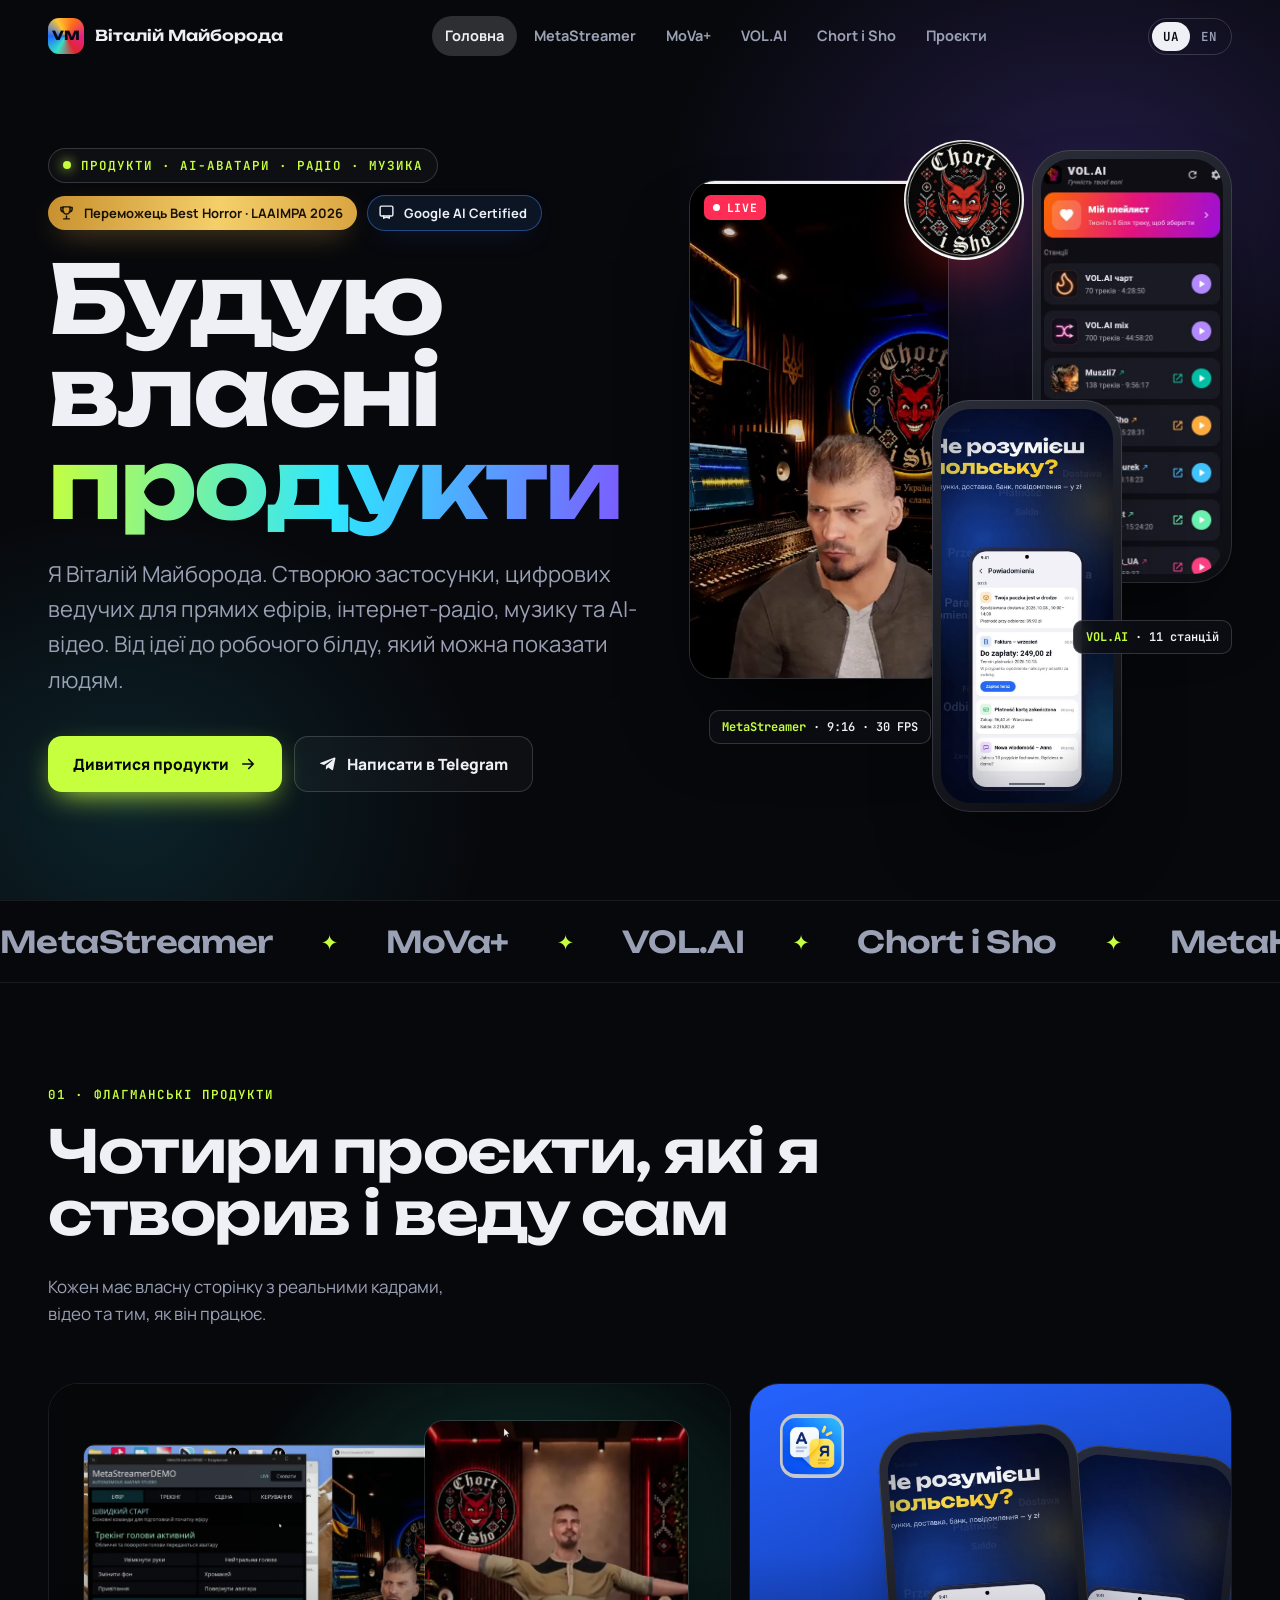
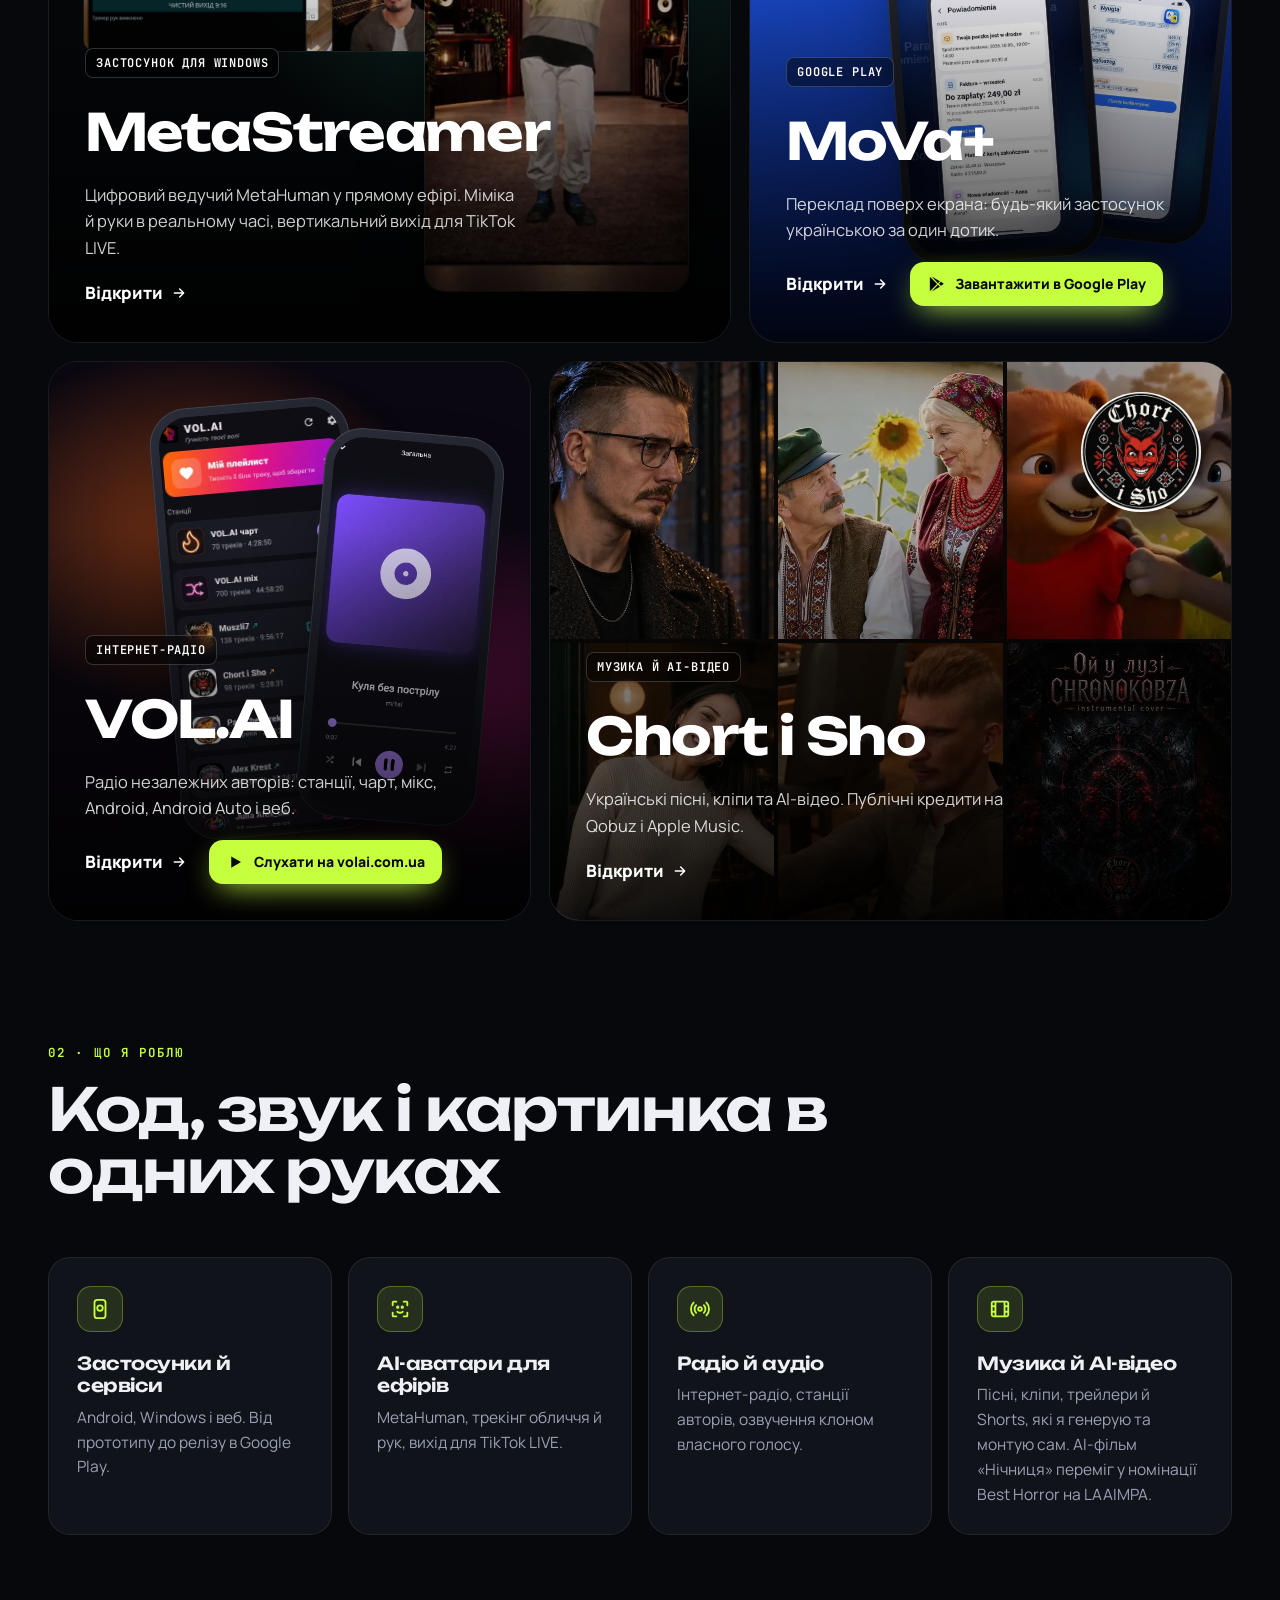
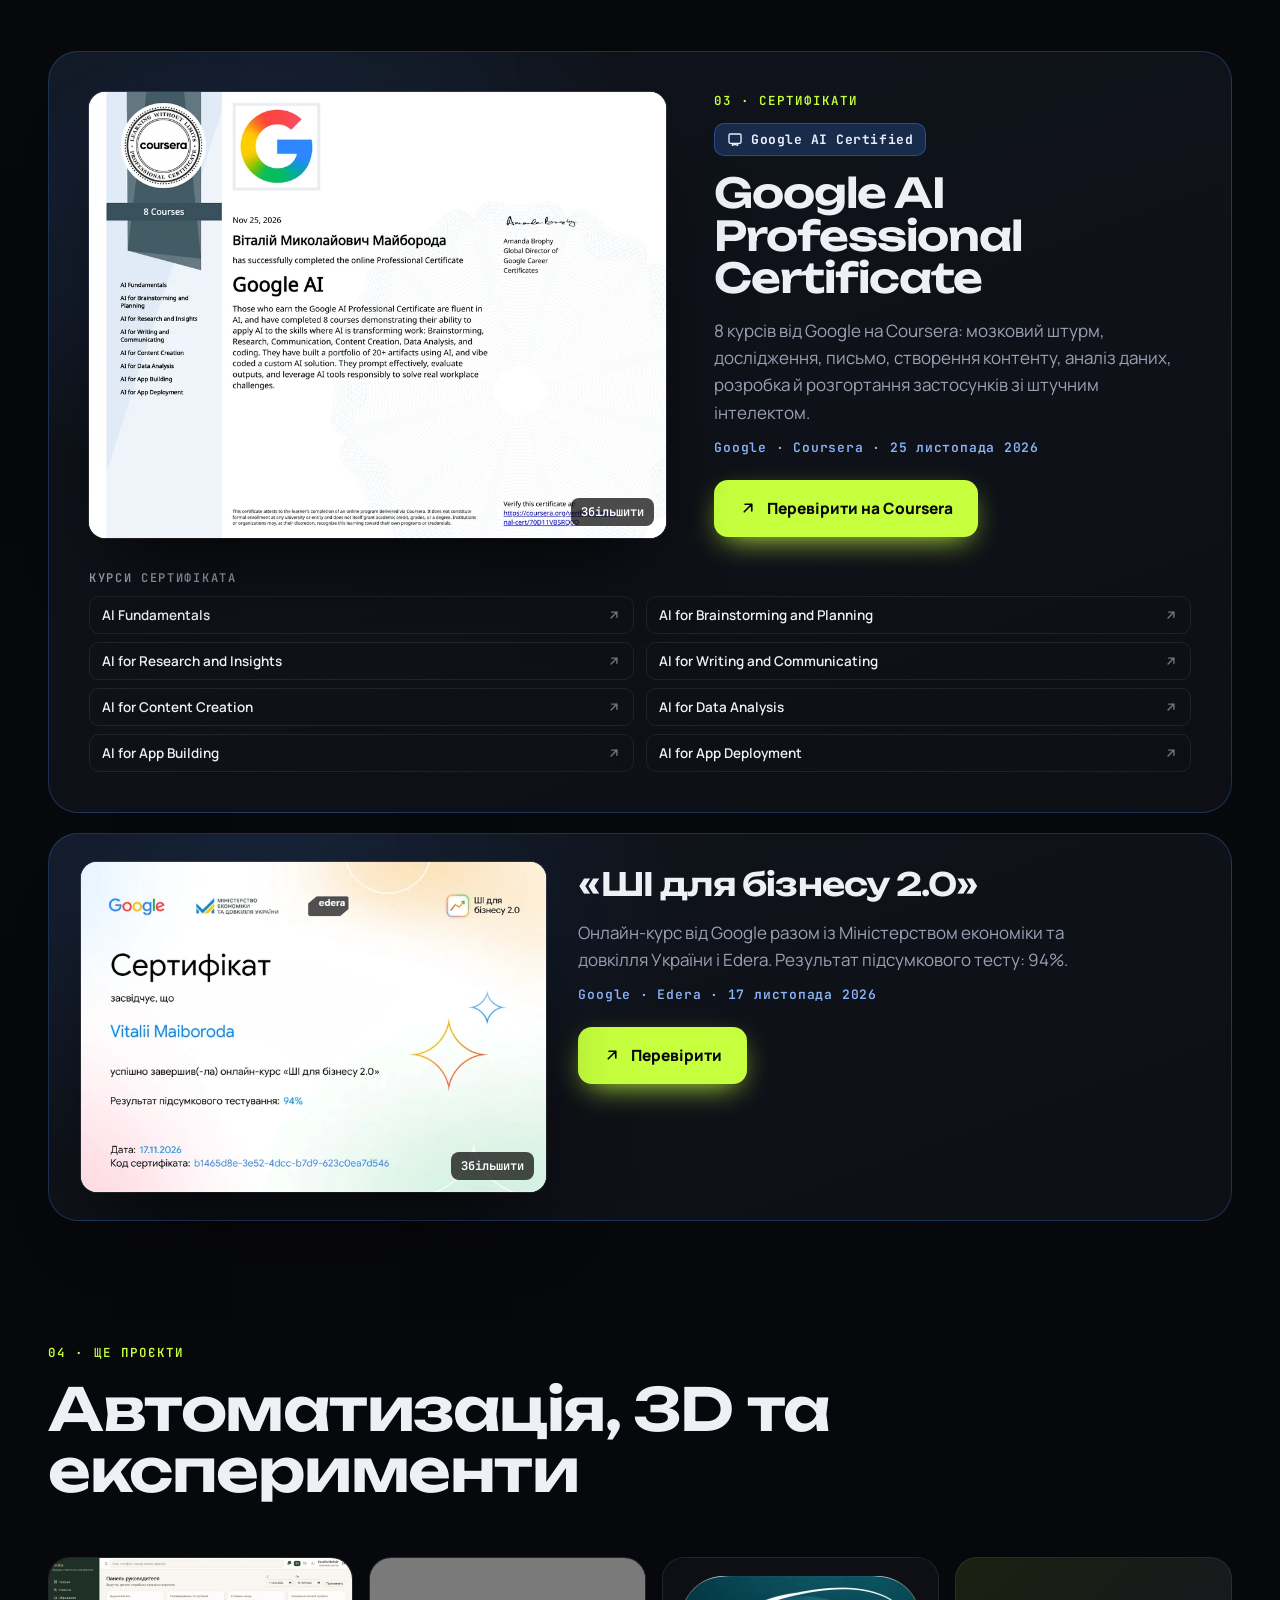
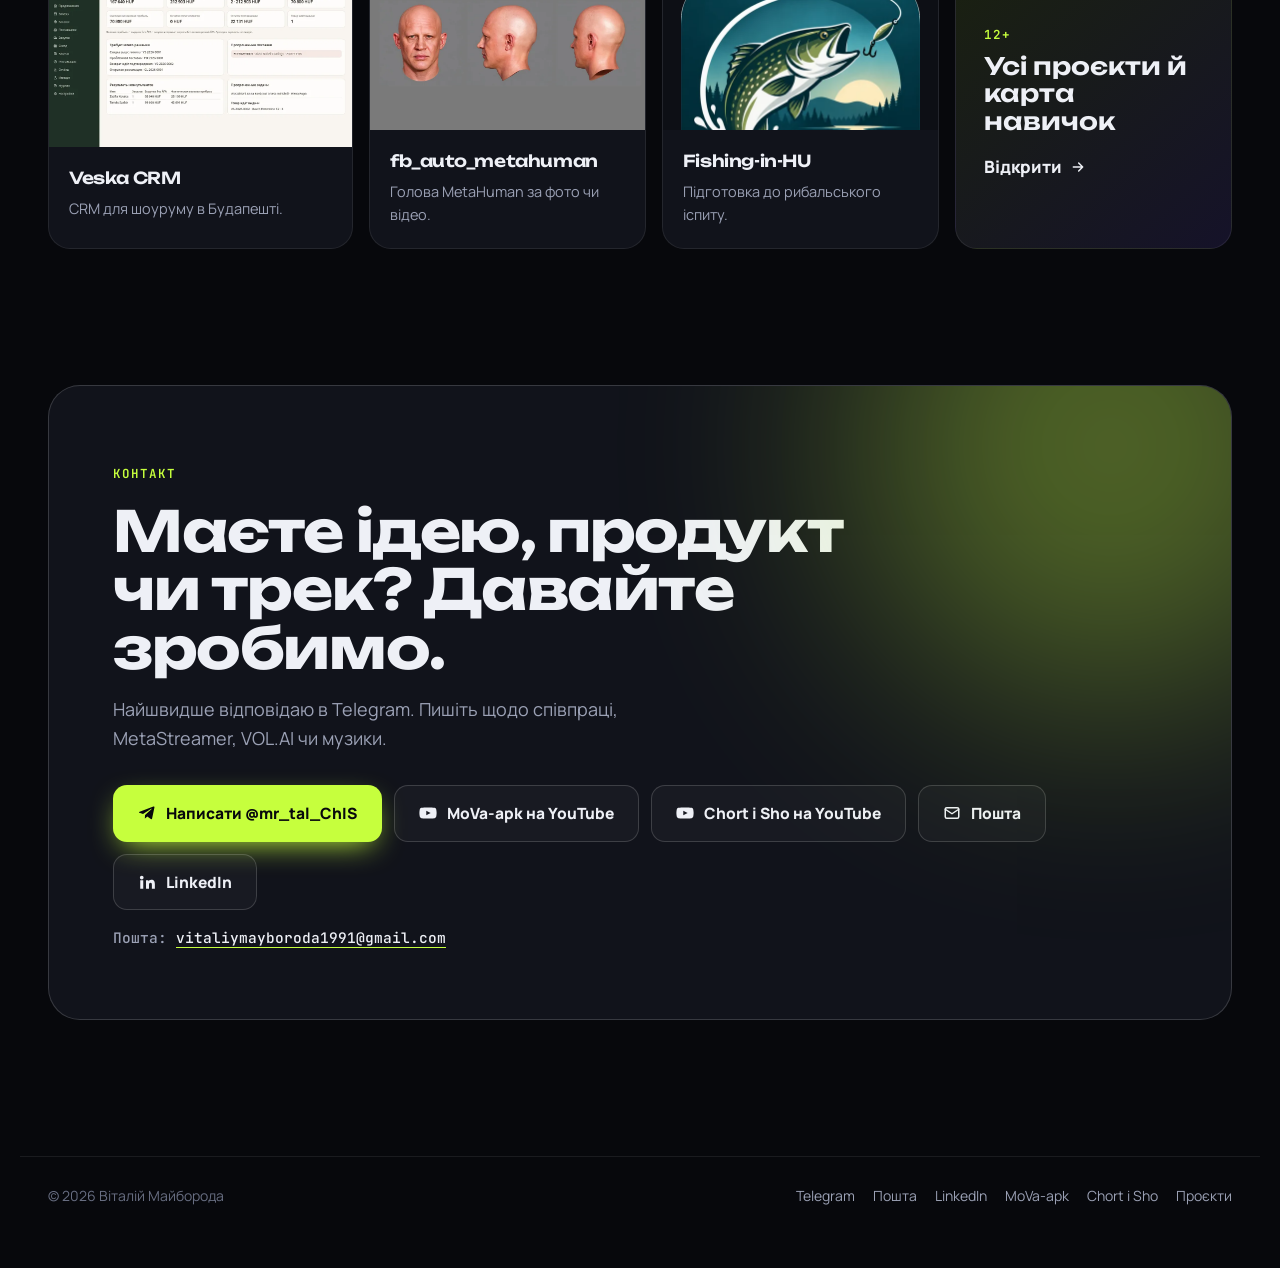
<file: index.html>
<!doctype html>
<html lang="uk" data-lang="uk" class="no-js">
<head>
<meta charset="utf-8">
<meta name="viewport" content="width=device-width,initial-scale=1">
<title>Віталій Майборода · власні продукти, AI-аватари, радіо й музика</title>
<meta name="description" content="Віталій Майборода створює власні продукти: MetaStreamer, MoVa+, VOL.AI і музичний проєкт Chort i Sho.">
<meta property="og:title" content="Віталій Майборода · власні продукти, AI-аватари, радіо й музика">
<meta property="og:type" content="website">
<link rel="icon" href="assets/img/favicon.svg" type="image/svg+xml">
<link rel="preconnect" href="https://fonts.googleapis.com"><link rel="preconnect" href="https://fonts.gstatic.com" crossorigin>
<link href="https://fonts.googleapis.com/css2?family=JetBrains+Mono:wght@500;600&family=Manrope:wght@400;500;600;700;800&family=Unbounded:wght@500;600;700&display=swap" rel="stylesheet">
<link rel="stylesheet" href="assets/css/site.css?v=20261125-3">
</head>
<body class="t-home" data-title-uk="Віталій Майборода · власні продукти, AI-аватари, радіо й музика" data-title-en="Vitalii Maiboroda · own products, AI avatars, radio and music" data-desc-uk="Віталій Майборода створює власні продукти: MetaStreamer, MoVa+, VOL.AI і музичний проєкт Chort i Sho." data-desc-en="Vitalii Maiboroda builds his own products: MetaStreamer, MoVa+, VOL.AI and the Chort i Sho music project.">
<a class="skip" href="#main"><span data-l="uk">Перейти до змісту</span><span data-l="en">Skip to content</span></a>
<header class="nav"><div class="wrap nav-in">
 <a class="brand" href="index.html"><span class="brand-m" aria-hidden="true">VM</span><span class="brand-t"><span data-l="uk">Віталій Майборода</span><span data-l="en">Vitalii Maiboroda</span></span></a>
 <nav data-aria-uk="Головне меню" data-aria-en="Main menu" aria-label="Головне меню"><ul class="menu" id="menu"><li><a href="index.html" aria-current="page"><span data-l="uk">Головна</span><span data-l="en">Home</span></a></li><li><a href="metastreamer.html"><span data-l="uk">MetaStreamer</span><span data-l="en">MetaStreamer</span></a></li><li><a href="movaplus.html"><span data-l="uk">MoVa+</span><span data-l="en">MoVa+</span></a></li><li><a href="volai.html"><span data-l="uk">VOL.AI</span><span data-l="en">VOL.AI</span></a></li><li><a href="chortisho.html"><span data-l="uk">Chort i Sho</span><span data-l="en">Chort i Sho</span></a></li><li><a href="projects.html"><span data-l="uk">Проєкти</span><span data-l="en">Projects</span></a></li></ul></nav>
 <div class="nav-r">
  <div class="lang" role="group" aria-label="Мова / Language"><button type="button" data-set="uk" aria-pressed="true" lang="uk">UA</button><button type="button" data-set="en" aria-pressed="false" lang="en">EN</button></div>
  <button class="burger" type="button" aria-controls="menu" aria-expanded="false" data-aria-uk="Меню" data-aria-en="Menu" aria-label="Меню"><span></span><span></span><span></span></button>
 </div>
</div></header>
<main id="main">

<section class="hero"><div class="wrap hero-g">
 <div>
  <span class="eyebrow pill rv"><i class="dot" aria-hidden="true"></i><span data-l="uk">Продукти · AI-аватари · Радіо · Музика</span><span data-l="en">Products · AI avatars · Radio · Music</span></span>
  <div class="hero-pills rv">
  <a class="award-pill" href="chortisho.html#award"><svg viewBox="0 0 24 24" fill="none" stroke="currentColor" stroke-width="2" stroke-linecap="round" stroke-linejoin="round"><path d="M8 21h8M12 17v4M7 4h10v5a5 5 0 0 1-10 0V4Z"/><path d="M17 5h3v2a4 4 0 0 1-4 4M7 5H4v2a4 4 0 0 0 4 4"/></svg><span><span data-l="uk">Переможець Best Horror · LAAIMPA 2026</span><span data-l="en">Winner Best Horror · LAAIMPA 2026</span></span></a>
  <a class="cert-pill" href="#certificates"><svg width="17" height="17" viewBox="0 0 24 24" fill="none" stroke="currentColor" stroke-width="2" stroke-linecap="round" stroke-linejoin="round" aria-hidden="true"><rect x="3" y="3" width="18" height="14" rx="2"/><path d="M8 17v3l4-1.5L16 20v-3"/></svg><span>Google AI Certified</span></a>
 </div>
  <h1 class="h-hero rv d1"><span data-l="uk">Будую власні <span class="grad">продукти</span></span><span data-l="en">I build my own <span class="grad">products</span></span></h1>
  <p class="lead rv d2"><span data-l="uk">Я Віталій Майборода. Створюю застосунки, цифрових ведучих для прямих ефірів, інтернет-радіо, музику та AI-відео. Від ідеї до робочого білду, який можна показати людям.</span><span data-l="en">I am Vitalii Maiboroda. I create apps, digital hosts for live streams, an internet radio, music and AI video. From an idea to a working build you can put in front of people.</span></p>
  <div class="btns rv d3"><a class="btn btn-p" href="#work"><span data-l="uk">Дивитися продукти</span><span data-l="en">See the products</span><svg viewBox="0 0 24 24" fill="none" stroke="currentColor" stroke-width="2.2" stroke-linecap="round" stroke-linejoin="round"><path d="M5 12h14M13 6l6 6-6 6"/></svg></a><a class="btn btn-g" href="https://t.me/mr_tal_ChIS" target="_blank" rel="noopener"><svg viewBox="0 0 24 24" fill="currentColor"><path d="M21.9 4.6 18.8 19.3c-.2 1-.9 1.3-1.7.8l-4.7-3.5-2.3 2.2c-.3.3-.5.5-1 .5l.3-4.8 8.8-7.9c.4-.3-.1-.5-.6-.2L6.7 13.2 2 11.8c-1-.3-1-1 .2-1.5l18.3-7c.9-.3 1.6.2 1.4 1.3Z"/></svg><span data-l="uk">Написати в Telegram</span><span data-l="en">Message on Telegram</span></a></div>
 </div>
 <div class="collage" aria-hidden="true">
  <div class="cl-ms"><video src="assets/img/ms-loop.mp4" poster="assets/img/ms-loop-poster.webp" autoplay muted loop playsinline></video><span class="live"><i class="dot"></i>LIVE</span></div>
  <img class="cl-chort" src="assets/img/chort-logo.webp" alt="">
  <div class="phone cl-vol nonotch"><img src="assets/img/vol-phone-stations.webp" alt=""></div>
  <div class="phone cl-mova nonotch"><img src="assets/img/mova-ad-pl.webp" alt=""></div>
  <div class="cl-tag cl-t1"><b>MetaStreamer</b> · 9:16 · 30 FPS</div>
  <div class="cl-tag cl-t2"><b>VOL.AI</b> · 11 <span data-l="uk">станцій</span><span data-l="en">stations</span></div>
 </div>
</div></section>

<div class="marquee" aria-hidden="true"><div class="marquee-in"><span>MetaStreamer</span><span>MoVa+</span><span>VOL.AI</span><span>Chort i Sho</span><span>MetaHuman</span><span>Android</span><span>Android Auto</span><span>Unreal Engine</span><span>AI video</span><span>Telegram bots</span><span>TikTok LIVE</span><span>MetaStreamer</span><span>MoVa+</span><span>VOL.AI</span><span>Chort i Sho</span><span>MetaHuman</span><span>Android</span><span>Android Auto</span><span>Unreal Engine</span><span>AI video</span><span>Telegram bots</span><span>TikTok LIVE</span></div></div>

<section class="sec" id="work"><div class="wrap">
 <div class="sec-hd rv"><div><span class="eyebrow">01 · <span data-l="uk">Флагманські продукти</span><span data-l="en">Flagship products</span></span><h2 class="h-sec"><span data-l="uk">Чотири проєкти, які я створив і веду сам</span><span data-l="en">Four projects I created and run myself</span></h2></div><p><span data-l="uk">Кожен має власну сторінку з реальними кадрами, відео та тим, як він працює.</span><span data-l="en">Each one has its own page with real footage, video and how it works.</span></p></div>
 <div class="tiles">
  <a class="tile tile-1 rv" href="metastreamer.html"><div class="tile-v tv-ms"><img class="b" src="assets/img/ms-ui.webp" alt="" loading="lazy"><img class="a" src="assets/img/ms-room.webp" alt="" loading="lazy"></div>
   <div class="tile-c"><span class="tag"><span data-l="uk">Застосунок для Windows</span><span data-l="en">Windows app</span></span><h3>MetaStreamer</h3><p><span data-l="uk">Цифровий ведучий MetaHuman у прямому ефірі. Міміка й руки в реальному часі, вертикальний вихід для TikTok LIVE.</span><span data-l="en">A MetaHuman digital host, live. Face and hands in real time, vertical output for TikTok LIVE.</span></p><span class="lnk"><span data-l="uk">Відкрити</span><span data-l="en">Open</span><svg viewBox="0 0 24 24" fill="none" stroke="currentColor" stroke-width="2.2" stroke-linecap="round" stroke-linejoin="round"><path d="M5 12h14M13 6l6 6-6 6"/></svg></span></div></a>
  <div class="tile tile-2 rv d1"><div class="tile-v tv-mova"><img class="logo" src="assets/img/mova-icon.webp" alt=""><div class="phone b nonotch"><img src="assets/img/mova-ad-hu.webp" alt="" loading="lazy"></div><div class="phone a nonotch"><img src="assets/img/mova-ad-pl.webp" alt="" loading="lazy"></div></div>
   <div class="tile-c"><span class="tag">Google Play</span><h3>MoVa+</h3><p><span data-l="uk">Переклад поверх екрана: будь-який застосунок українською за один дотик.</span><span data-l="en">On-screen translation: any app in Ukrainian with one tap.</span></p><div class="tile-act"><a class="lnk stretch" href="movaplus.html"><span data-l="uk">Відкрити</span><span data-l="en">Open</span><svg viewBox="0 0 24 24" fill="none" stroke="currentColor" stroke-width="2.2" stroke-linecap="round" stroke-linejoin="round"><path d="M5 12h14M13 6l6 6-6 6"/></svg></a><a class="btn btn-p btn-sm" href="https://play.google.com/store/apps/details?id=hu.ua.overlaytranslator.demo.play&amp;hl=uk" target="_blank" rel="noopener"><svg viewBox="0 0 24 24" fill="currentColor"><path d="M4.2 2.6c-.3.3-.4.7-.4 1.2v16.4c0 .5.1.9.4 1.2l9.3-9.4-9.3-9.4Zm10.4 10.5 2.6 2.6-11 6.3 8.4-8.9Zm0-2.2L6.2 2l11 6.3-2.6 2.6Zm3.9-1.8 2.8 1.6c.9.5.9 1.4 0 1.9l-2.8 1.6-2.8-2.6 2.8-2.5Z"/></svg><span data-l="uk">Завантажити в Google Play</span><span data-l="en">Get it on Google Play</span></a></div></div></div>
  <div class="tile tile-3 rv"><div class="tile-v tv-vol"><div class="phone a nonotch"><img src="assets/img/vol-phone-stations.webp" alt="" loading="lazy"></div><div class="phone b nonotch"><img src="assets/img/vol-phone-player.webp" alt="" loading="lazy"></div></div>
   <div class="tile-c"><span class="tag"><span data-l="uk">Інтернет-радіо</span><span data-l="en">Internet radio</span></span><h3>VOL.AI</h3><p><span data-l="uk">Радіо незалежних авторів: станції, чарт, мікс, Android, Android Auto і веб.</span><span data-l="en">An independent artists radio: stations, chart, mix, Android, Android Auto and web.</span></p><div class="tile-act"><a class="lnk stretch" href="volai.html"><span data-l="uk">Відкрити</span><span data-l="en">Open</span><svg viewBox="0 0 24 24" fill="none" stroke="currentColor" stroke-width="2.2" stroke-linecap="round" stroke-linejoin="round"><path d="M5 12h14M13 6l6 6-6 6"/></svg></a><a class="btn btn-p btn-sm" href="https://volai.com.ua/" target="_blank" rel="noopener"><svg viewBox="0 0 24 24" fill="currentColor"><path d="M7 4.5v15l13-7.5z"/></svg><span data-l="uk">Слухати на volai.com.ua</span><span data-l="en">Listen on volai.com.ua</span></a></div></div></div>
  <a class="tile tile-4 rv d1" href="chortisho.html"><div class="tile-v tv-chort"><div class="grid4"><img src="assets/img/yt/_XzLv8A5Qqc.webp" alt="" loading="lazy"><img src="assets/img/yt/0uQm21LS4cQ.webp" alt="" loading="lazy"><img src="assets/img/yt/1H8OzVrDCLM.webp" alt="" loading="lazy"><img src="assets/img/yt/Lbv3SUK76Xs.webp" alt="" loading="lazy"><img src="assets/img/yt/iTNrVqF2meU.webp" alt="" loading="lazy"><img src="assets/img/yt/BfnPFK28f38.webp" alt="" loading="lazy"></div><img class="logo" src="assets/img/chort-logo.webp" alt=""></div>
   <div class="tile-c"><span class="tag"><span data-l="uk">Музика й AI-відео</span><span data-l="en">Music & AI video</span></span><h3>Chort i Sho</h3><p><span data-l="uk">Українські пісні, кліпи та AI-відео. Публічні кредити на Qobuz і Apple Music.</span><span data-l="en">Ukrainian songs, music videos and AI video. Public credits on Qobuz and Apple Music.</span></p><span class="lnk"><span data-l="uk">Відкрити</span><span data-l="en">Open</span><svg viewBox="0 0 24 24" fill="none" stroke="currentColor" stroke-width="2.2" stroke-linecap="round" stroke-linejoin="round"><path d="M5 12h14M13 6l6 6-6 6"/></svg></span></div></a>
 </div>
</div></section>

<section class="sec" style="padding-top:20px"><div class="wrap">
 <div class="sec-hd rv"><div><span class="eyebrow">02 · <span data-l="uk">Що я роблю</span><span data-l="en">What I do</span></span><h2 class="h-sec"><span data-l="uk">Код, звук і картинка в одних руках</span><span data-l="en">Code, sound and picture in one pair of hands</span></h2></div></div>
 <div class="what">
  <div class="feat rv "><div class="ic" aria-hidden="true"><svg viewBox="0 0 24 24" fill="none" stroke="currentColor" stroke-width="2"><rect x="6" y="2" width="12" height="20" rx="3"/><circle cx="12" cy="11" r="3"/></svg></div><h3><span data-l="uk">Застосунки й сервіси</span><span data-l="en">Apps and services</span></h3><p><span data-l="uk">Android, Windows і веб. Від прототипу до релізу в Google Play.</span><span data-l="en">Android, Windows and web. From prototype to a release on Google Play.</span></p></div>
  <div class="feat rv d1"><div class="ic" aria-hidden="true"><svg viewBox="0 0 24 24" fill="none" stroke="currentColor" stroke-width="2" stroke-linecap="round"><path d="M4 8V5a1 1 0 0 1 1-1h3M16 4h3a1 1 0 0 1 1 1v3M20 16v3a1 1 0 0 1-1 1h-3M8 20H5a1 1 0 0 1-1-1v-3"/><circle cx="9.5" cy="10" r=".8" fill="currentColor"/><circle cx="14.5" cy="10" r=".8" fill="currentColor"/><path d="M9 15c1.7 1.3 4.3 1.3 6 0"/></svg></div><h3><span data-l="uk">AI-аватари для ефірів</span><span data-l="en">AI avatars for streams</span></h3><p><span data-l="uk">MetaHuman, трекінг обличчя й рук, вихід для TikTok LIVE.</span><span data-l="en">MetaHuman, face and hand tracking, output for TikTok LIVE.</span></p></div>
  <div class="feat rv d2"><div class="ic" aria-hidden="true"><svg viewBox="0 0 24 24" fill="none" stroke="currentColor" stroke-width="2" stroke-linecap="round"><circle cx="12" cy="12" r="2"/><path d="M16.2 7.8a6 6 0 0 1 0 8.4M7.8 16.2a6 6 0 0 1 0-8.4M19 5a10 10 0 0 1 0 14M5 19A10 10 0 0 1 5 5"/></svg></div><h3><span data-l="uk">Радіо й аудіо</span><span data-l="en">Radio and audio</span></h3><p><span data-l="uk">Інтернет-радіо, станції авторів, озвучення клоном власного голосу.</span><span data-l="en">Internet radio, artist stations, voice-over with a clone of my own voice.</span></p></div>
  <div class="feat rv d3"><div class="ic" aria-hidden="true"><svg viewBox="0 0 24 24" fill="none" stroke="currentColor" stroke-width="2"><rect x="3" y="4" width="18" height="16" rx="2"/><path d="M7 4v16M17 4v16M3 9h4M3 15h4M17 9h4M17 15h4"/></svg></div><h3><span data-l="uk">Музика й AI-відео</span><span data-l="en">Music and AI video</span></h3><p><span data-l="uk">Пісні, кліпи, трейлери й Shorts, які я генерую та монтую сам. AI-фільм «Нічниця» переміг у номінації Best Horror на LAAIMPA.</span><span data-l="en">Songs, music videos, trailers and Shorts I generate and edit myself. My AI film Nichnytsia won Best Horror at LAAIMPA.</span></p></div>
 </div>
</div></section>


<section class="sec" id="certificates" style="padding-top:20px"><div class="wrap"><div class="cert rv">
 <button type="button" class="cert-img" data-lightbox="assets/img/google-ai-cert.webp" data-lightbox-alt-uk="Сертифікат Google AI Professional Certificate, виданий Віталію Майбороді 25 листопада 2026" data-lightbox-alt-en="Google AI Professional Certificate issued to Vitalii Maiboroda on 25 November 2026" data-aria-uk="Відкрити сертифікат у повному розмірі" data-aria-en="Open the certificate full size" aria-label="Відкрити сертифікат у повному розмірі"><img src="assets/img/google-ai-cert-sm.webp" alt="Google AI Professional Certificate, Віталій Майборода, 25 листопада 2026" width="960" height="742" loading="lazy"><span class="zoom" aria-hidden="true"><span data-l="uk">Збільшити</span><span data-l="en">Enlarge</span></span></button>
 <div class="cert-tx">
  <span class="eyebrow">03 · <span data-l="uk">Сертифікати</span><span data-l="en">Certificates</span></span>
  <span class="cert-badge"><svg width="16" height="16" viewBox="0 0 24 24" fill="none" stroke="currentColor" stroke-width="2" stroke-linecap="round" stroke-linejoin="round" aria-hidden="true"><rect x="3" y="3" width="18" height="14" rx="2"/><path d="M8 17v3l4-1.5L16 20v-3"/></svg>Google AI Certified</span>
  <h2 class="h-sec">Google AI Professional Certificate</h2>
  <p><span data-l="uk">8 курсів від Google на Coursera: мозковий штурм, дослідження, письмо, створення контенту, аналіз даних, розробка й розгортання застосунків зі штучним інтелектом.</span><span data-l="en">8 courses from Google on Coursera: brainstorming, research, writing, content creation, data analysis, app building and deployment with AI.</span></p>
  <p class="cert-meta">Google · Coursera · <span data-l="uk">25 листопада 2026</span><span data-l="en">25 November 2026</span></p>
  <div class="btns"><a class="btn btn-p" href="https://coursera.org/verify/professional-cert/70D11VBSRQ0Q" target="_blank" rel="noopener"><svg width="18" height="18" viewBox="0 0 24 24" fill="none" stroke="currentColor" stroke-width="2.2" stroke-linecap="round" stroke-linejoin="round" aria-hidden="true"><path d="M7 17 17 7M8 7h9v9"/></svg><span data-l="uk">Перевірити на Coursera</span><span data-l="en">Verify on Coursera</span></a></div>
 </div>
 <div class="cert-courses">
  <p class="cert-list-t"><span data-l="uk">Курси сертифіката</span><span data-l="en">Certificate courses</span></p>
  <ul class="cert-list">
   <li><a href="https://coursera.org/verify/5CK33HIRVY8R" target="_blank" rel="noopener">AI Fundamentals<svg width="14" height="14" viewBox="0 0 24 24" fill="none" stroke="currentColor" stroke-width="2.4" stroke-linecap="round" stroke-linejoin="round" aria-hidden="true"><path d="M7 17 17 7M8 7h9v9"/></svg></a></li>
   <li><a href="https://coursera.org/verify/8SE3LF9USFU9" target="_blank" rel="noopener">AI for Brainstorming and Planning<svg width="14" height="14" viewBox="0 0 24 24" fill="none" stroke="currentColor" stroke-width="2.4" stroke-linecap="round" stroke-linejoin="round" aria-hidden="true"><path d="M7 17 17 7M8 7h9v9"/></svg></a></li>
   <li><a href="https://coursera.org/verify/0AQ5QNQ81GNY" target="_blank" rel="noopener">AI for Research and Insights<svg width="14" height="14" viewBox="0 0 24 24" fill="none" stroke="currentColor" stroke-width="2.4" stroke-linecap="round" stroke-linejoin="round" aria-hidden="true"><path d="M7 17 17 7M8 7h9v9"/></svg></a></li>
   <li><a href="https://coursera.org/verify/BB0LGGZSPRGV" target="_blank" rel="noopener">AI for Writing and Communicating<svg width="14" height="14" viewBox="0 0 24 24" fill="none" stroke="currentColor" stroke-width="2.4" stroke-linecap="round" stroke-linejoin="round" aria-hidden="true"><path d="M7 17 17 7M8 7h9v9"/></svg></a></li>
   <li><a href="https://coursera.org/verify/4OXK4JSGIQU8" target="_blank" rel="noopener">AI for Content Creation<svg width="14" height="14" viewBox="0 0 24 24" fill="none" stroke="currentColor" stroke-width="2.4" stroke-linecap="round" stroke-linejoin="round" aria-hidden="true"><path d="M7 17 17 7M8 7h9v9"/></svg></a></li>
   <li><a href="https://coursera.org/verify/Q1VDCRKYP6TZ" target="_blank" rel="noopener">AI for Data Analysis<svg width="14" height="14" viewBox="0 0 24 24" fill="none" stroke="currentColor" stroke-width="2.4" stroke-linecap="round" stroke-linejoin="round" aria-hidden="true"><path d="M7 17 17 7M8 7h9v9"/></svg></a></li>
   <li><a href="https://coursera.org/verify/2TL2ZC0VZRCF" target="_blank" rel="noopener">AI for App Building<svg width="14" height="14" viewBox="0 0 24 24" fill="none" stroke="currentColor" stroke-width="2.4" stroke-linecap="round" stroke-linejoin="round" aria-hidden="true"><path d="M7 17 17 7M8 7h9v9"/></svg></a></li>
   <li><a href="https://coursera.org/verify/EPEPDN8DVC1A" target="_blank" rel="noopener">AI for App Deployment<svg width="14" height="14" viewBox="0 0 24 24" fill="none" stroke="currentColor" stroke-width="2.4" stroke-linecap="round" stroke-linejoin="round" aria-hidden="true"><path d="M7 17 17 7M8 7h9v9"/></svg></a></li>
  </ul>
 </div>
</div>
<div class="cert cert-2 rv">
 <button type="button" class="cert-img" data-lightbox="assets/img/ai-business-cert.webp" data-lightbox-alt-uk="Сертифікат «ШІ для бізнесу 2.0», виданий Віталію Майбороді 17 листопада 2026, результат тесту 94%" data-lightbox-alt-en="AI for Business 2.0 certificate issued to Vitalii Maiboroda on 17 November 2026, test result 94%" data-aria-uk="Відкрити сертифікат у повному розмірі" data-aria-en="Open the certificate full size" aria-label="Відкрити сертифікат у повному розмірі"><img src="assets/img/ai-business-cert-sm.webp" alt="Сертифікат «ШІ для бізнесу 2.0», Vitalii Maiboroda, 17 листопада 2026, 94%" width="720" height="510" loading="lazy"><span class="zoom" aria-hidden="true"><span data-l="uk">Збільшити</span><span data-l="en">Enlarge</span></span></button>
 <div class="cert-tx">
  <h3 class="h-sec"><span data-l="uk">«ШІ для бізнесу 2.0»</span><span data-l="en">AI for Business 2.0</span></h3>
  <p><span data-l="uk">Онлайн-курс від Google разом із Міністерством економіки та довкілля України і Edera. Результат підсумкового тесту: 94%.</span><span data-l="en">An online course by Google together with the Ministry of Economy and Environment of Ukraine and Edera. Final test result: 94%.</span></p>
  <p class="cert-meta">Google · Edera · <span data-l="uk">17 листопада 2026</span><span data-l="en">17 November 2026</span></p>
  <div class="btns"><a class="btn btn-p" href="https://google.ederalms.com/uk/verifycertificate/?uuid=b1465d8e-3e52-4dcc-b7d9-623c0ea7d546" target="_blank" rel="noopener"><svg width="18" height="18" viewBox="0 0 24 24" fill="none" stroke="currentColor" stroke-width="2.2" stroke-linecap="round" stroke-linejoin="round" aria-hidden="true"><path d="M7 17 17 7M8 7h9v9"/></svg><span data-l="uk">Перевірити</span><span data-l="en">Verify</span></a></div>
 </div>
</div></div></section>

<section class="sec" style="padding-top:20px"><div class="wrap">
 <div class="sec-hd rv"><div><span class="eyebrow">04 · <span data-l="uk">Ще проєкти</span><span data-l="en">More projects</span></span><h2 class="h-sec"><span data-l="uk">Автоматизація, 3D та експерименти</span><span data-l="en">Automation, 3D and experiments</span></h2></div></div>
 <div class="more">
  <a class="mini rv" href="projects.html"><div class="im"><img src="assets/img/p-veska.webp" alt="" loading="lazy"></div><div class="tx"><h3>Veska CRM</h3><p><span data-l="uk">CRM для шоуруму в Будапешті.</span><span data-l="en">A CRM for a showroom in Budapest.</span></p></div></a>
  <a class="mini rv d1" href="projects.html"><div class="im"><img src="assets/img/p-fbhead.webp" alt="" loading="lazy" style="object-fit:contain;background:#7a7a7a"></div><div class="tx"><h3>fb_auto_metahuman</h3><p><span data-l="uk">Голова MetaHuman за фото чи відео.</span><span data-l="en">A MetaHuman head from a photo or video.</span></p></div></a>
  <a class="mini rv d2" href="projects.html"><div class="im contain"><img src="assets/img/p-fishing.webp" alt="" loading="lazy"></div><div class="tx"><h3>Fishing-in-HU</h3><p><span data-l="uk">Підготовка до рибальського іспиту.</span><span data-l="en">Fishing licence exam prep.</span></p></div></a>
  <a class="mini all rv d3" href="projects.html"><span class="eyebrow">12+</span><b><span data-l="uk">Усі проєкти й карта навичок</span><span data-l="en">All projects and the skills map</span></b><span class="lnk"><span data-l="uk">Відкрити</span><span data-l="en">Open</span><svg viewBox="0 0 24 24" fill="none" stroke="currentColor" stroke-width="2.2" stroke-linecap="round" stroke-linejoin="round"><path d="M5 12h14M13 6l6 6-6 6"/></svg></span></a>
 </div>
</div></section>
<section class="sec" id="contact"><div class="wrap"><div class="cta rv"><div class="glow" aria-hidden="true"></div>
<span class="eyebrow"><span data-l="uk">Контакт</span><span data-l="en">Contact</span></span><h2><span data-l="uk">Маєте ідею, продукт чи трек? Давайте зробимо.</span><span data-l="en">Got an idea, a product or a track? Let's build it.</span></h2><p><span data-l="uk">Найшвидше відповідаю в Telegram. Пишіть щодо співпраці, MetaStreamer, VOL.AI чи музики.</span><span data-l="en">Telegram is the fastest way to reach me. Write about collaboration, MetaStreamer, VOL.AI or music.</span></p><div class="btns"><a class="btn btn-p" href="https://t.me/mr_tal_ChIS" target="_blank" rel="noopener"><svg viewBox="0 0 24 24" fill="currentColor"><path d="M21.9 4.6 18.8 19.3c-.2 1-.9 1.3-1.7.8l-4.7-3.5-2.3 2.2c-.3.3-.5.5-1 .5l.3-4.8 8.8-7.9c.4-.3-.1-.5-.6-.2L6.7 13.2 2 11.8c-1-.3-1-1 .2-1.5l18.3-7c.9-.3 1.6.2 1.4 1.3Z"/></svg><span data-l="uk">Написати @mr_tal_ChIS</span><span data-l="en">Message @mr_tal_ChIS</span></a><a class="btn btn-g" href="https://www.youtube.com/@MoVa-apk/shorts" target="_blank" rel="noopener"><svg viewBox="0 0 24 24" fill="currentColor"><path d="M23 7.2a3 3 0 0 0-2.1-2.1C19 4.6 12 4.6 12 4.6s-7 0-8.9.5A3 3 0 0 0 1 7.2 31 31 0 0 0 .5 12a31 31 0 0 0 .5 4.8 3 3 0 0 0 2.1 2.1c1.9.5 8.9.5 8.9.5s7 0 8.9-.5a3 3 0 0 0 2.1-2.1 31 31 0 0 0 .5-4.8 31 31 0 0 0-.5-4.8ZM9.7 15.1V8.9l5.8 3.1-5.8 3.1Z"/></svg><span data-l="uk">MoVa-apk на YouTube</span><span data-l="en">MoVa-apk on YouTube</span></a><a class="btn btn-g" href="https://www.youtube.com/@Chort_i_Sho" target="_blank" rel="noopener"><svg viewBox="0 0 24 24" fill="currentColor"><path d="M23 7.2a3 3 0 0 0-2.1-2.1C19 4.6 12 4.6 12 4.6s-7 0-8.9.5A3 3 0 0 0 1 7.2 31 31 0 0 0 .5 12a31 31 0 0 0 .5 4.8 3 3 0 0 0 2.1 2.1c1.9.5 8.9.5 8.9.5s7 0 8.9-.5a3 3 0 0 0 2.1-2.1 31 31 0 0 0 .5-4.8 31 31 0 0 0-.5-4.8ZM9.7 15.1V8.9l5.8 3.1-5.8 3.1Z"/></svg><span data-l="uk">Chort i Sho на YouTube</span><span data-l="en">Chort i Sho on YouTube</span></a><a class="btn btn-g" href="mailto:vitaliymayboroda1991@gmail.com"><svg viewBox="0 0 24 24" fill="none" stroke="currentColor" stroke-width="2" stroke-linecap="round" stroke-linejoin="round"><rect x="3" y="5" width="18" height="14" rx="2"/><path d="m3 7 9 6 9-6"/></svg><span data-l="uk">Пошта</span><span data-l="en">Email</span></a><a class="btn btn-g" href="https://www.linkedin.com/in/%D0%B2%D1%96%D1%82%D0%B0%D0%BB%D1%96%D0%B9-%D0%BC%D0%B0%D0%B9%D0%B1%D0%BE%D1%80%D0%BE%D0%B4%D0%B0-47b2a643a/" target="_blank" rel="noopener"><svg viewBox="0 0 24 24" fill="currentColor"><path d="M4.98 3.5a2.5 2.5 0 1 1 0 5 2.5 2.5 0 0 1 0-5ZM3 9.5h4V21H3V9.5Zm7 0h3.8v1.6h.1c.5-1 1.8-2 3.8-2 4 0 4.8 2.6 4.8 6V21h-4v-5.2c0-1.3 0-2.9-1.8-2.9s-2 1.4-2 2.8V21h-4V9.5Z"/></svg>LinkedIn</a></div><p class="cta-mail"><span data-l="uk">Пошта</span><span data-l="en">Email</span>: <a href="mailto:vitaliymayboroda1991@gmail.com">vitaliymayboroda1991@gmail.com</a></p></div></div></section>

</main>

<footer><div class="wrap foot"><span>© 2026 <span data-l="uk">Віталій Майборода</span><span data-l="en">Vitalii Maiboroda</span></span><span><a href="https://t.me/mr_tal_ChIS" target="_blank" rel="noopener">Telegram</a><a href="mailto:vitaliymayboroda1991@gmail.com"><span data-l="uk">Пошта</span><span data-l="en">Email</span></a><a href="https://www.linkedin.com/in/%D0%B2%D1%96%D1%82%D0%B0%D0%BB%D1%96%D0%B9-%D0%BC%D0%B0%D0%B9%D0%B1%D0%BE%D1%80%D0%BE%D0%B4%D0%B0-47b2a643a/" target="_blank" rel="noopener">LinkedIn</a><a href="https://www.youtube.com/@MoVa-apk/shorts" target="_blank" rel="noopener">MoVa-apk</a><a href="https://www.youtube.com/@Chort_i_Sho" target="_blank" rel="noopener">Chort i Sho</a><a href="projects.html"><span data-l="uk">Проєкти</span><span data-l="en">Projects</span></a></span></div></footer>
<script src="assets/js/main.js?v=20261125-3"></script>
</body>
</html>
</file>
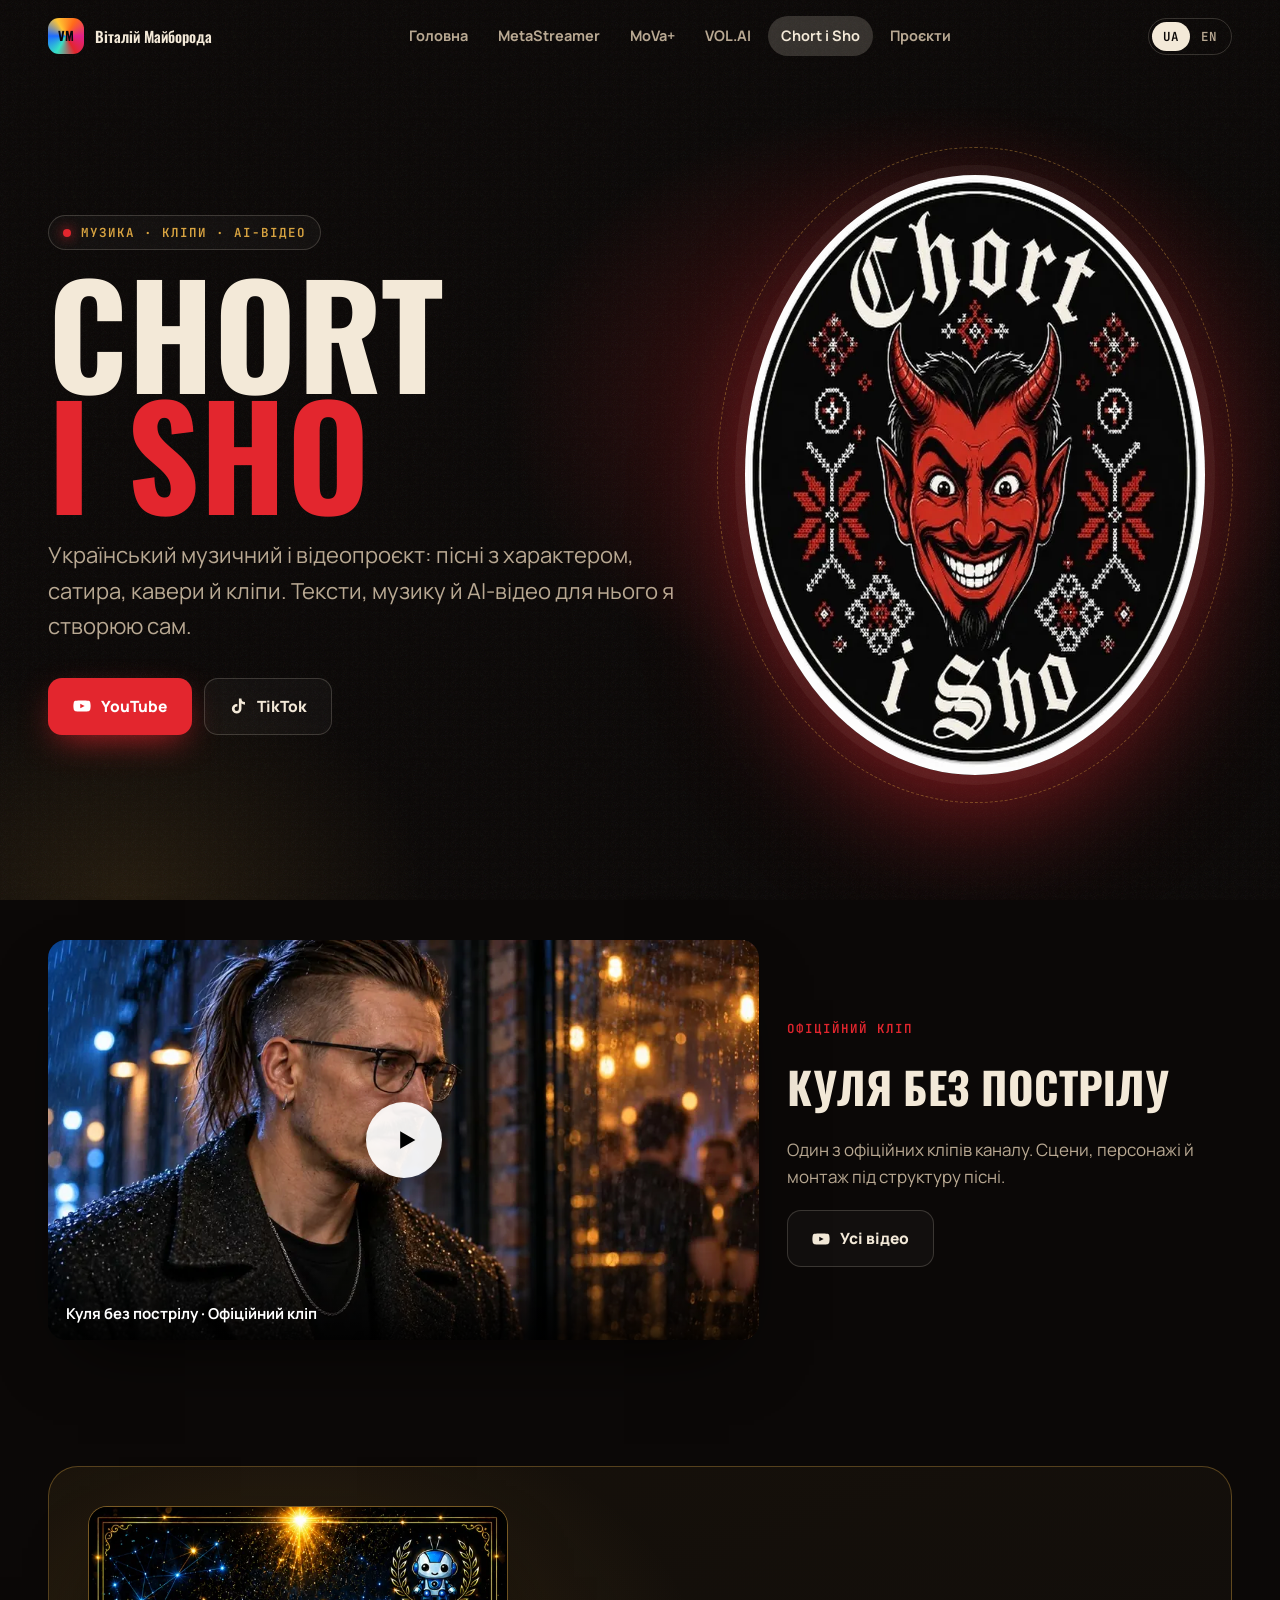
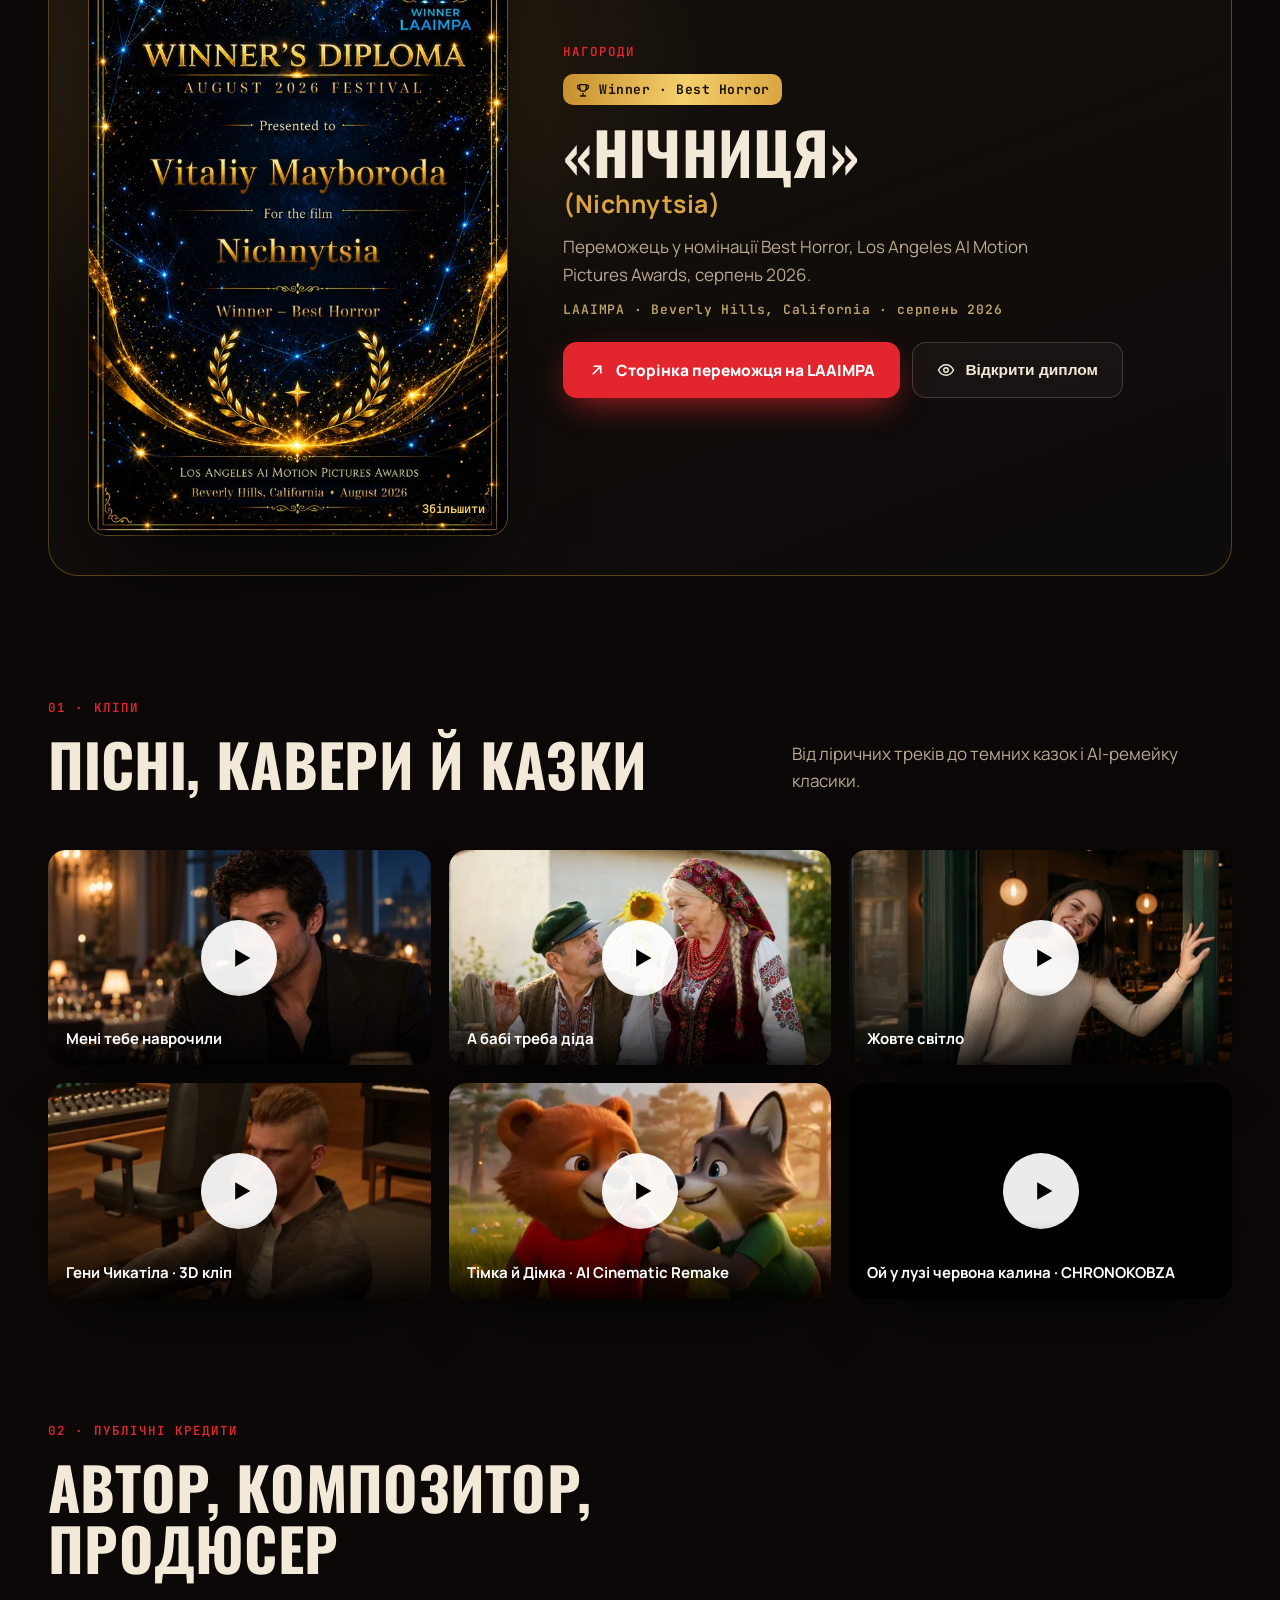
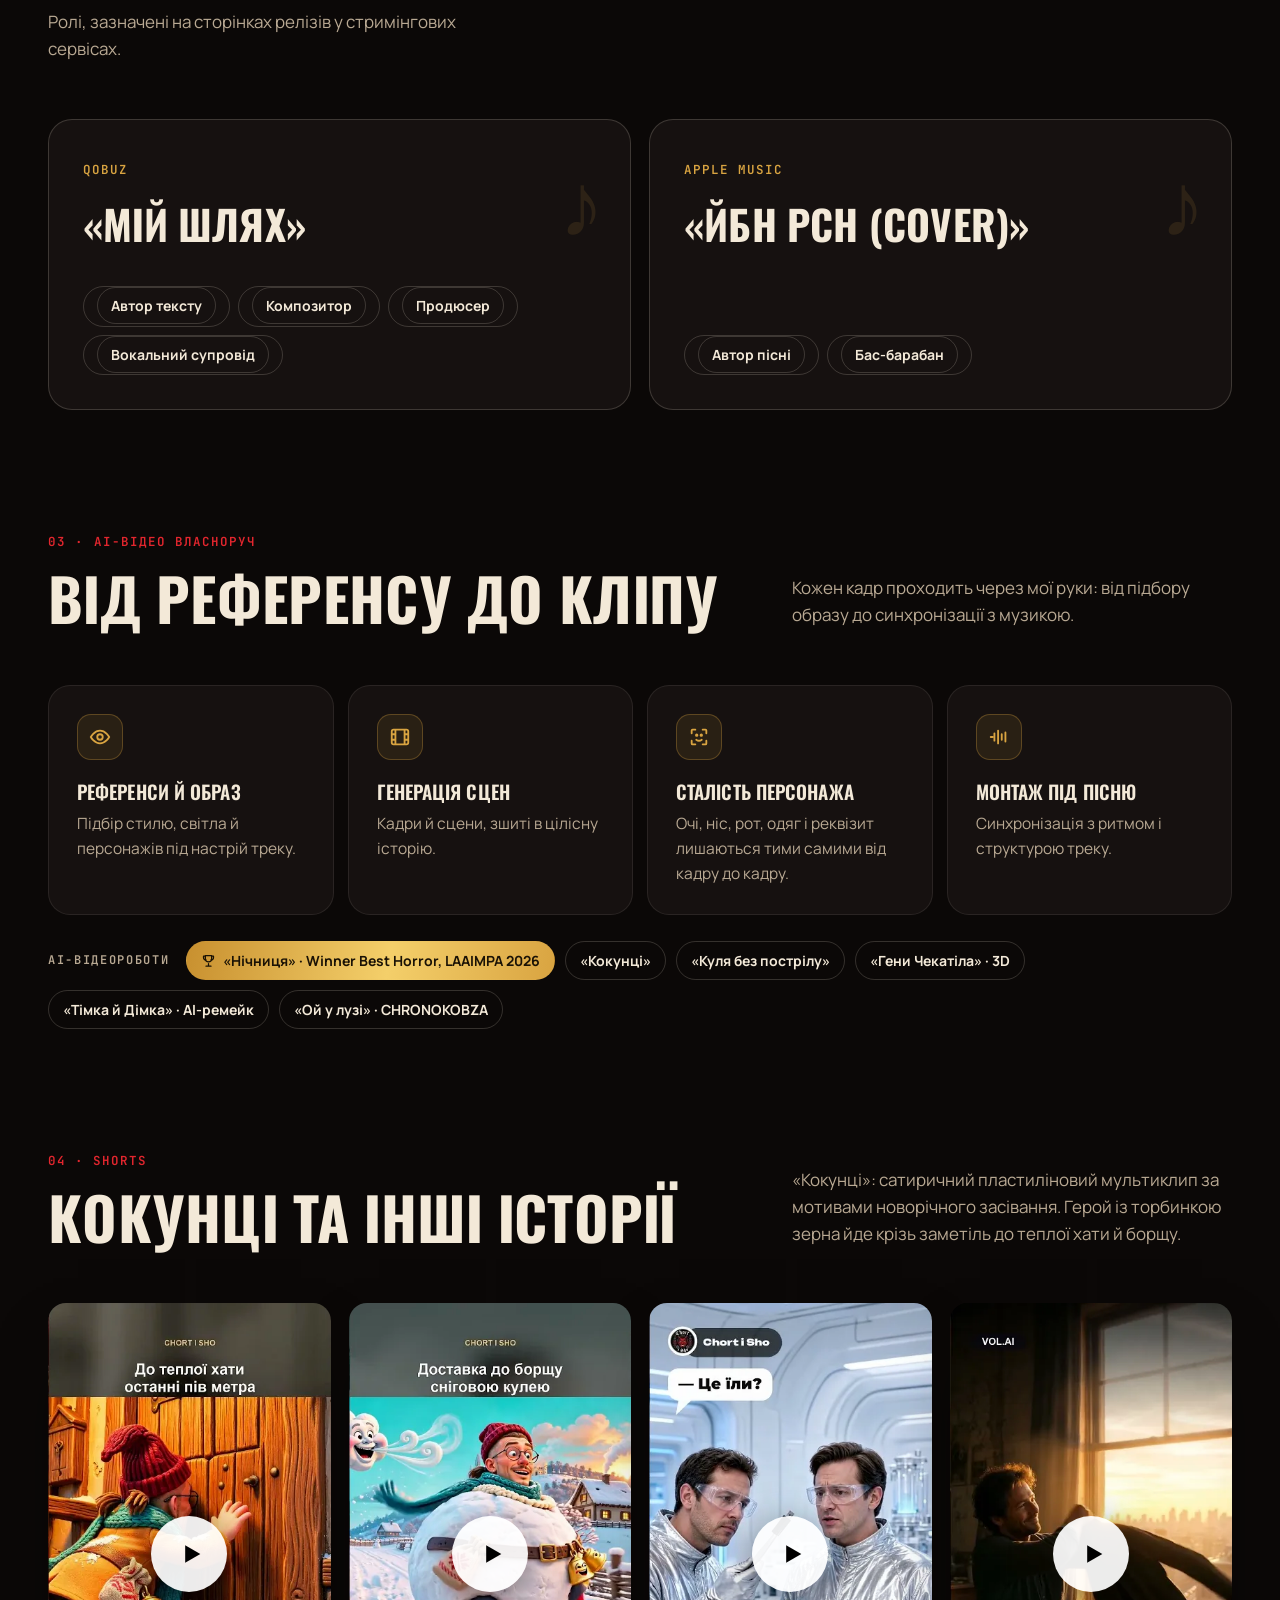
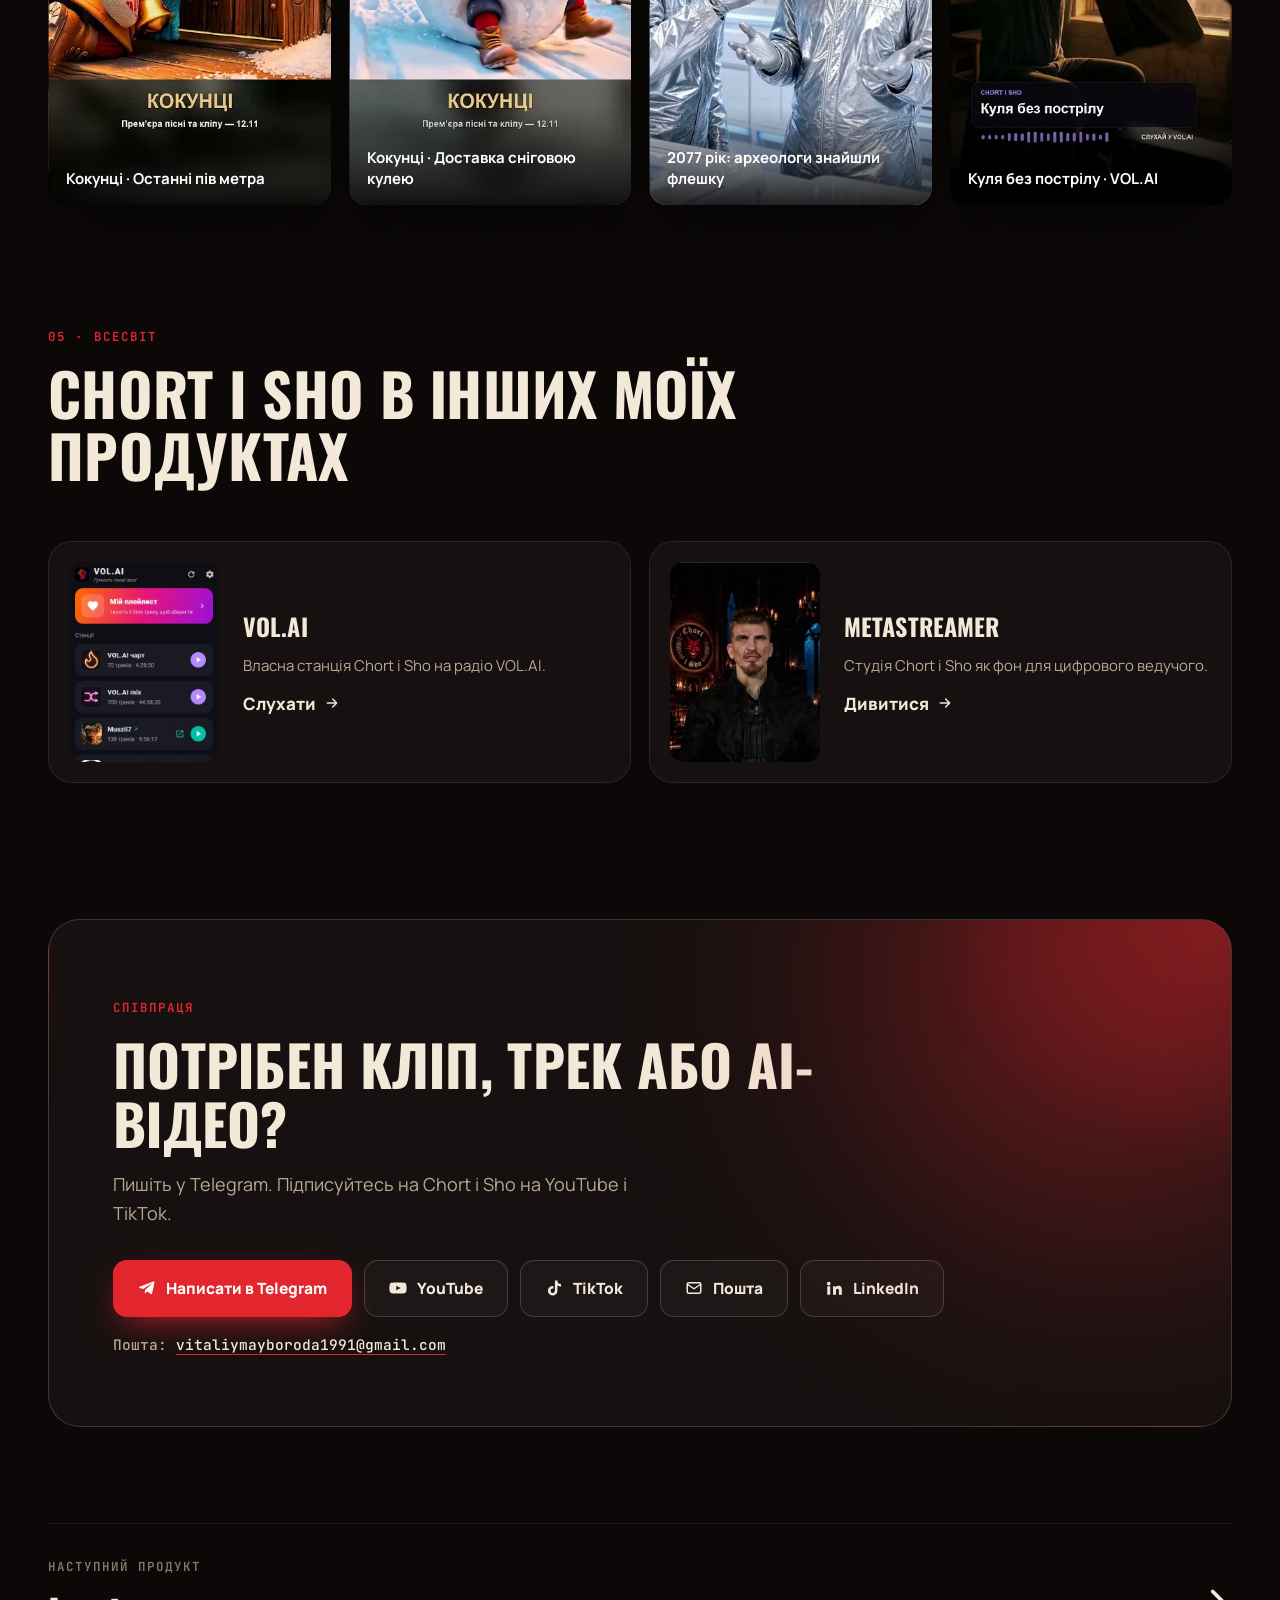
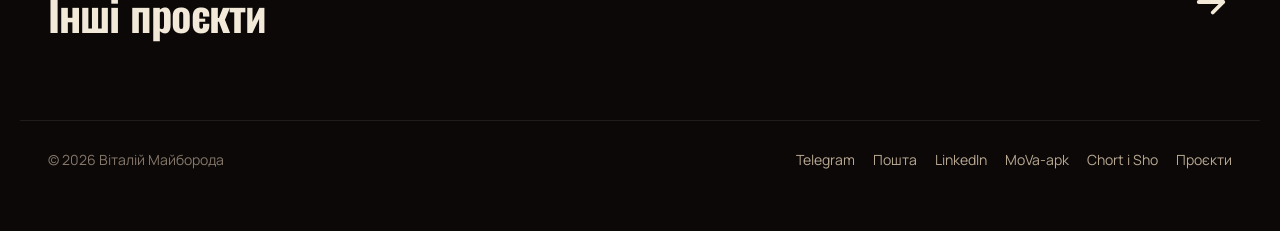
<file: chortisho.html>
<!doctype html>
<html lang="uk" data-lang="uk" class="no-js">
<head>
<meta charset="utf-8">
<meta name="viewport" content="width=device-width,initial-scale=1">
<title>Chort i Sho · музика, кліпи й AI-відео</title>
<meta name="description" content="Chort i Sho: український музичний і відеопроєкт. Кліпи, AI-відео, публічні кредити на Qobuz і Apple Music.">
<meta property="og:title" content="Chort i Sho · музика, кліпи й AI-відео">
<meta property="og:type" content="website">
<link rel="icon" href="assets/img/favicon.svg" type="image/svg+xml">
<link rel="preconnect" href="https://fonts.googleapis.com"><link rel="preconnect" href="https://fonts.gstatic.com" crossorigin>
<link href="https://fonts.googleapis.com/css2?family=JetBrains+Mono:wght@500;600&family=Manrope:wght@400;500;600;700;800&family=Unbounded:wght@500;600;700&display=swap&family=Oswald:wght@500;600;700" rel="stylesheet">
<link rel="stylesheet" href="assets/css/site.css?v=20261125-3">
</head>
<body class="t-chort" data-title-uk="Chort i Sho · музика, кліпи й AI-відео" data-title-en="Chort i Sho · music, videos and AI video" data-desc-uk="Chort i Sho: український музичний і відеопроєкт. Кліпи, AI-відео, публічні кредити на Qobuz і Apple Music." data-desc-en="Chort i Sho: a Ukrainian music and video project. Music videos, AI video, public credits on Qobuz and Apple Music.">
<a class="skip" href="#main"><span data-l="uk">Перейти до змісту</span><span data-l="en">Skip to content</span></a>
<header class="nav"><div class="wrap nav-in">
 <a class="brand" href="index.html"><span class="brand-m" aria-hidden="true">VM</span><span class="brand-t"><span data-l="uk">Віталій Майборода</span><span data-l="en">Vitalii Maiboroda</span></span></a>
 <nav data-aria-uk="Головне меню" data-aria-en="Main menu" aria-label="Головне меню"><ul class="menu" id="menu"><li><a href="index.html"><span data-l="uk">Головна</span><span data-l="en">Home</span></a></li><li><a href="metastreamer.html"><span data-l="uk">MetaStreamer</span><span data-l="en">MetaStreamer</span></a></li><li><a href="movaplus.html"><span data-l="uk">MoVa+</span><span data-l="en">MoVa+</span></a></li><li><a href="volai.html"><span data-l="uk">VOL.AI</span><span data-l="en">VOL.AI</span></a></li><li><a href="chortisho.html" aria-current="page"><span data-l="uk">Chort i Sho</span><span data-l="en">Chort i Sho</span></a></li><li><a href="projects.html"><span data-l="uk">Проєкти</span><span data-l="en">Projects</span></a></li></ul></nav>
 <div class="nav-r">
  <div class="lang" role="group" aria-label="Мова / Language"><button type="button" data-set="uk" aria-pressed="true" lang="uk">UA</button><button type="button" data-set="en" aria-pressed="false" lang="en">EN</button></div>
  <button class="burger" type="button" aria-controls="menu" aria-expanded="false" data-aria-uk="Меню" data-aria-en="Menu" aria-label="Меню"><span></span><span></span><span></span></button>
 </div>
</div></header>
<main id="main">

<section class="ch-hero"><div class="wrap ch-g">
 <div>
  <span class="eyebrow pill rv" style="color:var(--acc2)"><i class="dot" aria-hidden="true" style="color:var(--acc)"></i><span data-l="uk">Музика · Кліпи · AI-відео</span><span data-l="en">Music · Videos · AI video</span></span>
  <h1 class="ch-title rv d1">Chort <span>i Sho</span></h1>
  <p class="lead rv d2"><span data-l="uk">Український музичний і відеопроєкт: пісні з характером, сатира, кавери й кліпи. Тексти, музику й AI-відео для нього я створюю сам.</span><span data-l="en">A Ukrainian music and video project: songs with character, satire, covers and music videos. I write the lyrics and music and make the AI video myself.</span></p>
  <div class="btns rv d3"><a class="btn btn-p" href="https://www.youtube.com/@Chort_i_Sho" target="_blank" rel="noopener"><svg viewBox="0 0 24 24" fill="currentColor"><path d="M23 7.2a3 3 0 0 0-2.1-2.1C19 4.6 12 4.6 12 4.6s-7 0-8.9.5A3 3 0 0 0 1 7.2 31 31 0 0 0 .5 12a31 31 0 0 0 .5 4.8 3 3 0 0 0 2.1 2.1c1.9.5 8.9.5 8.9.5s7 0 8.9-.5a3 3 0 0 0 2.1-2.1 31 31 0 0 0 .5-4.8 31 31 0 0 0-.5-4.8ZM9.7 15.1V8.9l5.8 3.1-5.8 3.1Z"/></svg><span data-l="uk">YouTube</span><span data-l="en">YouTube</span></a><a class="btn btn-g" href="https://www.tiktok.com/@chort_i_sho" target="_blank" rel="noopener"><svg viewBox="0 0 24 24" fill="currentColor"><path d="M16.6 2h-3.4v13.6a2.9 2.9 0 1 1-2.9-2.9c.3 0 .6 0 .9.1V9.3a6.4 6.4 0 1 0 5.4 6.3V8.7a8 8 0 0 0 4.7 1.5V6.8a4.7 4.7 0 0 1-4.7-4.8Z"/></svg><span data-l="uk">TikTok</span><span data-l="en">TikTok</span></a></div>
 </div>
 <div class="ch-logo rv d1"><img src="assets/img/chort-logo.webp" alt="Логотип Chort i Sho" width="600" height="600"></div>
</div></section>

<section class="sec" style="padding-top:40px"><div class="wrap featured">
 <div class="rv"><button type="button" class="yt" data-id="_XzLv8A5Qqc" data-aria-uk="Відтворити відео: Куля без пострілу · Офіційний кліп" data-aria-en="Play video: Kulia bez postrilu · Official video" aria-label="Відтворити відео: Куля без пострілу · Офіційний кліп"><img src="assets/img/yt/_XzLv8A5Qqc.webp" alt="" loading="lazy" decoding="async"><span class="play" aria-hidden="true"><svg viewBox="0 0 24 24" fill="currentColor"><path d="M7 4.5v15l13-7.5z"/></svg></span><span class="yt-t"><span data-l="uk">Куля без пострілу · Офіційний кліп</span><span data-l="en">Kulia bez postrilu · Official video</span></span></button></div>
 <div class="rv d1"><span class="eyebrow"><span data-l="uk">Офіційний кліп</span><span data-l="en">Official video</span></span><h3><span data-l="uk">Куля без пострілу</span><span data-l="en">Kulia bez postrilu</span></h3><p><span data-l="uk">Один з офіційних кліпів каналу. Сцени, персонажі й монтаж під структуру пісні.</span><span data-l="en">One of the channel's official videos. Scenes, characters and an edit built around the song's structure.</span></p><a class="btn btn-g" href="https://www.youtube.com/@Chort_i_Sho/videos" target="_blank" rel="noopener"><svg viewBox="0 0 24 24" fill="currentColor"><path d="M23 7.2a3 3 0 0 0-2.1-2.1C19 4.6 12 4.6 12 4.6s-7 0-8.9.5A3 3 0 0 0 1 7.2 31 31 0 0 0 .5 12a31 31 0 0 0 .5 4.8 3 3 0 0 0 2.1 2.1c1.9.5 8.9.5 8.9.5s7 0 8.9-.5a3 3 0 0 0 2.1-2.1 31 31 0 0 0 .5-4.8 31 31 0 0 0-.5-4.8ZM9.7 15.1V8.9l5.8 3.1-5.8 3.1Z"/></svg><span data-l="uk">Усі відео</span><span data-l="en">All videos</span></a></div>
</div></section>

<section class="sec" id="award" style="padding-top:30px"><div class="wrap"><div class="award rv">
 <button type="button" class="award-img" data-lightbox="assets/img/award-laaimpa.webp" data-aria-uk="Відкрити диплом у повному розмірі" data-aria-en="Open the diploma full size" aria-label="Відкрити диплом у повному розмірі"><img src="assets/img/award-laaimpa-sm.webp" alt="Диплом переможця LAAIMPA: Vitaliy Mayboroda, фільм Nichnytsia, Winner Best Horror" width="640" height="960" loading="lazy"><span class="zoom" aria-hidden="true"><span data-l="uk">Збільшити</span><span data-l="en">Enlarge</span></span></button>
 <div class="award-tx">
  <span class="eyebrow"><span data-l="uk">Нагороди</span><span data-l="en">Awards</span></span>
  <span class="award-badge"><svg viewBox="0 0 24 24" fill="none" stroke="currentColor" stroke-width="2" stroke-linecap="round" stroke-linejoin="round"><path d="M8 21h8M12 17v4M7 4h10v5a5 5 0 0 1-10 0V4Z"/><path d="M17 5h3v2a4 4 0 0 1-4 4M7 5H4v2a4 4 0 0 0 4 4"/></svg>Winner · Best Horror</span>
  <h2 class="h-sec"><span data-l="uk">«Нічниця»</span><span data-l="en">Nichnytsia</span><small><span data-l="uk">(Nichnytsia)</span><span data-l="en">(«Нічниця»)</span></small></h2>
  <p><span data-l="uk">Переможець у номінації Best Horror, Los Angeles AI Motion Pictures Awards, серпень 2026.</span><span data-l="en">Winner of the Best Horror category, Los Angeles AI Motion Pictures Awards, August 2026.</span></p>
  <p class="award-meta">LAAIMPA · Beverly Hills, California · <span data-l="uk">серпень 2026</span><span data-l="en">August 2026</span></p>
  <div class="btns"><a class="btn btn-p" href="https://laaimpa.com/winners/nichnytsia" target="_blank" rel="noopener"><svg viewBox="0 0 24 24" fill="none" stroke="currentColor" stroke-width="2.2" stroke-linecap="round" stroke-linejoin="round"><path d="M7 17 17 7M8 7h9v9"/></svg><span data-l="uk">Сторінка переможця на LAAIMPA</span><span data-l="en">Winner page on LAAIMPA</span></a><button type="button" class="btn btn-g" data-lightbox="assets/img/award-laaimpa.webp"><svg viewBox="0 0 24 24" fill="none" stroke="currentColor" stroke-width="2"><path d="M2 12s3.6-7 10-7 10 7 10 7-3.6 7-10 7S2 12 2 12Z"/><circle cx="12" cy="12" r="3"/></svg><span data-l="uk">Відкрити диплом</span><span data-l="en">View the diploma</span></button></div>
 </div>
</div></div></section>

<section class="sec" style="padding-top:20px"><div class="wrap">
 <div class="sec-hd rv"><div><span class="eyebrow" id="clips">01 · <span data-l="uk">Кліпи</span><span data-l="en">Videos</span></span><h2 class="h-sec"><span data-l="uk">Пісні, кавери й казки</span><span data-l="en">Songs, covers and tales</span></h2></div><p><span data-l="uk">Від ліричних треків до темних казок і AI-ремейку класики.</span><span data-l="en">From lyrical tracks to dark folk tales and an AI remake of a classic.</span></p></div>
 <div class="clips"><div class="rv"><button type="button" class="yt" data-id="lvfW8V128AY" data-aria-uk="Відтворити відео: Мені тебе наврочили" data-aria-en="Play video: Meni tebe navrochyly" aria-label="Відтворити відео: Мені тебе наврочили"><img src="assets/img/yt/lvfW8V128AY.webp" alt="" loading="lazy" decoding="async"><span class="play" aria-hidden="true"><svg viewBox="0 0 24 24" fill="currentColor"><path d="M7 4.5v15l13-7.5z"/></svg></span><span class="yt-t"><span data-l="uk">Мені тебе наврочили</span><span data-l="en">Meni tebe navrochyly</span></span></button></div><div class="rv d1"><button type="button" class="yt" data-id="0uQm21LS4cQ" data-aria-uk="Відтворити відео: А бабі треба діда" data-aria-en="Play video: A babi treba dida" aria-label="Відтворити відео: А бабі треба діда"><img src="assets/img/yt/0uQm21LS4cQ.webp" alt="" loading="lazy" decoding="async"><span class="play" aria-hidden="true"><svg viewBox="0 0 24 24" fill="currentColor"><path d="M7 4.5v15l13-7.5z"/></svg></span><span class="yt-t"><span data-l="uk">А бабі треба діда</span><span data-l="en">A babi treba dida</span></span></button></div><div class="rv d2"><button type="button" class="yt" data-id="Lbv3SUK76Xs" data-aria-uk="Відтворити відео: Жовте світло" data-aria-en="Play video: Zhovte svitlo" aria-label="Відтворити відео: Жовте світло"><img src="assets/img/yt/Lbv3SUK76Xs.webp" alt="" loading="lazy" decoding="async"><span class="play" aria-hidden="true"><svg viewBox="0 0 24 24" fill="currentColor"><path d="M7 4.5v15l13-7.5z"/></svg></span><span class="yt-t"><span data-l="uk">Жовте світло</span><span data-l="en">Zhovte svitlo</span></span></button></div><div class="rv"><button type="button" class="yt" data-id="iTNrVqF2meU" data-aria-uk="Відтворити відео: Гени Чикатіла · 3D кліп" data-aria-en="Play video: Geny Chykatila · 3D video" aria-label="Відтворити відео: Гени Чикатіла · 3D кліп"><img src="assets/img/yt/iTNrVqF2meU.webp" alt="" loading="lazy" decoding="async"><span class="play" aria-hidden="true"><svg viewBox="0 0 24 24" fill="currentColor"><path d="M7 4.5v15l13-7.5z"/></svg></span><span class="yt-t"><span data-l="uk">Гени Чикатіла · 3D кліп</span><span data-l="en">Geny Chykatila · 3D video</span></span></button></div><div class="rv d1"><button type="button" class="yt" data-id="1H8OzVrDCLM" data-aria-uk="Відтворити відео: Тімка й Дімка · AI Cinematic Remake" data-aria-en="Play video: Timka & Dimka · AI Cinematic Remake" aria-label="Відтворити відео: Тімка й Дімка · AI Cinematic Remake"><img src="assets/img/yt/1H8OzVrDCLM.webp" alt="" loading="lazy" decoding="async"><span class="play" aria-hidden="true"><svg viewBox="0 0 24 24" fill="currentColor"><path d="M7 4.5v15l13-7.5z"/></svg></span><span class="yt-t"><span data-l="uk">Тімка й Дімка · AI Cinematic Remake</span><span data-l="en">Timka & Dimka · AI Cinematic Remake</span></span></button></div><div class="rv d2"><button type="button" class="yt" data-id="BfnPFK28f38" data-aria-uk="Відтворити відео: Ой у лузі червона калина · CHRONOKOBZA" data-aria-en="Play video: Oi u luzi chervona kalyna · CHRONOKOBZA" aria-label="Відтворити відео: Ой у лузі червона калина · CHRONOKOBZA"><img src="assets/img/yt/BfnPFK28f38.webp" alt="" loading="lazy" decoding="async"><span class="play" aria-hidden="true"><svg viewBox="0 0 24 24" fill="currentColor"><path d="M7 4.5v15l13-7.5z"/></svg></span><span class="yt-t"><span data-l="uk">Ой у лузі червона калина · CHRONOKOBZA</span><span data-l="en">Oi u luzi chervona kalyna · CHRONOKOBZA</span></span></button></div></div>
</div></section>

<section class="sec" style="padding-top:20px"><div class="wrap">
 <div class="sec-hd rv"><div><span class="eyebrow">02 · <span data-l="uk">Публічні кредити</span><span data-l="en">Public credits</span></span><h2 class="h-sec"><span data-l="uk">Автор, композитор, продюсер</span><span data-l="en">Writer, composer, producer</span></h2></div><p><span data-l="uk">Ролі, зазначені на сторінках релізів у стримінгових сервісах.</span><span data-l="en">Roles listed on the release pages of streaming services.</span></p></div>
 <div class="credits">
  <a class="credit rv" href="https://www.qobuz.com/de-de/album/-chort-i-sho/at738ni5bqc5w" target="_blank" rel="noopener"><div><span class="src">Qobuz</span><h3>«Мій Шлях»</h3></div><div class="roles"><span><span data-l="uk">Автор тексту</span><span data-l="en">Lyricist</span></span><span><span data-l="uk">Композитор</span><span data-l="en">Composer</span></span><span><span data-l="uk">Продюсер</span><span data-l="en">Producer</span></span><span><span data-l="uk">Вокальний супровід</span><span data-l="en">Backing vocals</span></span></div></a>
  <a class="credit rv d1" href="https://music.apple.com/us/song/1844565795" target="_blank" rel="noopener"><div><span class="src">Apple Music</span><h3>«Йбн рсн (Cover)»</h3></div><div class="roles"><span><span data-l="uk">Автор пісні</span><span data-l="en">Songwriter</span></span><span><span data-l="uk">Бас-барабан</span><span data-l="en">Bass drum</span></span></div></a>
 </div>
</div></section>

<section class="sec" style="padding-top:20px"><div class="wrap">
 <div class="sec-hd rv"><div><span class="eyebrow">03 · <span data-l="uk">AI-відео власноруч</span><span data-l="en">Hands-on AI video</span></span><h2 class="h-sec"><span data-l="uk">Від референсу до кліпу</span><span data-l="en">From reference to music video</span></h2></div><p><span data-l="uk">Кожен кадр проходить через мої руки: від підбору образу до синхронізації з музикою.</span><span data-l="en">Every frame goes through my hands: from choosing the look to syncing with the music.</span></p></div>
 <div class="craft">
  <div class="feat rv "><div class="ic" aria-hidden="true"><svg viewBox="0 0 24 24" fill="none" stroke="currentColor" stroke-width="2"><path d="M2 12s3.6-7 10-7 10 7 10 7-3.6 7-10 7S2 12 2 12Z"/><circle cx="12" cy="12" r="3"/></svg></div><h3><span data-l="uk">Референси й образ</span><span data-l="en">References and look</span></h3><p><span data-l="uk">Підбір стилю, світла й персонажів під настрій треку.</span><span data-l="en">Choosing the style, light and characters for the track's mood.</span></p></div>
  <div class="feat rv d1"><div class="ic" aria-hidden="true"><svg viewBox="0 0 24 24" fill="none" stroke="currentColor" stroke-width="2"><rect x="3" y="4" width="18" height="16" rx="2"/><path d="M7 4v16M17 4v16M3 9h4M3 15h4M17 9h4M17 15h4"/></svg></div><h3><span data-l="uk">Генерація сцен</span><span data-l="en">Scene generation</span></h3><p><span data-l="uk">Кадри й сцени, зшиті в цілісну історію.</span><span data-l="en">Frames and scenes stitched into one story.</span></p></div>
  <div class="feat rv d2"><div class="ic" aria-hidden="true"><svg viewBox="0 0 24 24" fill="none" stroke="currentColor" stroke-width="2" stroke-linecap="round"><path d="M4 8V5a1 1 0 0 1 1-1h3M16 4h3a1 1 0 0 1 1 1v3M20 16v3a1 1 0 0 1-1 1h-3M8 20H5a1 1 0 0 1-1-1v-3"/><circle cx="9.5" cy="10" r=".8" fill="currentColor"/><circle cx="14.5" cy="10" r=".8" fill="currentColor"/><path d="M9 15c1.7 1.3 4.3 1.3 6 0"/></svg></div><h3><span data-l="uk">Сталість персонажа</span><span data-l="en">Character consistency</span></h3><p><span data-l="uk">Очі, ніс, рот, одяг і реквізит лишаються тими самими від кадру до кадру.</span><span data-l="en">Eyes, nose, mouth, clothing and props stay the same from shot to shot.</span></p></div>
  <div class="feat rv d3"><div class="ic" aria-hidden="true"><svg viewBox="0 0 24 24" fill="none" stroke="currentColor" stroke-width="2" stroke-linecap="round"><path d="M3 12h2M7 8v8M11 5v14M15 9v6M19 7v10"/></svg></div><h3><span data-l="uk">Монтаж під пісню</span><span data-l="en">Edit to the song</span></h3><p><span data-l="uk">Синхронізація з ритмом і структурою треку.</span><span data-l="en">Sync with the rhythm and structure of the track.</span></p></div>
 </div>
 <div class="works rv"><span class="works-t"><span data-l="uk">AI-відеороботи</span><span data-l="en">AI video works</span></span><a class="work win" href="#award"><svg viewBox="0 0 24 24" fill="none" stroke="currentColor" stroke-width="2" stroke-linecap="round" stroke-linejoin="round"><path d="M8 21h8M12 17v4M7 4h10v5a5 5 0 0 1-10 0V4Z"/><path d="M17 5h3v2a4 4 0 0 1-4 4M7 5H4v2a4 4 0 0 0 4 4"/></svg><span data-l="uk">«Нічниця» · Winner Best Horror, LAAIMPA 2026</span><span data-l="en">Nichnytsia · Winner Best Horror, LAAIMPA 2026</span></a><a class="work" href="#clips"><span data-l="uk">«Кокунці»</span><span data-l="en">Kokuntsi</span></a><a class="work" href="#clips"><span data-l="uk">«Куля без пострілу»</span><span data-l="en">Kulia bez postrilu</span></a><a class="work" href="#clips"><span data-l="uk">«Гени Чекатіла» · 3D</span><span data-l="en">Geny Chekatila · 3D</span></a><a class="work" href="#clips"><span data-l="uk">«Тімка й Дімка» · AI-ремейк</span><span data-l="en">Timka y Dimka · AI remake</span></a><a class="work" href="#clips"><span data-l="uk">«Ой у лузі» · CHRONOKOBZA</span><span data-l="en">Oy u luzi · CHRONOKOBZA</span></a></div>
</div></section>

<section class="sec" style="padding-top:20px"><div class="wrap">
 <div class="sec-hd rv"><div><span class="eyebrow">04 · Shorts</span><h2 class="h-sec"><span data-l="uk">Кокунці та інші історії</span><span data-l="en">Kokuntsi and other stories</span></h2></div><p><span data-l="uk">«Кокунці»: сатиричний пластиліновий мультиклип за мотивами новорічного засівання. Герой із торбинкою зерна йде крізь заметіль до теплої хати й борщу.</span><span data-l="en">Kokuntsi: a satirical clay-style music video inspired by the Ukrainian New Year sowing tradition. A hero with a bag of grain walks through a blizzard to a warm house and borscht.</span></p></div>
 <div class="shorts ch">
  <div class="rv"><button type="button" class="yt v" data-id="KCQHB9_gc30" data-aria-uk="Відтворити відео: Кокунці · Останні пів метра" data-aria-en="Play video: Kokuntsi · The last half metre" aria-label="Відтворити відео: Кокунці · Останні пів метра"><img src="assets/img/yt/KCQHB9_gc30-v.webp" alt="" loading="lazy" decoding="async"><span class="play" aria-hidden="true"><svg viewBox="0 0 24 24" fill="currentColor"><path d="M7 4.5v15l13-7.5z"/></svg></span><span class="yt-t"><span data-l="uk">Кокунці · Останні пів метра</span><span data-l="en">Kokuntsi · The last half metre</span></span></button></div>
  <div class="rv d1"><button type="button" class="yt v" data-id="ipkOzqeDMN4" data-aria-uk="Відтворити відео: Кокунці · Доставка сніговою кулею" data-aria-en="Play video: Kokuntsi · Snowball delivery" aria-label="Відтворити відео: Кокунці · Доставка сніговою кулею"><img src="assets/img/yt/ipkOzqeDMN4-v.webp" alt="" loading="lazy" decoding="async"><span class="play" aria-hidden="true"><svg viewBox="0 0 24 24" fill="currentColor"><path d="M7 4.5v15l13-7.5z"/></svg></span><span class="yt-t"><span data-l="uk">Кокунці · Доставка сніговою кулею</span><span data-l="en">Kokuntsi · Snowball delivery</span></span></button></div>
  <div class="rv d2"><button type="button" class="yt v" data-id="IO4pi_JwX_0" data-aria-uk="Відтворити відео: 2077 рік: археологи знайшли флешку" data-aria-en="Play video: 2077: archaeologists find a flash drive" aria-label="Відтворити відео: 2077 рік: археологи знайшли флешку"><img src="assets/img/yt/IO4pi_JwX_0-v.webp" alt="" loading="lazy" decoding="async"><span class="play" aria-hidden="true"><svg viewBox="0 0 24 24" fill="currentColor"><path d="M7 4.5v15l13-7.5z"/></svg></span><span class="yt-t"><span data-l="uk">2077 рік: археологи знайшли флешку</span><span data-l="en">2077: archaeologists find a flash drive</span></span></button></div>
  <div class="rv d3"><button type="button" class="yt v" data-id="fI59k6wovbU" data-aria-uk="Відтворити відео: Куля без пострілу · VOL.AI" data-aria-en="Play video: Kulia bez postrilu · VOL.AI" aria-label="Відтворити відео: Куля без пострілу · VOL.AI"><img src="assets/img/yt/fI59k6wovbU-v.webp" alt="" loading="lazy" decoding="async"><span class="play" aria-hidden="true"><svg viewBox="0 0 24 24" fill="currentColor"><path d="M7 4.5v15l13-7.5z"/></svg></span><span class="yt-t"><span data-l="uk">Куля без пострілу · VOL.AI</span><span data-l="en">Kulia bez postrilu · VOL.AI</span></span></button></div>
 </div>
</div></section>

<section class="sec" style="padding-top:20px"><div class="wrap">
 <div class="sec-hd rv"><div><span class="eyebrow">05 · <span data-l="uk">Всесвіт</span><span data-l="en">Universe</span></span><h2 class="h-sec"><span data-l="uk">Chort i Sho в інших моїх продуктах</span><span data-l="en">Chort i Sho in my other products</span></h2></div></div>
 <div class="xlinks">
  <a class="xl rv" href="volai.html"><img src="assets/img/vol-phone-stations.webp" alt="" loading="lazy"><div><h3>VOL.AI</h3><p><span data-l="uk">Власна станція Chort i Sho на радіо VOL.AI.</span><span data-l="en">Chort i Sho has its own station on VOL.AI radio.</span></p><span class="lnk"><span data-l="uk">Слухати</span><span data-l="en">Listen</span><svg viewBox="0 0 24 24" fill="none" stroke="currentColor" stroke-width="2.2" stroke-linecap="round" stroke-linejoin="round"><path d="M5 12h14M13 6l6 6-6 6"/></svg></span></div></a>
  <a class="xl rv d1" href="metastreamer.html"><img src="assets/img/ms-dark.webp" alt="" loading="lazy"><div><h3>MetaStreamer</h3><p><span data-l="uk">Студія Chort i Sho як фон для цифрового ведучого.</span><span data-l="en">The Chort i Sho studio as a backdrop for the digital host.</span></p><span class="lnk"><span data-l="uk">Дивитися</span><span data-l="en">Watch</span><svg viewBox="0 0 24 24" fill="none" stroke="currentColor" stroke-width="2.2" stroke-linecap="round" stroke-linejoin="round"><path d="M5 12h14M13 6l6 6-6 6"/></svg></span></div></a>
 </div>
</div></section>
<section class="sec" id="contact"><div class="wrap"><div class="cta rv"><div class="glow" aria-hidden="true"></div>
<span class="eyebrow"><span data-l="uk">Співпраця</span><span data-l="en">Collaboration</span></span><h2><span data-l="uk">Потрібен кліп, трек або AI-відео?</span><span data-l="en">Need a music video, a track or AI video?</span></h2><p><span data-l="uk">Пишіть у Telegram. Підписуйтесь на Chort i Sho на YouTube і TikTok.</span><span data-l="en">Message me on Telegram. Follow Chort i Sho on YouTube and TikTok.</span></p><div class="btns"><a class="btn btn-p" href="https://t.me/mr_tal_ChIS" target="_blank" rel="noopener"><svg viewBox="0 0 24 24" fill="currentColor"><path d="M21.9 4.6 18.8 19.3c-.2 1-.9 1.3-1.7.8l-4.7-3.5-2.3 2.2c-.3.3-.5.5-1 .5l.3-4.8 8.8-7.9c.4-.3-.1-.5-.6-.2L6.7 13.2 2 11.8c-1-.3-1-1 .2-1.5l18.3-7c.9-.3 1.6.2 1.4 1.3Z"/></svg><span data-l="uk">Написати в Telegram</span><span data-l="en">Message on Telegram</span></a><a class="btn btn-g" href="https://www.youtube.com/@Chort_i_Sho" target="_blank" rel="noopener"><svg viewBox="0 0 24 24" fill="currentColor"><path d="M23 7.2a3 3 0 0 0-2.1-2.1C19 4.6 12 4.6 12 4.6s-7 0-8.9.5A3 3 0 0 0 1 7.2 31 31 0 0 0 .5 12a31 31 0 0 0 .5 4.8 3 3 0 0 0 2.1 2.1c1.9.5 8.9.5 8.9.5s7 0 8.9-.5a3 3 0 0 0 2.1-2.1 31 31 0 0 0 .5-4.8 31 31 0 0 0-.5-4.8ZM9.7 15.1V8.9l5.8 3.1-5.8 3.1Z"/></svg><span data-l="uk">YouTube</span><span data-l="en">YouTube</span></a><a class="btn btn-g" href="https://www.tiktok.com/@chort_i_sho" target="_blank" rel="noopener"><svg viewBox="0 0 24 24" fill="currentColor"><path d="M16.6 2h-3.4v13.6a2.9 2.9 0 1 1-2.9-2.9c.3 0 .6 0 .9.1V9.3a6.4 6.4 0 1 0 5.4 6.3V8.7a8 8 0 0 0 4.7 1.5V6.8a4.7 4.7 0 0 1-4.7-4.8Z"/></svg><span data-l="uk">TikTok</span><span data-l="en">TikTok</span></a><a class="btn btn-g" href="mailto:vitaliymayboroda1991@gmail.com"><svg viewBox="0 0 24 24" fill="none" stroke="currentColor" stroke-width="2" stroke-linecap="round" stroke-linejoin="round"><rect x="3" y="5" width="18" height="14" rx="2"/><path d="m3 7 9 6 9-6"/></svg><span data-l="uk">Пошта</span><span data-l="en">Email</span></a><a class="btn btn-g" href="https://www.linkedin.com/in/%D0%B2%D1%96%D1%82%D0%B0%D0%BB%D1%96%D0%B9-%D0%BC%D0%B0%D0%B9%D0%B1%D0%BE%D1%80%D0%BE%D0%B4%D0%B0-47b2a643a/" target="_blank" rel="noopener"><svg viewBox="0 0 24 24" fill="currentColor"><path d="M4.98 3.5a2.5 2.5 0 1 1 0 5 2.5 2.5 0 0 1 0-5ZM3 9.5h4V21H3V9.5Zm7 0h3.8v1.6h.1c.5-1 1.8-2 3.8-2 4 0 4.8 2.6 4.8 6V21h-4v-5.2c0-1.3 0-2.9-1.8-2.9s-2 1.4-2 2.8V21h-4V9.5Z"/></svg>LinkedIn</a></div><p class="cta-mail"><span data-l="uk">Пошта</span><span data-l="en">Email</span>: <a href="mailto:vitaliymayboroda1991@gmail.com">vitaliymayboroda1991@gmail.com</a></p></div></div></section>

</main>
<div class="wrap"><a class="next" href="projects.html"><span><small><span data-l="uk">Наступний продукт</span><span data-l="en">Next product</span></small><b><span data-l="uk">Інші проєкти</span><span data-l="en">Other projects</span></b></span><svg viewBox="0 0 24 24" fill="none" stroke="currentColor" stroke-width="2.2" stroke-linecap="round" stroke-linejoin="round"><path d="M5 12h14M13 6l6 6-6 6"/></svg></a></div>
<footer><div class="wrap foot"><span>© 2026 <span data-l="uk">Віталій Майборода</span><span data-l="en">Vitalii Maiboroda</span></span><span><a href="https://t.me/mr_tal_ChIS" target="_blank" rel="noopener">Telegram</a><a href="mailto:vitaliymayboroda1991@gmail.com"><span data-l="uk">Пошта</span><span data-l="en">Email</span></a><a href="https://www.linkedin.com/in/%D0%B2%D1%96%D1%82%D0%B0%D0%BB%D1%96%D0%B9-%D0%BC%D0%B0%D0%B9%D0%B1%D0%BE%D1%80%D0%BE%D0%B4%D0%B0-47b2a643a/" target="_blank" rel="noopener">LinkedIn</a><a href="https://www.youtube.com/@MoVa-apk/shorts" target="_blank" rel="noopener">MoVa-apk</a><a href="https://www.youtube.com/@Chort_i_Sho" target="_blank" rel="noopener">Chort i Sho</a><a href="projects.html"><span data-l="uk">Проєкти</span><span data-l="en">Projects</span></a></span></div></footer>
<script src="assets/js/main.js?v=20261125-3"></script>
</body>
</html>
</file>
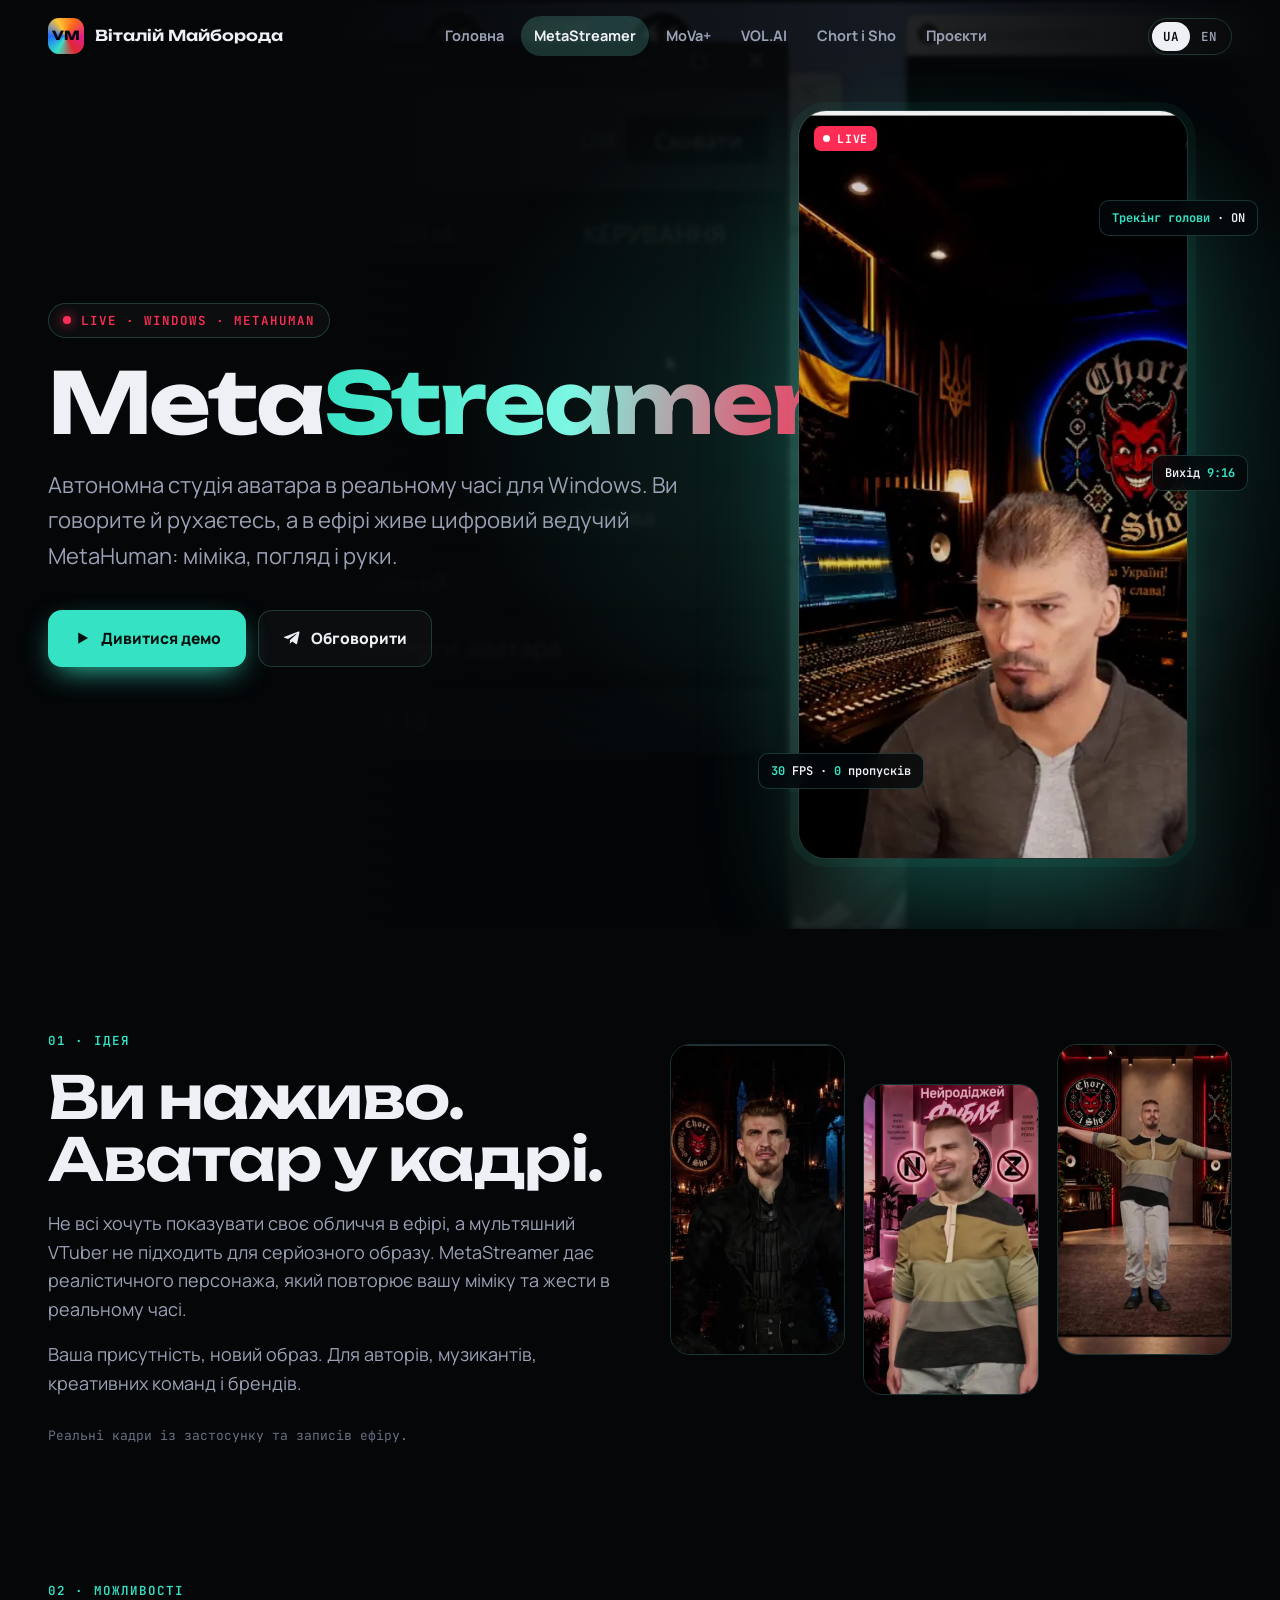
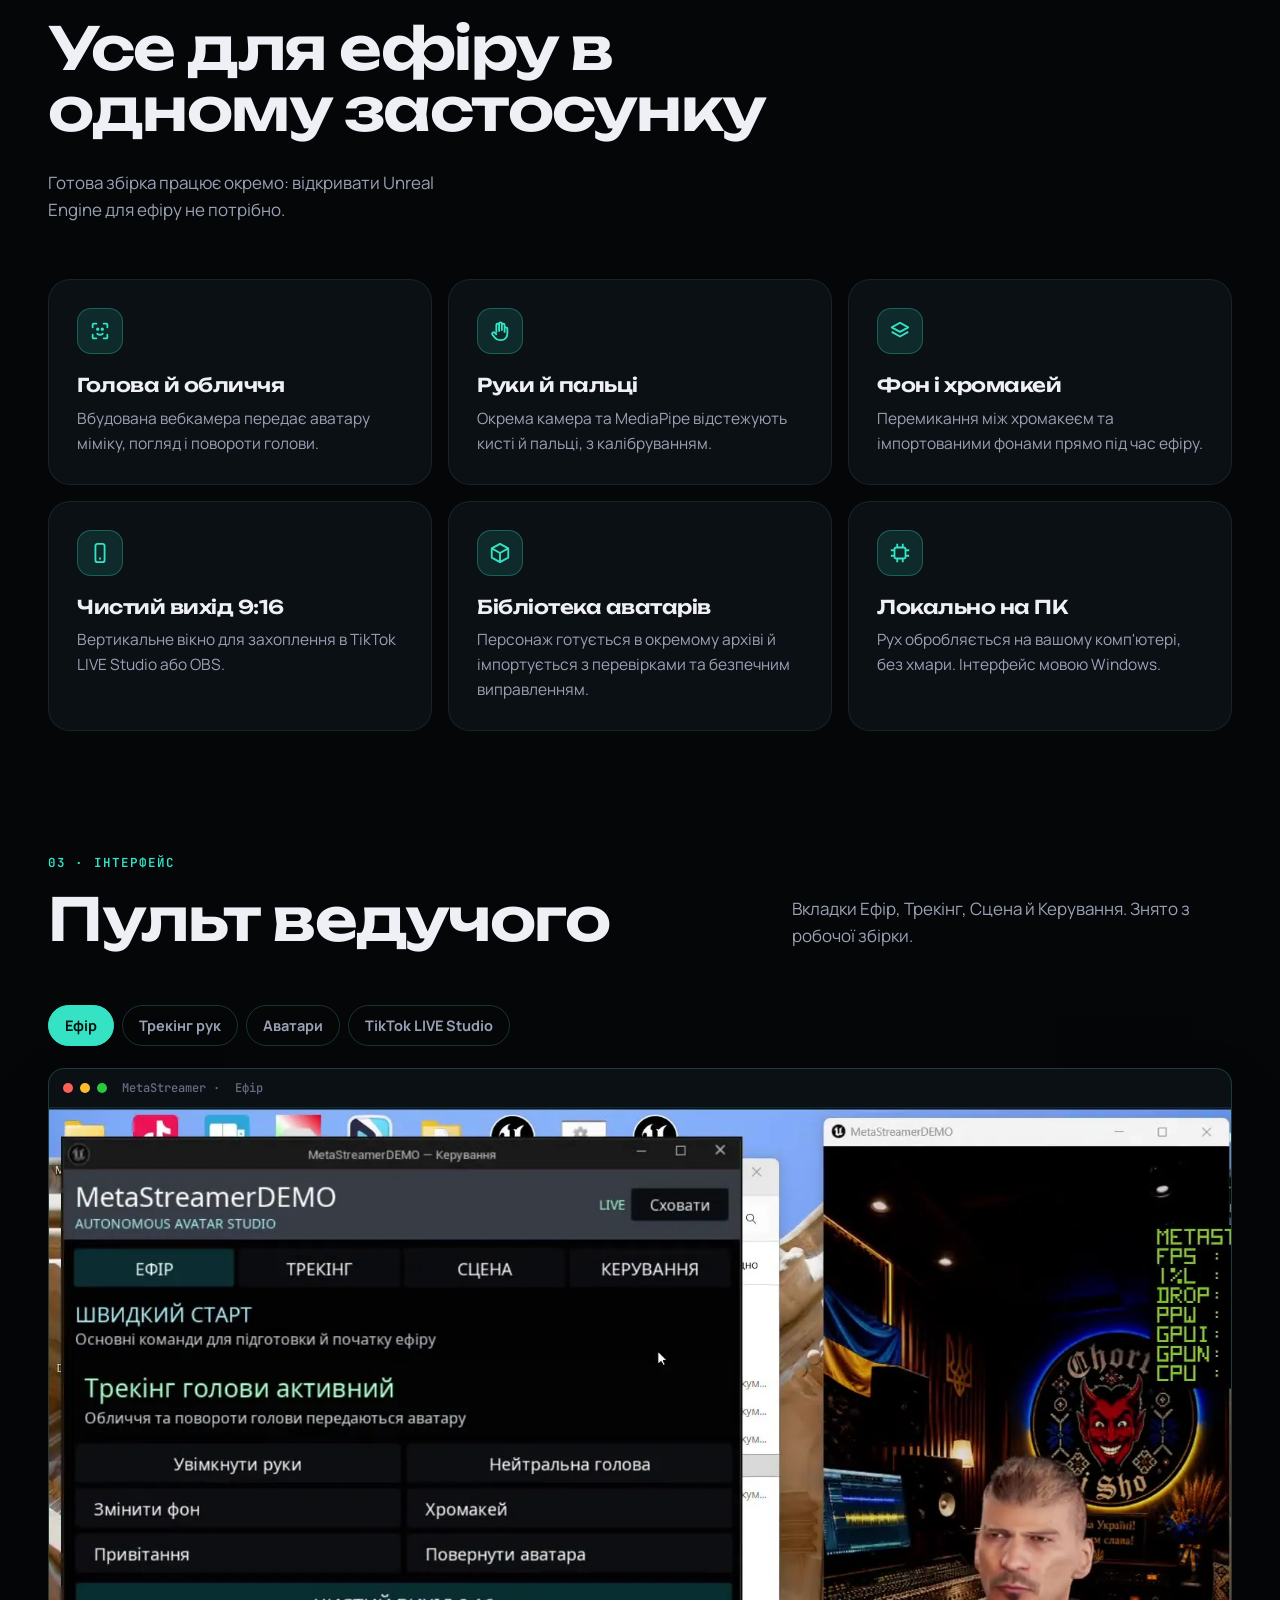
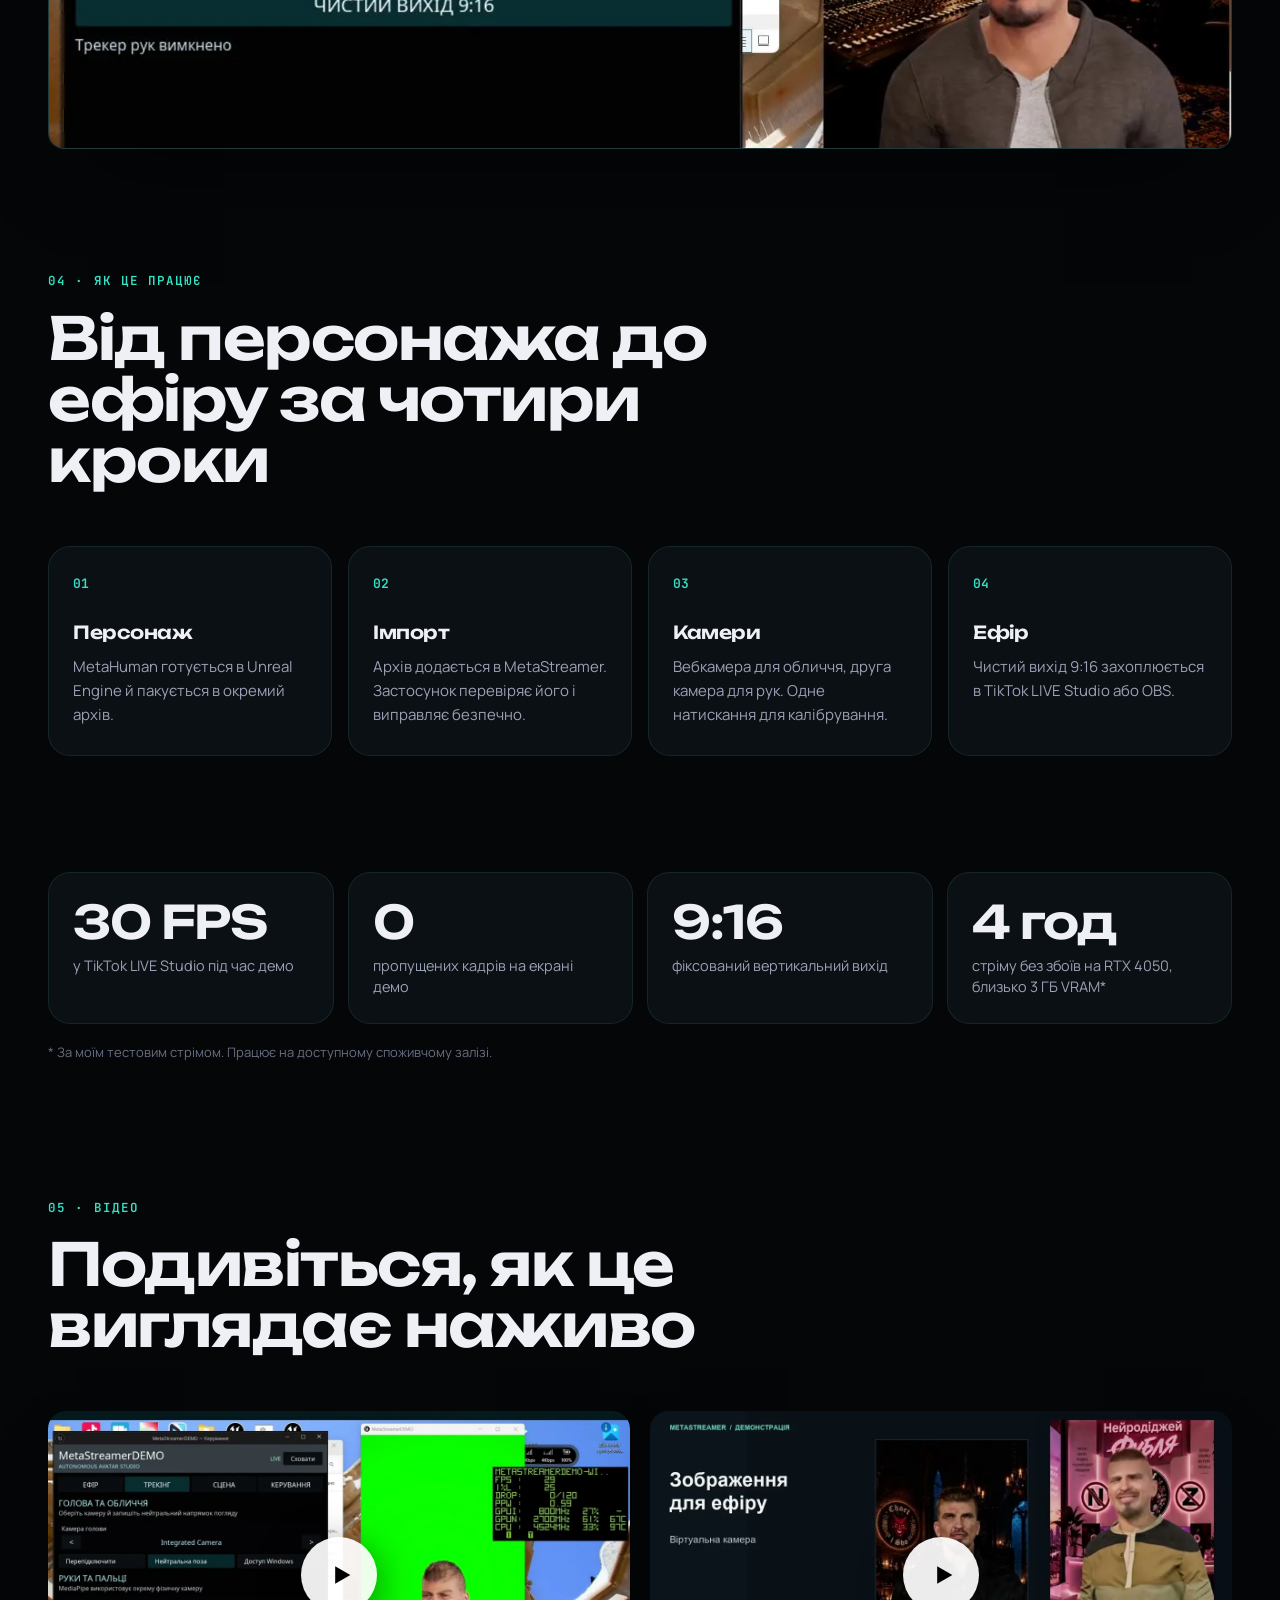
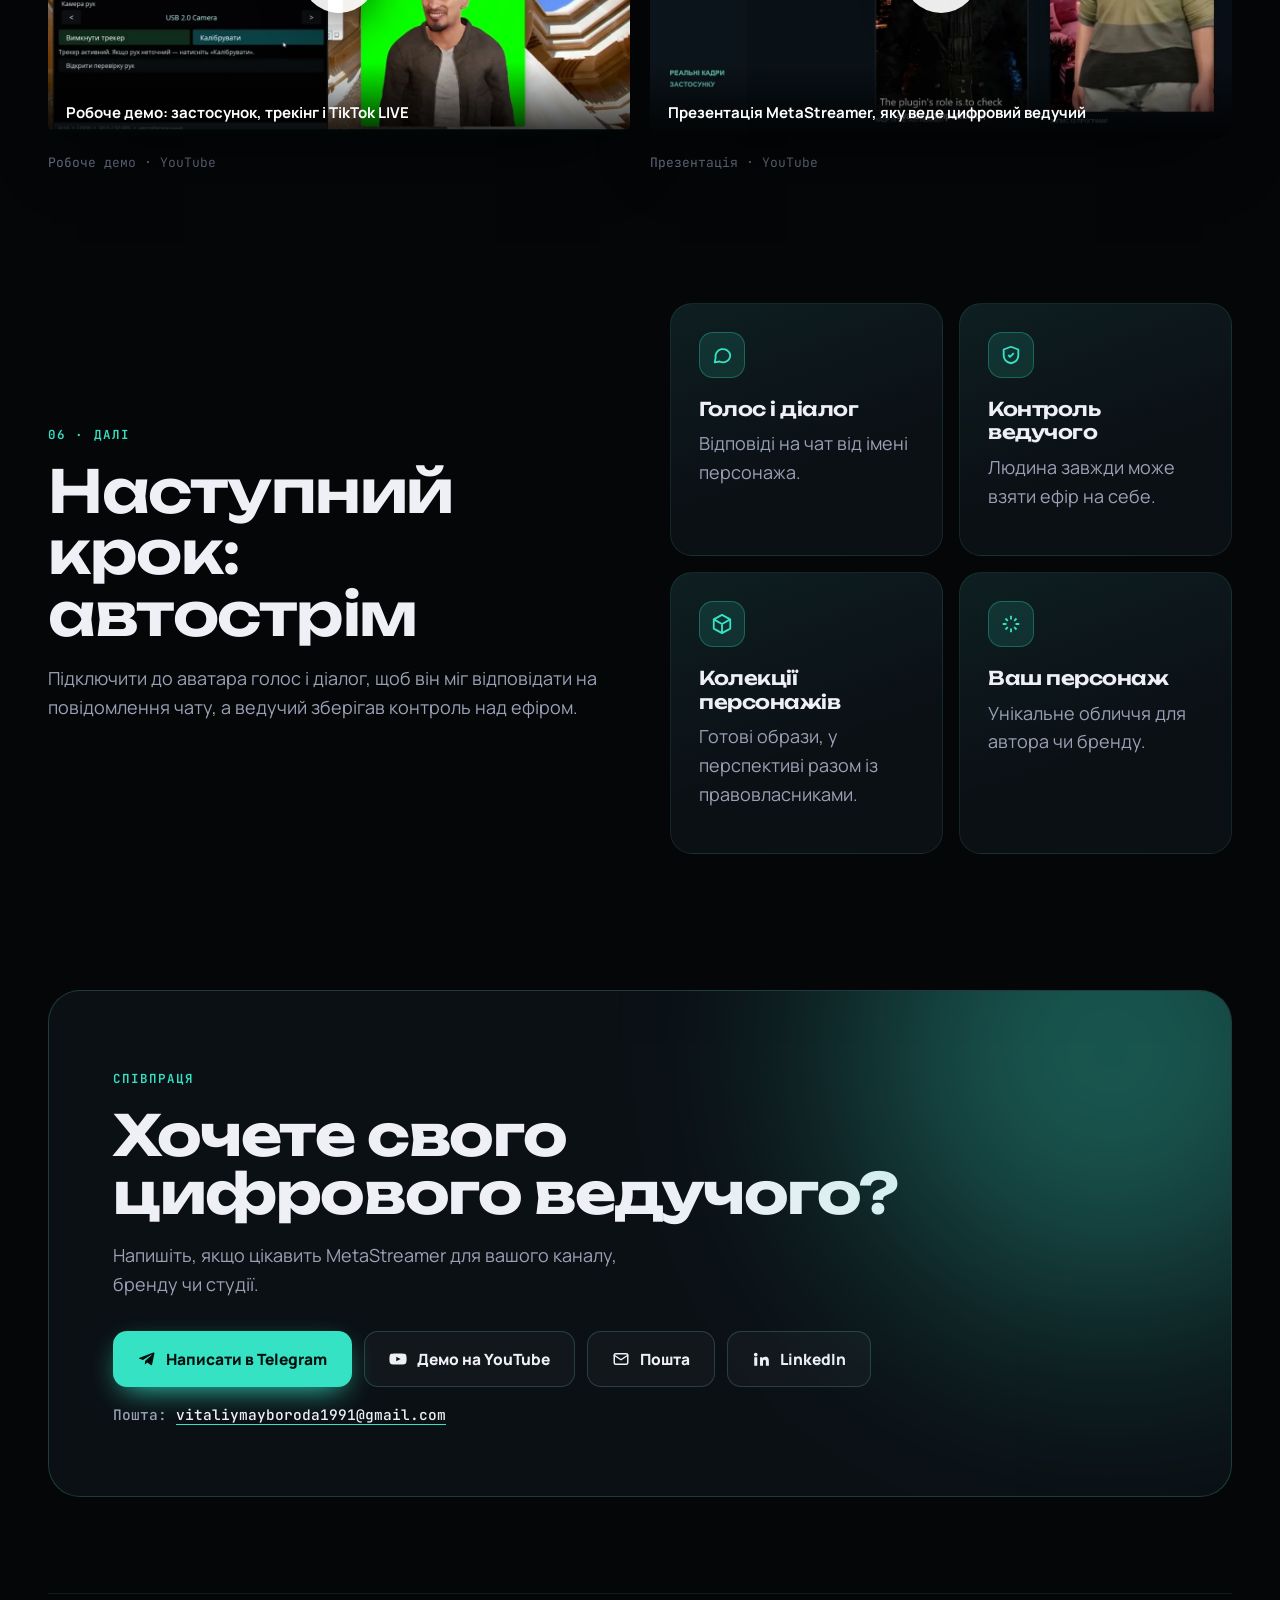
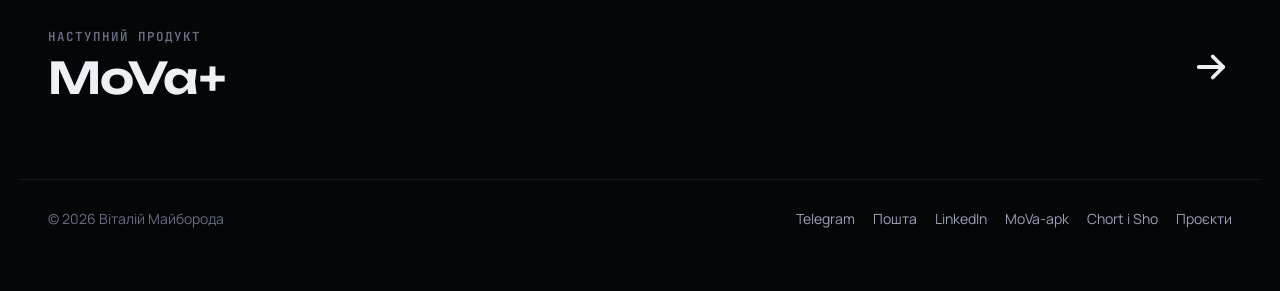
<file: metastreamer.html>
<!doctype html>
<html lang="uk" data-lang="uk" class="no-js">
<head>
<meta charset="utf-8">
<meta name="viewport" content="width=device-width,initial-scale=1">
<title>MetaStreamer · цифровий ведучий MetaHuman для ефірів</title>
<meta name="description" content="MetaStreamer: автономна студія аватара в реальному часі для Windows. Трекінг обличчя й рук, вихід 9:16 для TikTok LIVE.">
<meta property="og:title" content="MetaStreamer · цифровий ведучий MetaHuman для ефірів">
<meta property="og:type" content="website">
<link rel="icon" href="assets/img/favicon.svg" type="image/svg+xml">
<link rel="preconnect" href="https://fonts.googleapis.com"><link rel="preconnect" href="https://fonts.gstatic.com" crossorigin>
<link href="https://fonts.googleapis.com/css2?family=JetBrains+Mono:wght@500;600&family=Manrope:wght@400;500;600;700;800&family=Unbounded:wght@500;600;700&display=swap" rel="stylesheet">
<link rel="stylesheet" href="assets/css/site.css?v=20261125-3">
</head>
<body class="t-ms" data-title-uk="MetaStreamer · цифровий ведучий MetaHuman для ефірів" data-title-en="MetaStreamer · a MetaHuman digital host for live streams" data-desc-uk="MetaStreamer: автономна студія аватара в реальному часі для Windows. Трекінг обличчя й рук, вихід 9:16 для TikTok LIVE." data-desc-en="MetaStreamer: an autonomous real-time avatar studio for Windows. Face and hand tracking, 9:16 output for TikTok LIVE.">
<a class="skip" href="#main"><span data-l="uk">Перейти до змісту</span><span data-l="en">Skip to content</span></a>
<header class="nav"><div class="wrap nav-in">
 <a class="brand" href="index.html"><span class="brand-m" aria-hidden="true">VM</span><span class="brand-t"><span data-l="uk">Віталій Майборода</span><span data-l="en">Vitalii Maiboroda</span></span></a>
 <nav data-aria-uk="Головне меню" data-aria-en="Main menu" aria-label="Головне меню"><ul class="menu" id="menu"><li><a href="index.html"><span data-l="uk">Головна</span><span data-l="en">Home</span></a></li><li><a href="metastreamer.html" aria-current="page"><span data-l="uk">MetaStreamer</span><span data-l="en">MetaStreamer</span></a></li><li><a href="movaplus.html"><span data-l="uk">MoVa+</span><span data-l="en">MoVa+</span></a></li><li><a href="volai.html"><span data-l="uk">VOL.AI</span><span data-l="en">VOL.AI</span></a></li><li><a href="chortisho.html"><span data-l="uk">Chort i Sho</span><span data-l="en">Chort i Sho</span></a></li><li><a href="projects.html"><span data-l="uk">Проєкти</span><span data-l="en">Projects</span></a></li></ul></nav>
 <div class="nav-r">
  <div class="lang" role="group" aria-label="Мова / Language"><button type="button" data-set="uk" aria-pressed="true" lang="uk">UA</button><button type="button" data-set="en" aria-pressed="false" lang="en">EN</button></div>
  <button class="burger" type="button" aria-controls="menu" aria-expanded="false" data-aria-uk="Меню" data-aria-en="Menu" aria-label="Меню"><span></span><span></span><span></span></button>
 </div>
</div></header>
<main id="main">

<section class="ms-hero"><div class="bgv" aria-hidden="true"></div><div class="scan" aria-hidden="true"></div><div class="wrap ms-g">
 <div>
  <span class="eyebrow pill rv" style="color:#ff2d55"><i class="dot" aria-hidden="true"></i>LIVE · Windows · MetaHuman</span>
  <h1 class="h-hero rv d1">Meta<span class="grad">Streamer</span></h1>
  <p class="lead rv d2"><span data-l="uk">Автономна студія аватара в реальному часі для Windows. Ви говорите й рухаєтесь, а в ефірі живе цифровий ведучий MetaHuman: міміка, погляд і руки.</span><span data-l="en">An autonomous real-time avatar studio for Windows. You talk and move, and a MetaHuman digital host comes alive on air: expressions, gaze and hands.</span></p>
  <div class="btns rv d3"><a class="btn btn-p" href="#demo"><svg viewBox="0 0 24 24" fill="currentColor"><path d="M7 4.5v15l13-7.5z"/></svg><span data-l="uk">Дивитися демо</span><span data-l="en">Watch the demo</span></a><a class="btn btn-g" href="https://t.me/mr_tal_ChIS" target="_blank" rel="noopener"><svg viewBox="0 0 24 24" fill="currentColor"><path d="M21.9 4.6 18.8 19.3c-.2 1-.9 1.3-1.7.8l-4.7-3.5-2.3 2.2c-.3.3-.5.5-1 .5l.3-4.8 8.8-7.9c.4-.3-.1-.5-.6-.2L6.7 13.2 2 11.8c-1-.3-1-1 .2-1.5l18.3-7c.9-.3 1.6.2 1.4 1.3Z"/></svg><span data-l="uk">Обговорити</span><span data-l="en">Let's talk</span></a></div>
 </div>
 <div class="ms-screen rv d2">
  <div class="fr"><video src="assets/img/ms-loop.mp4" poster="assets/img/ms-loop-poster.webp" autoplay muted loop playsinline data-aria-uk="Кадр виходу MetaStreamer" data-aria-en="MetaStreamer output frame" aria-label="Кадр виходу MetaStreamer"></video></div>
  <span class="live" style="left:16px;top:16px"><i class="dot"></i>LIVE</span>
  <div class="hud h1" aria-hidden="true"><b><span data-l="uk">Трекінг голови</span><span data-l="en">Head tracking</span></b> · ON</div>
  <div class="hud h2" aria-hidden="true"><span data-l="uk">Вихід</span><span data-l="en">Output</span> <b>9:16</b></div>
  <div class="hud h3" aria-hidden="true"><b>30</b> FPS · <b>0</b> <span data-l="uk">пропусків</span><span data-l="en">drops</span></div>
 </div>
</div></section>

<section class="sec"><div class="wrap split">
 <div class="rv">
  <span class="eyebrow">01 · <span data-l="uk">Ідея</span><span data-l="en">The idea</span></span>
  <h2 class="h-sec"><span data-l="uk">Ви наживо. Аватар у кадрі.</span><span data-l="en">You are live. The avatar is on screen.</span></h2>
  <p><span data-l="uk">Не всі хочуть показувати своє обличчя в ефірі, а мультяшний VTuber не підходить для серйозного образу. MetaStreamer дає реалістичного персонажа, який повторює вашу міміку та жести в реальному часі.</span><span data-l="en">Not everyone wants to show their face on stream, and a cartoon VTuber doesn't fit a serious image. MetaStreamer gives you a realistic character that mirrors your expressions and gestures in real time.</span></p>
  <p><span data-l="uk">Ваша присутність, новий образ. Для авторів, музикантів, креативних команд і брендів.</span><span data-l="en">Your presence, a new look. For creators, musicians, creative teams and brands.</span></p>
 </div>
 <div class="trio rv d1">
  <figure><div class="fr"><img src="assets/img/ms-dark.webp" alt="Аватар у темній студії Chort i Sho" loading="lazy"></div></figure>
  <figure style="margin-top:40px"><div class="fr"><img src="assets/img/ms-fublia.webp" alt="Аватар у рожевій студії" loading="lazy"></div></figure>
  <figure><div class="fr"><img src="assets/img/ms-room.webp" alt="Аватар на повний зріст у студії" loading="lazy"></div></figure>
 </div>
</div><div class="wrap"><p class="cap rv"><span data-l="uk">Реальні кадри із застосунку та записів ефіру.</span><span data-l="en">Real frames from the app and stream recordings.</span></p></div></section>

<section class="sec" style="padding-top:20px"><div class="wrap">
 <div class="sec-hd rv"><div><span class="eyebrow">02 · <span data-l="uk">Можливості</span><span data-l="en">Features</span></span><h2 class="h-sec"><span data-l="uk">Усе для ефіру в одному застосунку</span><span data-l="en">Everything for the stream in one app</span></h2></div><p><span data-l="uk">Готова збірка працює окремо: відкривати Unreal Engine для ефіру не потрібно.</span><span data-l="en">The finished build runs on its own: no need to open Unreal Engine to go live.</span></p></div>
 <div class="feats">
  <div class="feat rv "><div class="ic" aria-hidden="true"><svg viewBox="0 0 24 24" fill="none" stroke="currentColor" stroke-width="2" stroke-linecap="round"><path d="M4 8V5a1 1 0 0 1 1-1h3M16 4h3a1 1 0 0 1 1 1v3M20 16v3a1 1 0 0 1-1 1h-3M8 20H5a1 1 0 0 1-1-1v-3"/><circle cx="9.5" cy="10" r=".8" fill="currentColor"/><circle cx="14.5" cy="10" r=".8" fill="currentColor"/><path d="M9 15c1.7 1.3 4.3 1.3 6 0"/></svg></div><h3><span data-l="uk">Голова й обличчя</span><span data-l="en">Head and face</span></h3><p><span data-l="uk">Вбудована вебкамера передає аватару міміку, погляд і повороти голови.</span><span data-l="en">The built-in webcam drives the avatar's expressions, gaze and head turns.</span></p></div>
  <div class="feat rv d1"><div class="ic" aria-hidden="true"><svg viewBox="0 0 24 24" fill="none" stroke="currentColor" stroke-width="2" stroke-linecap="round" stroke-linejoin="round"><path d="M8 13V5.5a1.5 1.5 0 0 1 3 0V12M11 11V4a1.5 1.5 0 0 1 3 0v7M14 11V5.5a1.5 1.5 0 0 1 3 0V13M17 9.5a1.5 1.5 0 0 1 3 0V15a7 7 0 0 1-7 7h-1a7 7 0 0 1-5.6-2.8L3.7 16a1.6 1.6 0 0 1 2.5-2L8 15.5"/></svg></div><h3><span data-l="uk">Руки й пальці</span><span data-l="en">Hands and fingers</span></h3><p><span data-l="uk">Окрема камера та MediaPipe відстежують кисті й пальці, з калібруванням.</span><span data-l="en">A separate camera and MediaPipe track hands and fingers, with calibration.</span></p></div>
  <div class="feat rv d2"><div class="ic" aria-hidden="true"><svg viewBox="0 0 24 24" fill="none" stroke="currentColor" stroke-width="2" stroke-linejoin="round"><path d="m12 3 9 5-9 5-9-5 9-5Z"/><path d="m3 13 9 5 9-5"/></svg></div><h3><span data-l="uk">Фон і хромакей</span><span data-l="en">Background and chroma key</span></h3><p><span data-l="uk">Перемикання між хромакеєм та імпортованими фонами прямо під час ефіру.</span><span data-l="en">Switch between chroma key and imported backgrounds right during the stream.</span></p></div>
  <div class="feat rv "><div class="ic" aria-hidden="true"><svg viewBox="0 0 24 24" fill="none" stroke="currentColor" stroke-width="2"><rect x="7" y="2" width="10" height="20" rx="2.5"/><path d="M11 18h2"/></svg></div><h3><span data-l="uk">Чистий вихід 9:16</span><span data-l="en">Clean 9:16 output</span></h3><p><span data-l="uk">Вертикальне вікно для захоплення в TikTok LIVE Studio або OBS.</span><span data-l="en">A vertical window for capture in TikTok LIVE Studio or OBS.</span></p></div>
  <div class="feat rv d1"><div class="ic" aria-hidden="true"><svg viewBox="0 0 24 24" fill="none" stroke="currentColor" stroke-width="2" stroke-linejoin="round"><path d="m12 2 9 5v10l-9 5-9-5V7l9-5Zm0 10 9-5M12 12 3 7m9 5v10"/></svg></div><h3><span data-l="uk">Бібліотека аватарів</span><span data-l="en">Avatar library</span></h3><p><span data-l="uk">Персонаж готується в окремому архіві й імпортується з перевірками та безпечним виправленням.</span><span data-l="en">A character is prepared as a separate archive and imported with checks and safe fixes.</span></p></div>
  <div class="feat rv d2"><div class="ic" aria-hidden="true"><svg viewBox="0 0 24 24" fill="none" stroke="currentColor" stroke-width="2"><rect x="6" y="6" width="12" height="12" rx="2"/><path d="M9 2v4M15 2v4M9 18v4M15 18v4M2 9h4M2 15h4M18 9h4M18 15h4"/></svg></div><h3><span data-l="uk">Локально на ПК</span><span data-l="en">Runs locally</span></h3><p><span data-l="uk">Рух обробляється на вашому комп'ютері, без хмари. Інтерфейс мовою Windows.</span><span data-l="en">Motion is processed on your own PC, no cloud. The UI follows the Windows language.</span></p></div>
 </div>
</div></section>

<section class="sec tabs-shots" style="padding-top:20px"><div class="wrap">
 <div class="sec-hd rv"><div><span class="eyebrow">03 · <span data-l="uk">Інтерфейс</span><span data-l="en">Interface</span></span><h2 class="h-sec"><span data-l="uk">Пульт ведучого</span><span data-l="en">The host's console</span></h2></div><p><span data-l="uk">Вкладки Ефір, Трекінг, Сцена й Керування. Знято з робочої збірки.</span><span data-l="en">Tabs for Live, Tracking, Scene and Control. Captured from the working build.</span></p></div>
 <div class="tabbar rv" role="tablist" data-aria-uk="Екрани MetaStreamer" data-aria-en="MetaStreamer screens" aria-label="Екрани MetaStreamer">
  <button role="tab" id="t1" aria-controls="p1" aria-selected="true"><span data-l="uk">Ефір</span><span data-l="en">Live</span></button>
  <button role="tab" id="t2" aria-controls="p2" aria-selected="false" tabindex="-1"><span data-l="uk">Трекінг рук</span><span data-l="en">Hand tracking</span></button>
  <button role="tab" id="t3" aria-controls="p3" aria-selected="false" tabindex="-1"><span data-l="uk">Аватари</span><span data-l="en">Avatars</span></button>
  <button role="tab" id="t4" aria-controls="p4" aria-selected="false" tabindex="-1">TikTok LIVE Studio</button>
 </div>
 <div class="rv">
  <div class="tabpanel" id="p1" role="tabpanel" aria-labelledby="t1"><div class="win"><div class="win-bar"><i></i><i></i><i></i><span>MetaStreamer · <span data-l="uk">Ефір</span><span data-l="en">Live</span></span></div><img src="assets/img/ms-ui.webp" alt="Вкладка Ефір: швидкий старт, трекінг голови активний, вихід 9:16 з фоном студії" loading="lazy"></div></div>
  <div class="tabpanel" id="p2" role="tabpanel" aria-labelledby="t2" hidden><div class="win"><div class="win-bar"><i></i><i></i><i></i><span>MetaStreamer · <span data-l="uk">Трекінг</span><span data-l="en">Tracking</span></span></div><img src="assets/img/ms-tracking.webp" alt="Вкладка Трекінг: камера голови, камера рук MediaPipe, калібрування" loading="lazy"></div></div>
  <div class="tabpanel" id="p3" role="tabpanel" aria-labelledby="t3" hidden><div class="split" style="gap:24px;align-items:stretch"><div class="win"><div class="win-bar"><i></i><i></i><i></i><span><span data-l="uk">Мої аватари</span><span data-l="en">My avatars</span></span></div><img src="assets/img/ms-avatars-ui.webp" alt="Список аватарів у MetaStreamer" loading="lazy"></div><div class="win" style="max-width:340px;justify-self:center"><img src="assets/img/ms-room.webp" alt="Аватар у студії" loading="lazy"></div></div></div>
  <div class="tabpanel" id="p4" role="tabpanel" aria-labelledby="t4" hidden><div class="win"><div class="win-bar"><i></i><i></i><i></i><span>TikTok LIVE Studio</span></div><img src="assets/img/ms-tiktok.webp" alt="MetaStreamer у TikTok LIVE Studio" loading="lazy"></div></div>
 </div>
</div></section>

<section class="sec" style="padding-top:20px"><div class="wrap">
 <div class="sec-hd rv"><div><span class="eyebrow">04 · <span data-l="uk">Як це працює</span><span data-l="en">How it works</span></span><h2 class="h-sec"><span data-l="uk">Від персонажа до ефіру за чотири кроки</span><span data-l="en">From character to live in four steps</span></h2></div></div>
 <div class="steps">
  <div class="step rv"><h3><span data-l="uk">Персонаж</span><span data-l="en">Character</span></h3><p><span data-l="uk">MetaHuman готується в Unreal Engine й пакується в окремий архів.</span><span data-l="en">A MetaHuman is prepared in Unreal Engine and packed into a separate archive.</span></p></div>
  <div class="step rv"><h3><span data-l="uk">Імпорт</span><span data-l="en">Import</span></h3><p><span data-l="uk">Архів додається в MetaStreamer. Застосунок перевіряє його і виправляє безпечно.</span><span data-l="en">The archive is added to MetaStreamer. The app checks it and applies safe fixes.</span></p></div>
  <div class="step rv"><h3><span data-l="uk">Камери</span><span data-l="en">Cameras</span></h3><p><span data-l="uk">Вебкамера для обличчя, друга камера для рук. Одне натискання для калібрування.</span><span data-l="en">A webcam for the face, a second camera for the hands. One click to calibrate.</span></p></div>
  <div class="step rv"><h3><span data-l="uk">Ефір</span><span data-l="en">Go live</span></h3><p><span data-l="uk">Чистий вихід 9:16 захоплюється в TikTok LIVE Studio або OBS.</span><span data-l="en">The clean 9:16 output is captured in TikTok LIVE Studio or OBS.</span></p></div>
 </div>
</div></section>

<section class="sec" style="padding-top:20px"><div class="wrap">
 <div class="stats">
  <div class="stat rv"><b>30 FPS</b><span><span data-l="uk">у TikTok LIVE Studio під час демо</span><span data-l="en">in TikTok LIVE Studio during the demo</span></span></div>
  <div class="stat rv"><b>0</b><span><span data-l="uk">пропущених кадрів на екрані демо</span><span data-l="en">dropped frames shown in the demo</span></span></div>
  <div class="stat rv"><b>9:16</b><span><span data-l="uk">фіксований вертикальний вихід</span><span data-l="en">fixed vertical output</span></span></div>
  <div class="stat rv"><b>4 год</b><span><span data-l="uk">стріму без збоїв на RTX 4050, близько 3 ГБ VRAM*</span><span data-l="en">of streaming without failures on an RTX 4050, about 3 GB VRAM*</span></span></div>
 </div>
 <p class="note rv"><span data-l="uk">* За моїм тестовим стрімом. Працює на доступному споживчому залізі.</span><span data-l="en">* From my own test stream. Runs on accessible consumer hardware.</span></p>
</div></section>

<section class="sec" id="demo" style="padding-top:20px"><div class="wrap">
 <div class="sec-hd rv"><div><span class="eyebrow">05 · <span data-l="uk">Відео</span><span data-l="en">Video</span></span><h2 class="h-sec"><span data-l="uk">Подивіться, як це виглядає наживо</span><span data-l="en">See how it looks live</span></h2></div></div>
 <div class="vids">
  <div class="rv"><button type="button" class="yt" data-id="lNQcrR5g-Sg" data-aria-uk="Відтворити відео: Робоче демо: застосунок, трекінг і TikTok LIVE" data-aria-en="Play video: Working demo: the app, tracking and TikTok LIVE" aria-label="Відтворити відео: Робоче демо: застосунок, трекінг і TikTok LIVE"><img src="assets/img/ms-poster-demo.webp" alt="" loading="lazy" decoding="async"><span class="play" aria-hidden="true"><svg viewBox="0 0 24 24" fill="currentColor"><path d="M7 4.5v15l13-7.5z"/></svg></span><span class="yt-t"><span data-l="uk">Робоче демо: застосунок, трекінг і TikTok LIVE</span><span data-l="en">Working demo: the app, tracking and TikTok LIVE</span></span></button><p class="cap"><span data-l="uk">Робоче демо · YouTube</span><span data-l="en">Working demo · YouTube</span></p></div>
  <div class="rv d1"><button type="button" class="yt" data-id="hZwxDkgBvV8" data-aria-uk="Відтворити відео: Презентація MetaStreamer, яку веде цифровий ведучий" data-aria-en="Play video: MetaStreamer presentation, hosted by a digital host" aria-label="Відтворити відео: Презентація MetaStreamer, яку веде цифровий ведучий"><img src="assets/img/ms-poster-pres.webp" alt="" loading="lazy" decoding="async"><span class="play" aria-hidden="true"><svg viewBox="0 0 24 24" fill="currentColor"><path d="M7 4.5v15l13-7.5z"/></svg></span><span class="yt-t"><span data-l="uk">Презентація MetaStreamer, яку веде цифровий ведучий</span><span data-l="en">MetaStreamer presentation, hosted by a digital host</span></span></button><p class="cap"><span data-l="uk">Презентація · YouTube</span><span data-l="en">Presentation · YouTube</span></p></div>
 </div>
</div></section>

<section class="sec" style="padding-top:20px"><div class="wrap split">
 <div class="rv"><span class="eyebrow">06 · <span data-l="uk">Далі</span><span data-l="en">What's next</span></span><h2 class="h-sec"><span data-l="uk">Наступний крок: автострім</span><span data-l="en">Next step: auto-streaming</span></h2><p><span data-l="uk">Підключити до аватара голос і діалог, щоб він міг відповідати на повідомлення чату, а ведучий зберігав контроль над ефіром.</span><span data-l="en">Connect voice and dialogue to the avatar so it can answer chat messages, while the host keeps control of the stream.</span></p></div>
 <div class="road">
  <div class="feat rv "><div class="ic" aria-hidden="true"><svg viewBox="0 0 24 24" fill="none" stroke="currentColor" stroke-width="2" stroke-linejoin="round"><path d="M21 12a8 8 0 0 1-11.6 7.1L4 20l1-4.6A8 8 0 1 1 21 12Z"/></svg></div><h3><span data-l="uk">Голос і діалог</span><span data-l="en">Voice and dialogue</span></h3><p><span data-l="uk">Відповіді на чат від імені персонажа.</span><span data-l="en">Replies to chat in the character's voice.</span></p></div>
  <div class="feat rv d1"><div class="ic" aria-hidden="true"><svg viewBox="0 0 24 24" fill="none" stroke="currentColor" stroke-width="2" stroke-linejoin="round"><path d="M12 3 4 6v6c0 5 3.5 8 8 9 4.5-1 8-4 8-9V6l-8-3Z"/><path d="m9 12 2 2 4-4"/></svg></div><h3><span data-l="uk">Контроль ведучого</span><span data-l="en">Host control</span></h3><p><span data-l="uk">Людина завжди може взяти ефір на себе.</span><span data-l="en">A person can always take over the stream.</span></p></div>
  <div class="feat rv d2"><div class="ic" aria-hidden="true"><svg viewBox="0 0 24 24" fill="none" stroke="currentColor" stroke-width="2" stroke-linejoin="round"><path d="m12 2 9 5v10l-9 5-9-5V7l9-5Zm0 10 9-5M12 12 3 7m9 5v10"/></svg></div><h3><span data-l="uk">Колекції персонажів</span><span data-l="en">Character collections</span></h3><p><span data-l="uk">Готові образи, у перспективі разом із правовласниками.</span><span data-l="en">Ready-made looks, potentially together with rights holders.</span></p></div>
  <div class="feat rv d3"><div class="ic" aria-hidden="true"><svg viewBox="0 0 24 24" fill="none" stroke="currentColor" stroke-width="2" stroke-linejoin="round"><path d="M12 3v4M12 17v4M3 12h4M17 12h4M6 6l2.5 2.5M15.5 15.5 18 18M6 18l2.5-2.5M15.5 8.5 18 6"/></svg></div><h3><span data-l="uk">Ваш персонаж</span><span data-l="en">Your character</span></h3><p><span data-l="uk">Унікальне обличчя для автора чи бренду.</span><span data-l="en">A unique face for a creator or a brand.</span></p></div>
 </div>
</div></section>
<section class="sec" id="contact"><div class="wrap"><div class="cta rv"><div class="glow" aria-hidden="true"></div>
<span class="eyebrow"><span data-l="uk">Співпраця</span><span data-l="en">Work together</span></span><h2><span data-l="uk">Хочете свого цифрового ведучого?</span><span data-l="en">Want your own digital host?</span></h2><p><span data-l="uk">Напишіть, якщо цікавить MetaStreamer для вашого каналу, бренду чи студії.</span><span data-l="en">Write to me if you want MetaStreamer for your channel, brand or studio.</span></p><div class="btns"><a class="btn btn-p" href="https://t.me/mr_tal_ChIS" target="_blank" rel="noopener"><svg viewBox="0 0 24 24" fill="currentColor"><path d="M21.9 4.6 18.8 19.3c-.2 1-.9 1.3-1.7.8l-4.7-3.5-2.3 2.2c-.3.3-.5.5-1 .5l.3-4.8 8.8-7.9c.4-.3-.1-.5-.6-.2L6.7 13.2 2 11.8c-1-.3-1-1 .2-1.5l18.3-7c.9-.3 1.6.2 1.4 1.3Z"/></svg><span data-l="uk">Написати в Telegram</span><span data-l="en">Message on Telegram</span></a><a class="btn btn-g" href="https://youtu.be/lNQcrR5g-Sg" target="_blank" rel="noopener"><svg viewBox="0 0 24 24" fill="currentColor"><path d="M23 7.2a3 3 0 0 0-2.1-2.1C19 4.6 12 4.6 12 4.6s-7 0-8.9.5A3 3 0 0 0 1 7.2 31 31 0 0 0 .5 12a31 31 0 0 0 .5 4.8 3 3 0 0 0 2.1 2.1c1.9.5 8.9.5 8.9.5s7 0 8.9-.5a3 3 0 0 0 2.1-2.1 31 31 0 0 0 .5-4.8 31 31 0 0 0-.5-4.8ZM9.7 15.1V8.9l5.8 3.1-5.8 3.1Z"/></svg><span data-l="uk">Демо на YouTube</span><span data-l="en">Demo on YouTube</span></a><a class="btn btn-g" href="mailto:vitaliymayboroda1991@gmail.com"><svg viewBox="0 0 24 24" fill="none" stroke="currentColor" stroke-width="2" stroke-linecap="round" stroke-linejoin="round"><rect x="3" y="5" width="18" height="14" rx="2"/><path d="m3 7 9 6 9-6"/></svg><span data-l="uk">Пошта</span><span data-l="en">Email</span></a><a class="btn btn-g" href="https://www.linkedin.com/in/%D0%B2%D1%96%D1%82%D0%B0%D0%BB%D1%96%D0%B9-%D0%BC%D0%B0%D0%B9%D0%B1%D0%BE%D1%80%D0%BE%D0%B4%D0%B0-47b2a643a/" target="_blank" rel="noopener"><svg viewBox="0 0 24 24" fill="currentColor"><path d="M4.98 3.5a2.5 2.5 0 1 1 0 5 2.5 2.5 0 0 1 0-5ZM3 9.5h4V21H3V9.5Zm7 0h3.8v1.6h.1c.5-1 1.8-2 3.8-2 4 0 4.8 2.6 4.8 6V21h-4v-5.2c0-1.3 0-2.9-1.8-2.9s-2 1.4-2 2.8V21h-4V9.5Z"/></svg>LinkedIn</a></div><p class="cta-mail"><span data-l="uk">Пошта</span><span data-l="en">Email</span>: <a href="mailto:vitaliymayboroda1991@gmail.com">vitaliymayboroda1991@gmail.com</a></p></div></div></section>

</main>
<div class="wrap"><a class="next" href="movaplus.html"><span><small><span data-l="uk">Наступний продукт</span><span data-l="en">Next product</span></small><b><span data-l="uk">MoVa+</span><span data-l="en">MoVa+</span></b></span><svg viewBox="0 0 24 24" fill="none" stroke="currentColor" stroke-width="2.2" stroke-linecap="round" stroke-linejoin="round"><path d="M5 12h14M13 6l6 6-6 6"/></svg></a></div>
<footer><div class="wrap foot"><span>© 2026 <span data-l="uk">Віталій Майборода</span><span data-l="en">Vitalii Maiboroda</span></span><span><a href="https://t.me/mr_tal_ChIS" target="_blank" rel="noopener">Telegram</a><a href="mailto:vitaliymayboroda1991@gmail.com"><span data-l="uk">Пошта</span><span data-l="en">Email</span></a><a href="https://www.linkedin.com/in/%D0%B2%D1%96%D1%82%D0%B0%D0%BB%D1%96%D0%B9-%D0%BC%D0%B0%D0%B9%D0%B1%D0%BE%D1%80%D0%BE%D0%B4%D0%B0-47b2a643a/" target="_blank" rel="noopener">LinkedIn</a><a href="https://www.youtube.com/@MoVa-apk/shorts" target="_blank" rel="noopener">MoVa-apk</a><a href="https://www.youtube.com/@Chort_i_Sho" target="_blank" rel="noopener">Chort i Sho</a><a href="projects.html"><span data-l="uk">Проєкти</span><span data-l="en">Projects</span></a></span></div></footer>
<script src="assets/js/main.js?v=20261125-3"></script>
</body>
</html>
</file>
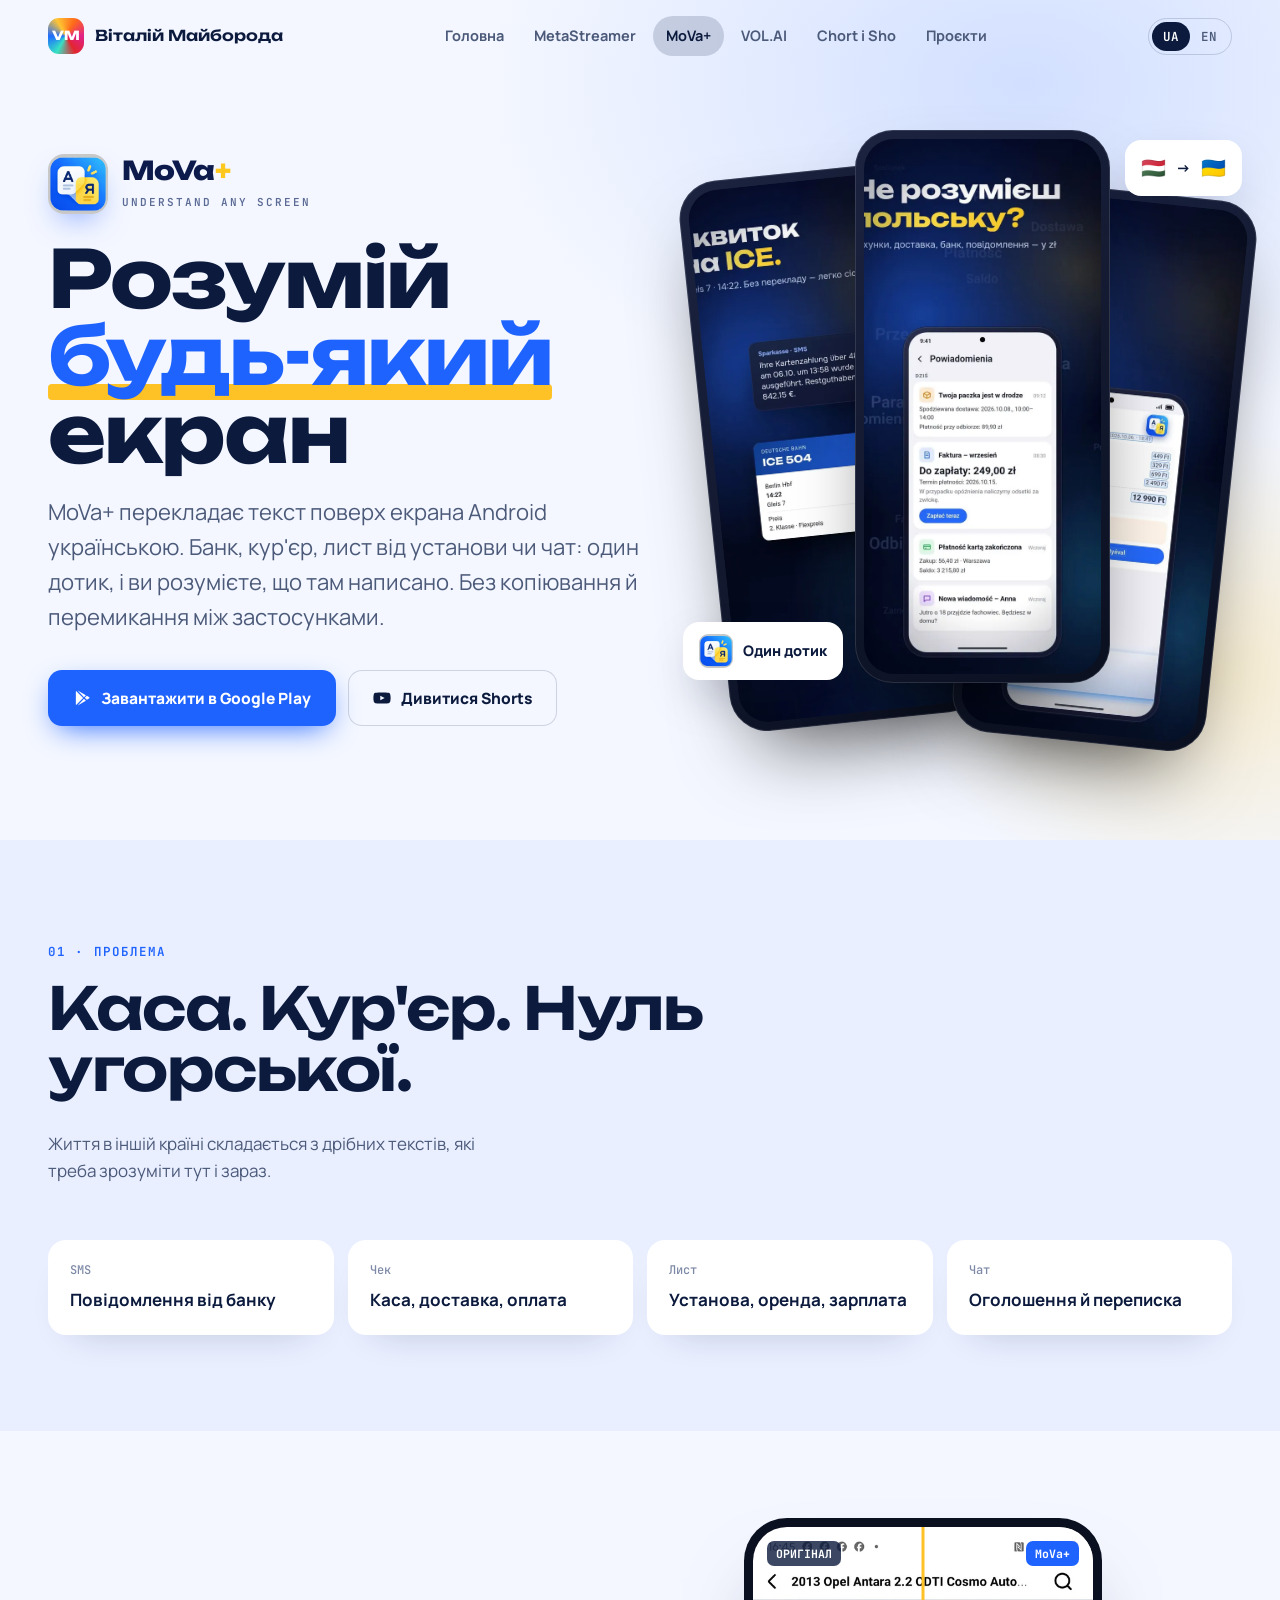
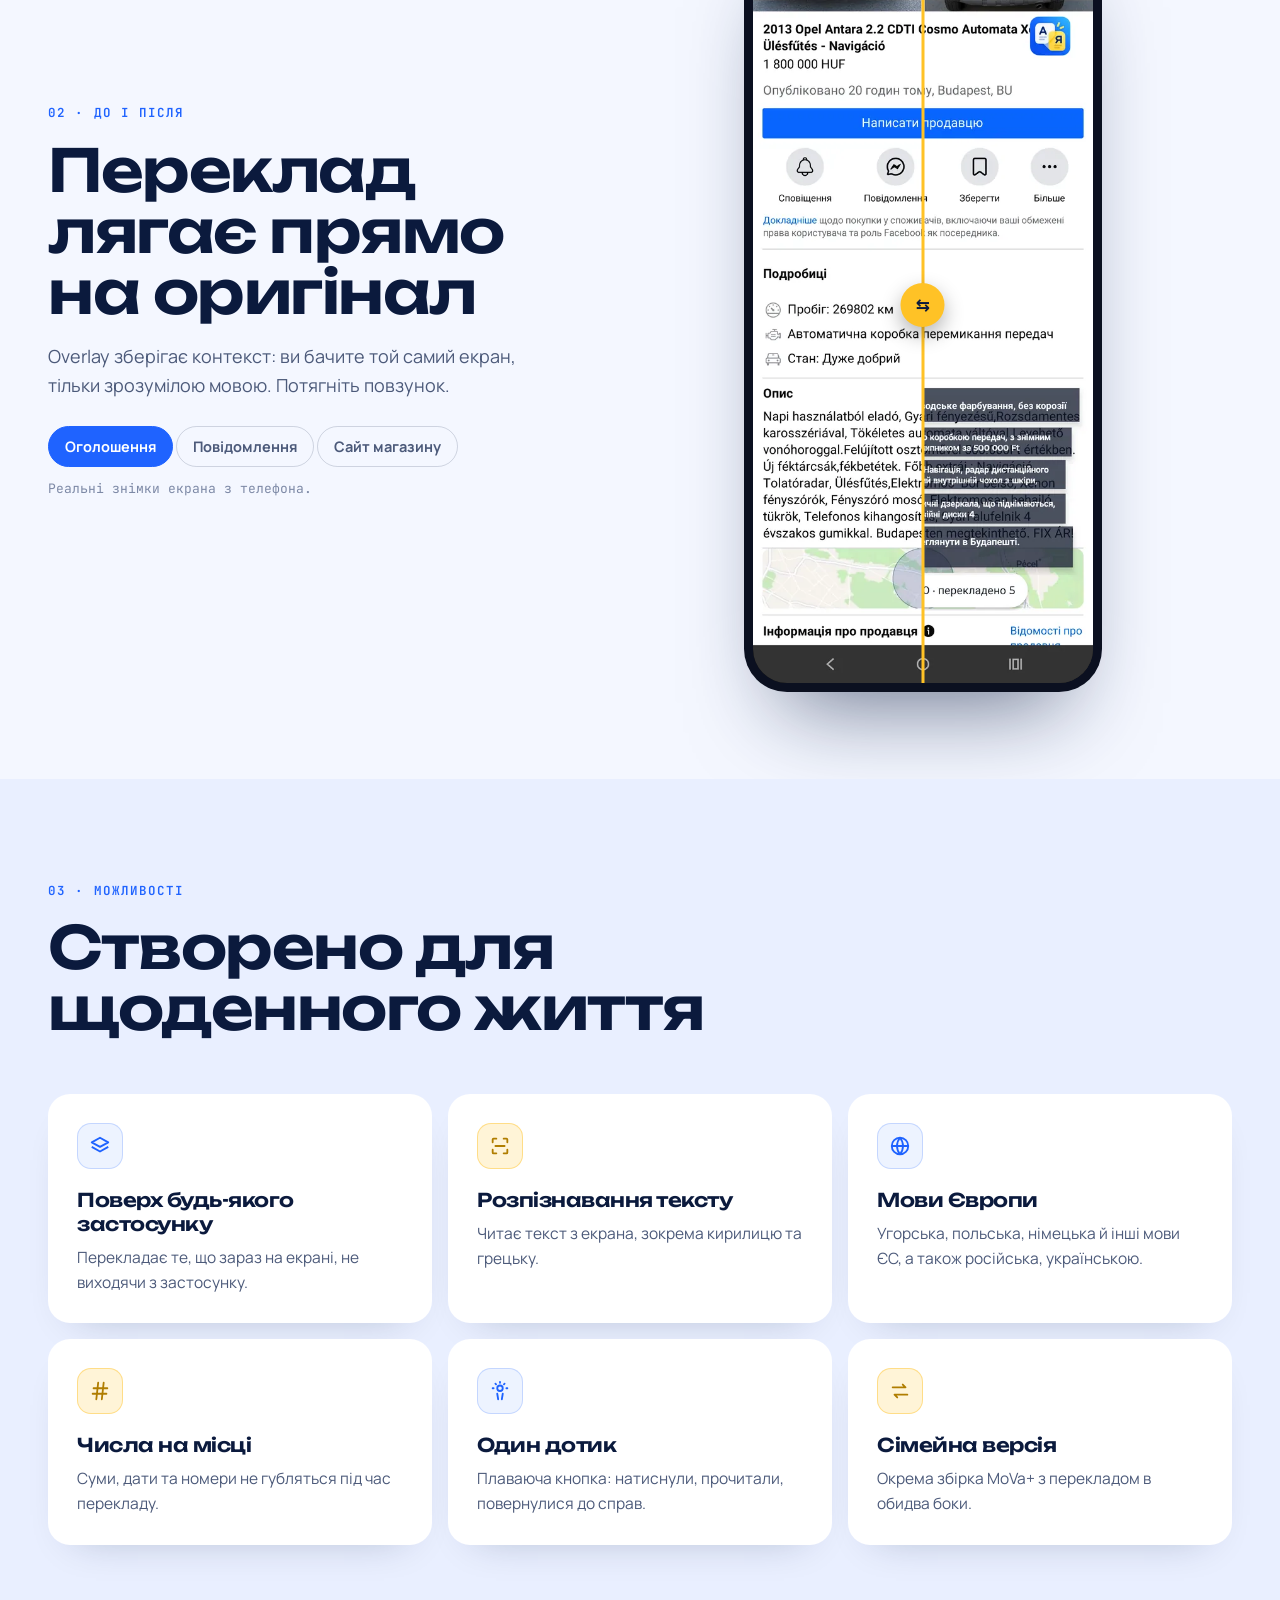
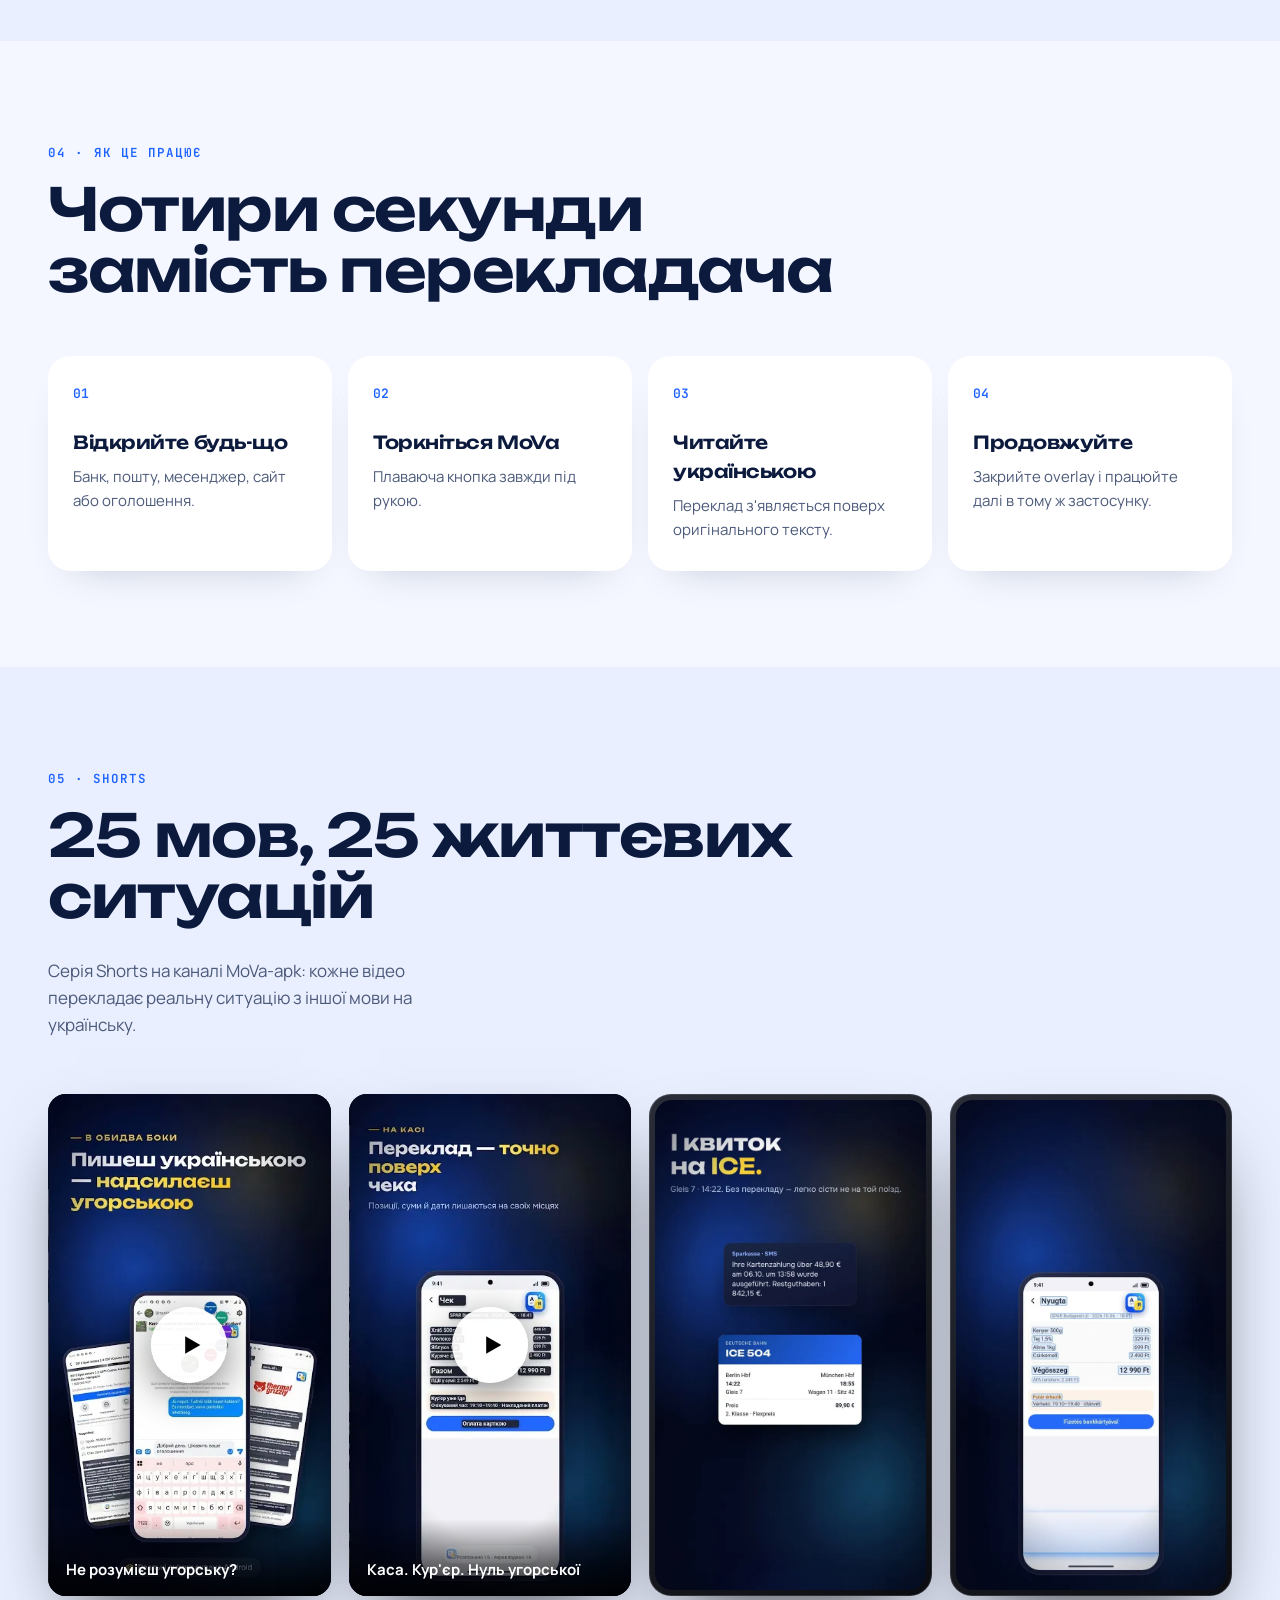
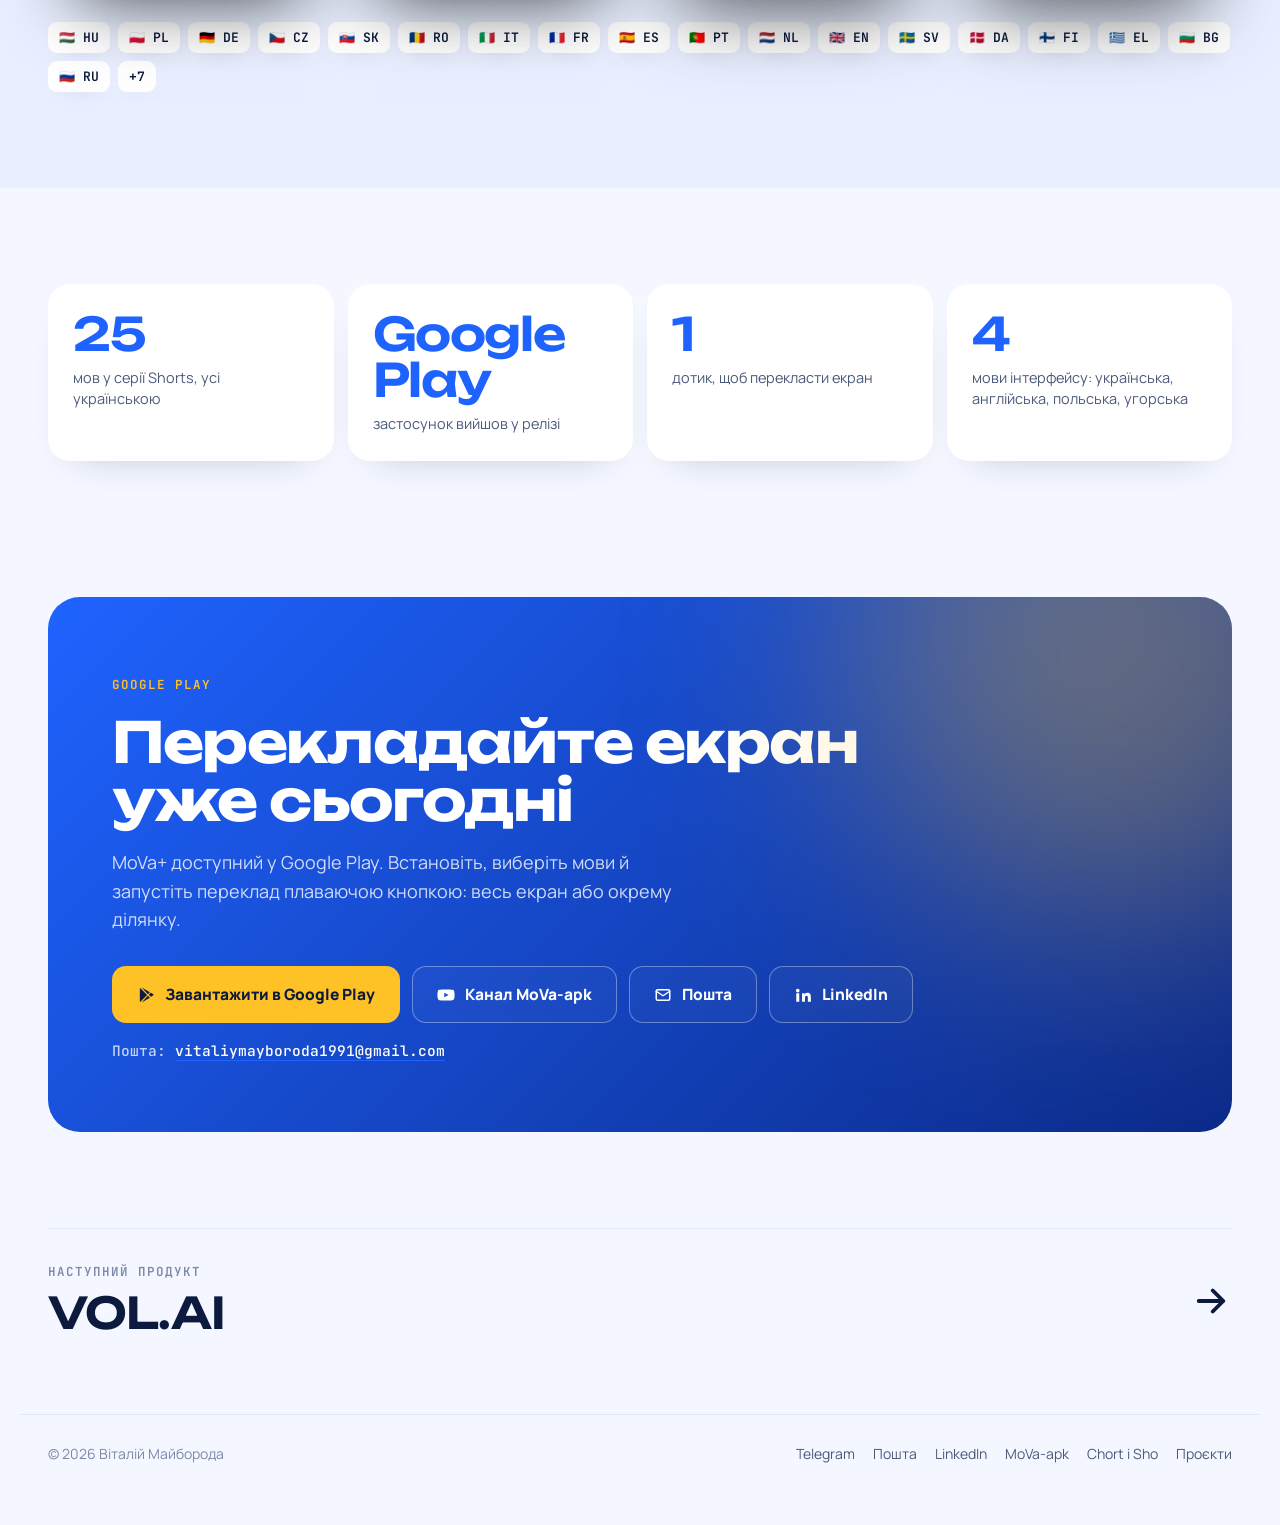
<file: movaplus.html>
<!doctype html>
<html lang="uk" data-lang="uk" class="no-js">
<head>
<meta charset="utf-8">
<meta name="viewport" content="width=device-width,initial-scale=1">
<title>MoVa+ · переклад поверх екрана Android</title>
<meta name="description" content="MoVa+ перекладає текст поверх екрана Android українською за один дотик.">
<meta property="og:title" content="MoVa+ · переклад поверх екрана Android">
<meta property="og:type" content="website">
<link rel="icon" href="assets/img/favicon.svg" type="image/svg+xml">
<link rel="preconnect" href="https://fonts.googleapis.com"><link rel="preconnect" href="https://fonts.gstatic.com" crossorigin>
<link href="https://fonts.googleapis.com/css2?family=JetBrains+Mono:wght@500;600&family=Manrope:wght@400;500;600;700;800&family=Unbounded:wght@500;600;700&display=swap" rel="stylesheet">
<link rel="stylesheet" href="assets/css/site.css?v=20261125-3">
</head>
<body class="t-mova" data-title-uk="MoVa+ · переклад поверх екрана Android" data-title-en="MoVa+ · on-screen translation for Android" data-desc-uk="MoVa+ перекладає текст поверх екрана Android українською за один дотик." data-desc-en="MoVa+ translates on-screen text on Android into Ukrainian with one tap.">
<a class="skip" href="#main"><span data-l="uk">Перейти до змісту</span><span data-l="en">Skip to content</span></a>
<header class="nav"><div class="wrap nav-in">
 <a class="brand" href="index.html"><span class="brand-m" aria-hidden="true">VM</span><span class="brand-t"><span data-l="uk">Віталій Майборода</span><span data-l="en">Vitalii Maiboroda</span></span></a>
 <nav data-aria-uk="Головне меню" data-aria-en="Main menu" aria-label="Головне меню"><ul class="menu" id="menu"><li><a href="index.html"><span data-l="uk">Головна</span><span data-l="en">Home</span></a></li><li><a href="metastreamer.html"><span data-l="uk">MetaStreamer</span><span data-l="en">MetaStreamer</span></a></li><li><a href="movaplus.html" aria-current="page"><span data-l="uk">MoVa+</span><span data-l="en">MoVa+</span></a></li><li><a href="volai.html"><span data-l="uk">VOL.AI</span><span data-l="en">VOL.AI</span></a></li><li><a href="chortisho.html"><span data-l="uk">Chort i Sho</span><span data-l="en">Chort i Sho</span></a></li><li><a href="projects.html"><span data-l="uk">Проєкти</span><span data-l="en">Projects</span></a></li></ul></nav>
 <div class="nav-r">
  <div class="lang" role="group" aria-label="Мова / Language"><button type="button" data-set="uk" aria-pressed="true" lang="uk">UA</button><button type="button" data-set="en" aria-pressed="false" lang="en">EN</button></div>
  <button class="burger" type="button" aria-controls="menu" aria-expanded="false" data-aria-uk="Меню" data-aria-en="Menu" aria-label="Меню"><span></span><span></span><span></span></button>
 </div>
</div></header>
<main id="main">

<section class="mv-hero"><div class="wrap mv-g">
 <div>
  <div class="mv-lock rv"><img src="assets/img/mova-icon.webp" alt="" width="64" height="64"><div><b>MoVa<span>+</span></b><small>Understand any screen</small></div></div>
  <h1 class="h-hero rv d1"><span data-l="uk">Розумій <em>будь-який</em> екран</span><span data-l="en">Understand <em>any</em> screen</span></h1>
  <p class="lead rv d2"><span data-l="uk">MoVa+ перекладає текст поверх екрана Android українською. Банк, кур'єр, лист від установи чи чат: один дотик, і ви розумієте, що там написано. Без копіювання й перемикання між застосунками.</span><span data-l="en">MoVa+ translates text on top of the Android screen into Ukrainian. A bank, a courier, a letter from an office or a chat: one tap and you understand what it says. No copying, no switching apps.</span></p>
  <div class="btns rv d3"><a class="btn btn-p" href="https://play.google.com/store/apps/details?id=hu.ua.overlaytranslator.demo.play&amp;hl=uk" target="_blank" rel="noopener"><svg viewBox="0 0 24 24" fill="currentColor"><path d="M4.2 2.6c-.3.3-.4.7-.4 1.2v16.4c0 .5.1.9.4 1.2l9.3-9.4-9.3-9.4Zm10.4 10.5 2.6 2.6-11 6.3 8.4-8.9Zm0-2.2L6.2 2l11 6.3-2.6 2.6Zm3.9-1.8 2.8 1.6c.9.5.9 1.4 0 1.9l-2.8 1.6-2.8-2.6 2.8-2.5Z"/></svg><span data-l="uk">Завантажити в Google Play</span><span data-l="en">Get it on Google Play</span></a><a class="btn btn-g" href="https://www.youtube.com/@MoVa-apk/shorts" target="_blank" rel="noopener"><svg viewBox="0 0 24 24" fill="currentColor"><path d="M23 7.2a3 3 0 0 0-2.1-2.1C19 4.6 12 4.6 12 4.6s-7 0-8.9.5A3 3 0 0 0 1 7.2 31 31 0 0 0 .5 12a31 31 0 0 0 .5 4.8 3 3 0 0 0 2.1 2.1c1.9.5 8.9.5 8.9.5s7 0 8.9-.5a3 3 0 0 0 2.1-2.1 31 31 0 0 0 .5-4.8 31 31 0 0 0-.5-4.8ZM9.7 15.1V8.9l5.8 3.1-5.8 3.1Z"/></svg><span data-l="uk">Дивитися Shorts</span><span data-l="en">Watch the Shorts</span></a></div>
 </div>
 <div class="mv-phones rv d2" aria-hidden="true">
  <div class="phone p1 nonotch"><img src="assets/img/mova-ad-de.webp" alt=""></div>
  <div class="phone p2 nonotch"><img src="assets/img/mova-ad-pl.webp" alt=""></div>
  <div class="phone p3 nonotch"><img src="assets/img/mova-ad-hu.webp" alt=""></div>
  <div class="mv-badge b1"><img src="assets/img/mova-icon.webp" alt=""><span data-l="uk">Один дотик</span><span data-l="en">One tap</span></div>
  <div class="mv-badge b2"><span class="fl">🇭🇺</span> → <span class="fl">🇺🇦</span></div>
 </div>
</div></section>

<section class="sec alt"><div class="wrap">
 <div class="sec-hd rv"><div><span class="eyebrow">01 · <span data-l="uk">Проблема</span><span data-l="en">The problem</span></span><h2 class="h-sec"><span data-l="uk">Каса. Кур'єр. Нуль угорської.</span><span data-l="en">Checkout. Courier. Zero Hungarian.</span></h2></div><p><span data-l="uk">Життя в іншій країні складається з дрібних текстів, які треба зрозуміти тут і зараз.</span><span data-l="en">Life in another country is made of small texts you need to understand right here and now.</span></p></div>
 <div class="pain">
  <div class="rv"><small>SMS</small><span data-l="uk">Повідомлення від банку</span><span data-l="en">A message from the bank</span></div>
  <div class="rv d1"><small><span data-l="uk">Чек</span><span data-l="en">Receipt</span></small><span data-l="uk">Каса, доставка, оплата</span><span data-l="en">Checkout, delivery, payment</span></div>
  <div class="rv d2"><small><span data-l="uk">Лист</span><span data-l="en">Letter</span></small><span data-l="uk">Установа, оренда, зарплата</span><span data-l="en">Office, rent, payslip</span></div>
  <div class="rv d3"><small><span data-l="uk">Чат</span><span data-l="en">Chat</span></small><span data-l="uk">Оголошення й переписка</span><span data-l="en">Listings and messages</span></div>
 </div>
</div></section>

<section class="sec"><div class="wrap ba-wrap">
 <div class="rv">
  <span class="eyebrow">02 · <span data-l="uk">До і після</span><span data-l="en">Before and after</span></span>
  <h2 class="h-sec" style="margin:14px 0 20px"><span data-l="uk">Переклад лягає прямо на оригінал</span><span data-l="en">The translation sits right on top of the original</span></h2>
  <p style="color:var(--muted);font-size:18px"><span data-l="uk">Overlay зберігає контекст: ви бачите той самий екран, тільки зрозумілою мовою. Потягніть повзунок.</span><span data-l="en">The overlay keeps the context: the same screen, just in a language you understand. Drag the slider.</span></p>
  <div class="tabbar" role="tablist" data-aria-uk="Приклади" data-aria-en="Examples" aria-label="Приклади" style="margin-top:26px">
   <button role="tab" id="m1" aria-controls="mp1" aria-selected="true"><span data-l="uk">Оголошення</span><span data-l="en">Listing</span></button>
   <button role="tab" id="m2" aria-controls="mp2" aria-selected="false" tabindex="-1"><span data-l="uk">Повідомлення</span><span data-l="en">Messages</span></button>
   <button role="tab" id="m3" aria-controls="mp3" aria-selected="false" tabindex="-1"><span data-l="uk">Сайт магазину</span><span data-l="en">Store page</span></button>
  </div>
  <p class="cap"><span data-l="uk">Реальні знімки екрана з телефона.</span><span data-l="en">Real phone screenshots.</span></p>
 </div>
 <div class="rv d1">
  <div class="tabpanel" id="mp1" role="tabpanel" aria-labelledby="m1"><div class="ba"><img src="assets/img/mova-mkt-before.webp" alt="До перекладу" loading="lazy"><img class="after" src="assets/img/mova-mkt-after.webp" alt="Після перекладу MoVa+" loading="lazy"><span class="lbl l"><span data-l="uk">ОРИГІНАЛ</span><span data-l="en">ORIGINAL</span></span><span class="lbl r">MoVa+</span><div class="handle" aria-hidden="true"></div><input type="range" min="0" max="100" value="50" data-aria-uk="Порівняти до і після" data-aria-en="Compare before and after" aria-label="Порівняти до і після"></div></div><div class="tabpanel" id="mp2" role="tabpanel" aria-labelledby="m2" hidden><div class="ba"><img src="assets/img/mova-msg-before.webp" alt="До перекладу" loading="lazy"><img class="after" src="assets/img/mova-msg-after.webp" alt="Після перекладу MoVa+" loading="lazy"><span class="lbl l"><span data-l="uk">ОРИГІНАЛ</span><span data-l="en">ORIGINAL</span></span><span class="lbl r">MoVa+</span><div class="handle" aria-hidden="true"></div><input type="range" min="0" max="100" value="50" data-aria-uk="Порівняти до і після" data-aria-en="Compare before and after" aria-label="Порівняти до і після"></div></div><div class="tabpanel" id="mp3" role="tabpanel" aria-labelledby="m3" hidden><div class="ba"><img src="assets/img/mova-tg-before.webp" alt="До перекладу" loading="lazy"><img class="after" src="assets/img/mova-tg-after.webp" alt="Після перекладу MoVa+" loading="lazy"><span class="lbl l"><span data-l="uk">ОРИГІНАЛ</span><span data-l="en">ORIGINAL</span></span><span class="lbl r">MoVa+</span><div class="handle" aria-hidden="true"></div><input type="range" min="0" max="100" value="50" data-aria-uk="Порівняти до і після" data-aria-en="Compare before and after" aria-label="Порівняти до і після"></div></div>
 </div>
</div></section>

<section class="sec alt"><div class="wrap">
 <div class="sec-hd rv"><div><span class="eyebrow">03 · <span data-l="uk">Можливості</span><span data-l="en">Features</span></span><h2 class="h-sec"><span data-l="uk">Створено для щоденного життя</span><span data-l="en">Built for everyday life</span></h2></div></div>
 <div class="feats">
  <div class="feat rv "><div class="ic" aria-hidden="true"><svg viewBox="0 0 24 24" fill="none" stroke="currentColor" stroke-width="2" stroke-linejoin="round"><path d="m12 3 9 5-9 5-9-5 9-5Z"/><path d="m3 13 9 5 9-5"/></svg></div><h3><span data-l="uk">Поверх будь-якого застосунку</span><span data-l="en">On top of any app</span></h3><p><span data-l="uk">Перекладає те, що зараз на екрані, не виходячи з застосунку.</span><span data-l="en">Translates what is on screen now, without leaving the app.</span></p></div>
  <div class="feat rv d1"><div class="ic" aria-hidden="true"><svg viewBox="0 0 24 24" fill="none" stroke="currentColor" stroke-width="2" stroke-linecap="round"><path d="M4 8V5a1 1 0 0 1 1-1h3M16 4h3a1 1 0 0 1 1 1v3M20 16v3a1 1 0 0 1-1 1h-3M8 20H5a1 1 0 0 1-1-1v-3M7 12h10"/></svg></div><h3><span data-l="uk">Розпізнавання тексту</span><span data-l="en">Text recognition</span></h3><p><span data-l="uk">Читає текст з екрана, зокрема кирилицю та грецьку.</span><span data-l="en">Reads on-screen text, including Cyrillic and Greek.</span></p></div>
  <div class="feat rv d2"><div class="ic" aria-hidden="true"><svg viewBox="0 0 24 24" fill="none" stroke="currentColor" stroke-width="2"><circle cx="12" cy="12" r="9"/><path d="M3 12h18M12 3a14 14 0 0 1 0 18M12 3a14 14 0 0 0 0 18"/></svg></div><h3><span data-l="uk">Мови Європи</span><span data-l="en">European languages</span></h3><p><span data-l="uk">Угорська, польська, німецька й інші мови ЄС, а також російська, українською.</span><span data-l="en">Hungarian, Polish, German and other EU languages, plus Russian, into Ukrainian.</span></p></div>
  <div class="feat rv "><div class="ic" aria-hidden="true"><svg viewBox="0 0 24 24" fill="none" stroke="currentColor" stroke-width="2" stroke-linecap="round"><path d="M5 9h15M4 15h15M10 3 8 21M16 3l-2 18"/></svg></div><h3><span data-l="uk">Числа на місці</span><span data-l="en">Numbers stay put</span></h3><p><span data-l="uk">Суми, дати та номери не губляться під час перекладу.</span><span data-l="en">Amounts, dates and numbers survive the translation.</span></p></div>
  <div class="feat rv d1"><div class="ic" aria-hidden="true"><svg viewBox="0 0 24 24" fill="none" stroke="currentColor" stroke-width="2" stroke-linecap="round"><circle cx="12" cy="9" r="3"/><path d="M12 2v1M5 9H4M20 9h-1M7 4l.7.7M17 4l-.7.7M10 21l-1-6M14 21l1-6"/></svg></div><h3><span data-l="uk">Один дотик</span><span data-l="en">One tap</span></h3><p><span data-l="uk">Плаваюча кнопка: натиснули, прочитали, повернулися до справ.</span><span data-l="en">A floating button: tap, read, get back to what you were doing.</span></p></div>
  <div class="feat rv d2"><div class="ic" aria-hidden="true"><svg viewBox="0 0 24 24" fill="none" stroke="currentColor" stroke-width="2" stroke-linecap="round" stroke-linejoin="round"><path d="M4 8h14l-3-3M20 16H6l3 3"/></svg></div><h3><span data-l="uk">Сімейна версія</span><span data-l="en">Family edition</span></h3><p><span data-l="uk">Окрема збірка MoVa+ з перекладом в обидва боки.</span><span data-l="en">A separate MoVa+ build with two-way translation.</span></p></div>
 </div>
</div></section>

<section class="sec"><div class="wrap">
 <div class="sec-hd rv"><div><span class="eyebrow">04 · <span data-l="uk">Як це працює</span><span data-l="en">How it works</span></span><h2 class="h-sec"><span data-l="uk">Чотири секунди замість перекладача</span><span data-l="en">Four seconds instead of a translator app</span></h2></div></div>
 <div class="steps">
  <div class="step rv"><h3><span data-l="uk">Відкрийте будь-що</span><span data-l="en">Open anything</span></h3><p><span data-l="uk">Банк, пошту, месенджер, сайт або оголошення.</span><span data-l="en">Your bank, mail, messenger, a website or a listing.</span></p></div>
  <div class="step rv"><h3><span data-l="uk">Торкніться MoVa</span><span data-l="en">Tap MoVa</span></h3><p><span data-l="uk">Плаваюча кнопка завжди під рукою.</span><span data-l="en">The floating button is always at hand.</span></p></div>
  <div class="step rv"><h3><span data-l="uk">Читайте українською</span><span data-l="en">Read in Ukrainian</span></h3><p><span data-l="uk">Переклад з'являється поверх оригінального тексту.</span><span data-l="en">The translation appears over the original text.</span></p></div>
  <div class="step rv"><h3><span data-l="uk">Продовжуйте</span><span data-l="en">Carry on</span></h3><p><span data-l="uk">Закрийте overlay і працюйте далі в тому ж застосунку.</span><span data-l="en">Close the overlay and keep going in the same app.</span></p></div>
 </div>
</div></section>

<section class="sec alt"><div class="wrap">
 <div class="sec-hd rv"><div><span class="eyebrow">05 · Shorts</span><h2 class="h-sec"><span data-l="uk">25 мов, 25 життєвих ситуацій</span><span data-l="en">25 languages, 25 real situations</span></h2></div><p><span data-l="uk">Серія Shorts на каналі MoVa-apk: кожне відео перекладає реальну ситуацію з іншої мови на українську.</span><span data-l="en">A Shorts series on the MoVa-apk channel: each video translates a real situation from another language into Ukrainian.</span></p></div>
 <div class="shorts">
  <div class="rv"><button type="button" class="yt v" data-id="Oie5mOT-c-s" data-aria-uk="Відтворити відео: Не розумієш угорську?" data-aria-en="Play video: Can't read Hungarian?" aria-label="Відтворити відео: Не розумієш угорську?"><img src="assets/img/yt/Oie5mOT-c-s-v.webp" alt="" loading="lazy" decoding="async"><span class="play" aria-hidden="true"><svg viewBox="0 0 24 24" fill="currentColor"><path d="M7 4.5v15l13-7.5z"/></svg></span><span class="yt-t"><span data-l="uk">Не розумієш угорську?</span><span data-l="en">Can't read Hungarian?</span></span></button></div>
  <div class="rv d1"><button type="button" class="yt v" data-id="DnaLiZeCid8" data-aria-uk="Відтворити відео: Каса. Кур'єр. Нуль угорської" data-aria-en="Play video: Checkout. Courier. Zero Hungarian" aria-label="Відтворити відео: Каса. Кур'єр. Нуль угорської"><img src="assets/img/yt/DnaLiZeCid8-v.webp" alt="" loading="lazy" decoding="async"><span class="play" aria-hidden="true"><svg viewBox="0 0 24 24" fill="currentColor"><path d="M7 4.5v15l13-7.5z"/></svg></span><span class="yt-t"><span data-l="uk">Каса. Кур'єр. Нуль угорської</span><span data-l="en">Checkout. Courier. Zero Hungarian</span></span></button></div>
  <div class="rv d2"><div class="phone nonotch" style="aspect-ratio:9/16;border-radius:22px;padding:6px"><img src="assets/img/mova-ad-de.webp" alt="Кадр із Shorts MoVa+: німецька" loading="lazy" style="border-radius:17px"></div></div>
  <div class="rv d3"><div class="phone nonotch" style="aspect-ratio:9/16;border-radius:22px;padding:6px"><img src="assets/img/mova-ad-hu.webp" alt="Кадр із Shorts MoVa+: угорський чек" loading="lazy" style="border-radius:17px"></div></div>
 </div>
 <div class="langs rv"><span>🇭🇺 HU</span><span>🇵🇱 PL</span><span>🇩🇪 DE</span><span>🇨🇿 CZ</span><span>🇸🇰 SK</span><span>🇷🇴 RO</span><span>🇮🇹 IT</span><span>🇫🇷 FR</span><span>🇪🇸 ES</span><span>🇵🇹 PT</span><span>🇳🇱 NL</span><span>🇬🇧 EN</span><span>🇸🇪 SV</span><span>🇩🇰 DA</span><span>🇫🇮 FI</span><span>🇬🇷 EL</span><span>🇧🇬 BG</span><span>🇷🇺 RU</span><span>+7</span></div>
</div></section>

<section class="sec"><div class="wrap">
 <div class="stats">
  <div class="stat rv"><b>25</b><span><span data-l="uk">мов у серії Shorts, усі українською</span><span data-l="en">languages in the Shorts series, all into Ukrainian</span></span></div>
  <div class="stat rv"><b>Google Play</b><span><span data-l="uk">застосунок вийшов у релізі</span><span data-l="en">released and available</span></span></div>
  <div class="stat rv"><b>1</b><span><span data-l="uk">дотик, щоб перекласти екран</span><span data-l="en">tap to translate a screen</span></span></div>
  <div class="stat rv"><b>4</b><span><span data-l="uk">мови інтерфейсу: українська, англійська, польська, угорська</span><span data-l="en">interface languages: Ukrainian, English, Polish, Hungarian</span></span></div>
 </div>
</div></section>
<section class="sec" id="contact"><div class="wrap"><div class="cta rv"><div class="glow" aria-hidden="true"></div>
<span class="eyebrow"><span data-l="uk">Google Play</span><span data-l="en">Google Play</span></span><h2><span data-l="uk">Перекладайте екран уже сьогодні</span><span data-l="en">Start translating your screen today</span></h2><p><span data-l="uk">MoVa+ доступний у Google Play. Встановіть, виберіть мови й запустіть переклад плаваючою кнопкою: весь екран або окрему ділянку.</span><span data-l="en">MoVa+ is available on Google Play. Install it, pick your languages and start translating with the floating button: the whole screen or a selected area.</span></p><div class="btns"><a class="btn btn-p" href="https://play.google.com/store/apps/details?id=hu.ua.overlaytranslator.demo.play&amp;hl=uk" target="_blank" rel="noopener"><svg viewBox="0 0 24 24" fill="currentColor"><path d="M4.2 2.6c-.3.3-.4.7-.4 1.2v16.4c0 .5.1.9.4 1.2l9.3-9.4-9.3-9.4Zm10.4 10.5 2.6 2.6-11 6.3 8.4-8.9Zm0-2.2L6.2 2l11 6.3-2.6 2.6Zm3.9-1.8 2.8 1.6c.9.5.9 1.4 0 1.9l-2.8 1.6-2.8-2.6 2.8-2.5Z"/></svg><span data-l="uk">Завантажити в Google Play</span><span data-l="en">Get it on Google Play</span></a><a class="btn btn-g" href="https://www.youtube.com/@MoVa-apk/shorts" target="_blank" rel="noopener"><svg viewBox="0 0 24 24" fill="currentColor"><path d="M23 7.2a3 3 0 0 0-2.1-2.1C19 4.6 12 4.6 12 4.6s-7 0-8.9.5A3 3 0 0 0 1 7.2 31 31 0 0 0 .5 12a31 31 0 0 0 .5 4.8 3 3 0 0 0 2.1 2.1c1.9.5 8.9.5 8.9.5s7 0 8.9-.5a3 3 0 0 0 2.1-2.1 31 31 0 0 0 .5-4.8 31 31 0 0 0-.5-4.8ZM9.7 15.1V8.9l5.8 3.1-5.8 3.1Z"/></svg><span data-l="uk">Канал MoVa-apk</span><span data-l="en">MoVa-apk channel</span></a><a class="btn btn-g" href="mailto:vitaliymayboroda1991@gmail.com"><svg viewBox="0 0 24 24" fill="none" stroke="currentColor" stroke-width="2" stroke-linecap="round" stroke-linejoin="round"><rect x="3" y="5" width="18" height="14" rx="2"/><path d="m3 7 9 6 9-6"/></svg><span data-l="uk">Пошта</span><span data-l="en">Email</span></a><a class="btn btn-g" href="https://www.linkedin.com/in/%D0%B2%D1%96%D1%82%D0%B0%D0%BB%D1%96%D0%B9-%D0%BC%D0%B0%D0%B9%D0%B1%D0%BE%D1%80%D0%BE%D0%B4%D0%B0-47b2a643a/" target="_blank" rel="noopener"><svg viewBox="0 0 24 24" fill="currentColor"><path d="M4.98 3.5a2.5 2.5 0 1 1 0 5 2.5 2.5 0 0 1 0-5ZM3 9.5h4V21H3V9.5Zm7 0h3.8v1.6h.1c.5-1 1.8-2 3.8-2 4 0 4.8 2.6 4.8 6V21h-4v-5.2c0-1.3 0-2.9-1.8-2.9s-2 1.4-2 2.8V21h-4V9.5Z"/></svg>LinkedIn</a></div><p class="cta-mail"><span data-l="uk">Пошта</span><span data-l="en">Email</span>: <a href="mailto:vitaliymayboroda1991@gmail.com">vitaliymayboroda1991@gmail.com</a></p></div></div></section>

</main>
<div class="wrap"><a class="next" href="volai.html"><span><small><span data-l="uk">Наступний продукт</span><span data-l="en">Next product</span></small><b><span data-l="uk">VOL.AI</span><span data-l="en">VOL.AI</span></b></span><svg viewBox="0 0 24 24" fill="none" stroke="currentColor" stroke-width="2.2" stroke-linecap="round" stroke-linejoin="round"><path d="M5 12h14M13 6l6 6-6 6"/></svg></a></div>
<footer><div class="wrap foot"><span>© 2026 <span data-l="uk">Віталій Майборода</span><span data-l="en">Vitalii Maiboroda</span></span><span><a href="https://t.me/mr_tal_ChIS" target="_blank" rel="noopener">Telegram</a><a href="mailto:vitaliymayboroda1991@gmail.com"><span data-l="uk">Пошта</span><span data-l="en">Email</span></a><a href="https://www.linkedin.com/in/%D0%B2%D1%96%D1%82%D0%B0%D0%BB%D1%96%D0%B9-%D0%BC%D0%B0%D0%B9%D0%B1%D0%BE%D1%80%D0%BE%D0%B4%D0%B0-47b2a643a/" target="_blank" rel="noopener">LinkedIn</a><a href="https://www.youtube.com/@MoVa-apk/shorts" target="_blank" rel="noopener">MoVa-apk</a><a href="https://www.youtube.com/@Chort_i_Sho" target="_blank" rel="noopener">Chort i Sho</a><a href="projects.html"><span data-l="uk">Проєкти</span><span data-l="en">Projects</span></a></span></div></footer>
<script src="assets/js/main.js?v=20261125-3"></script>
</body>
</html>
</file>
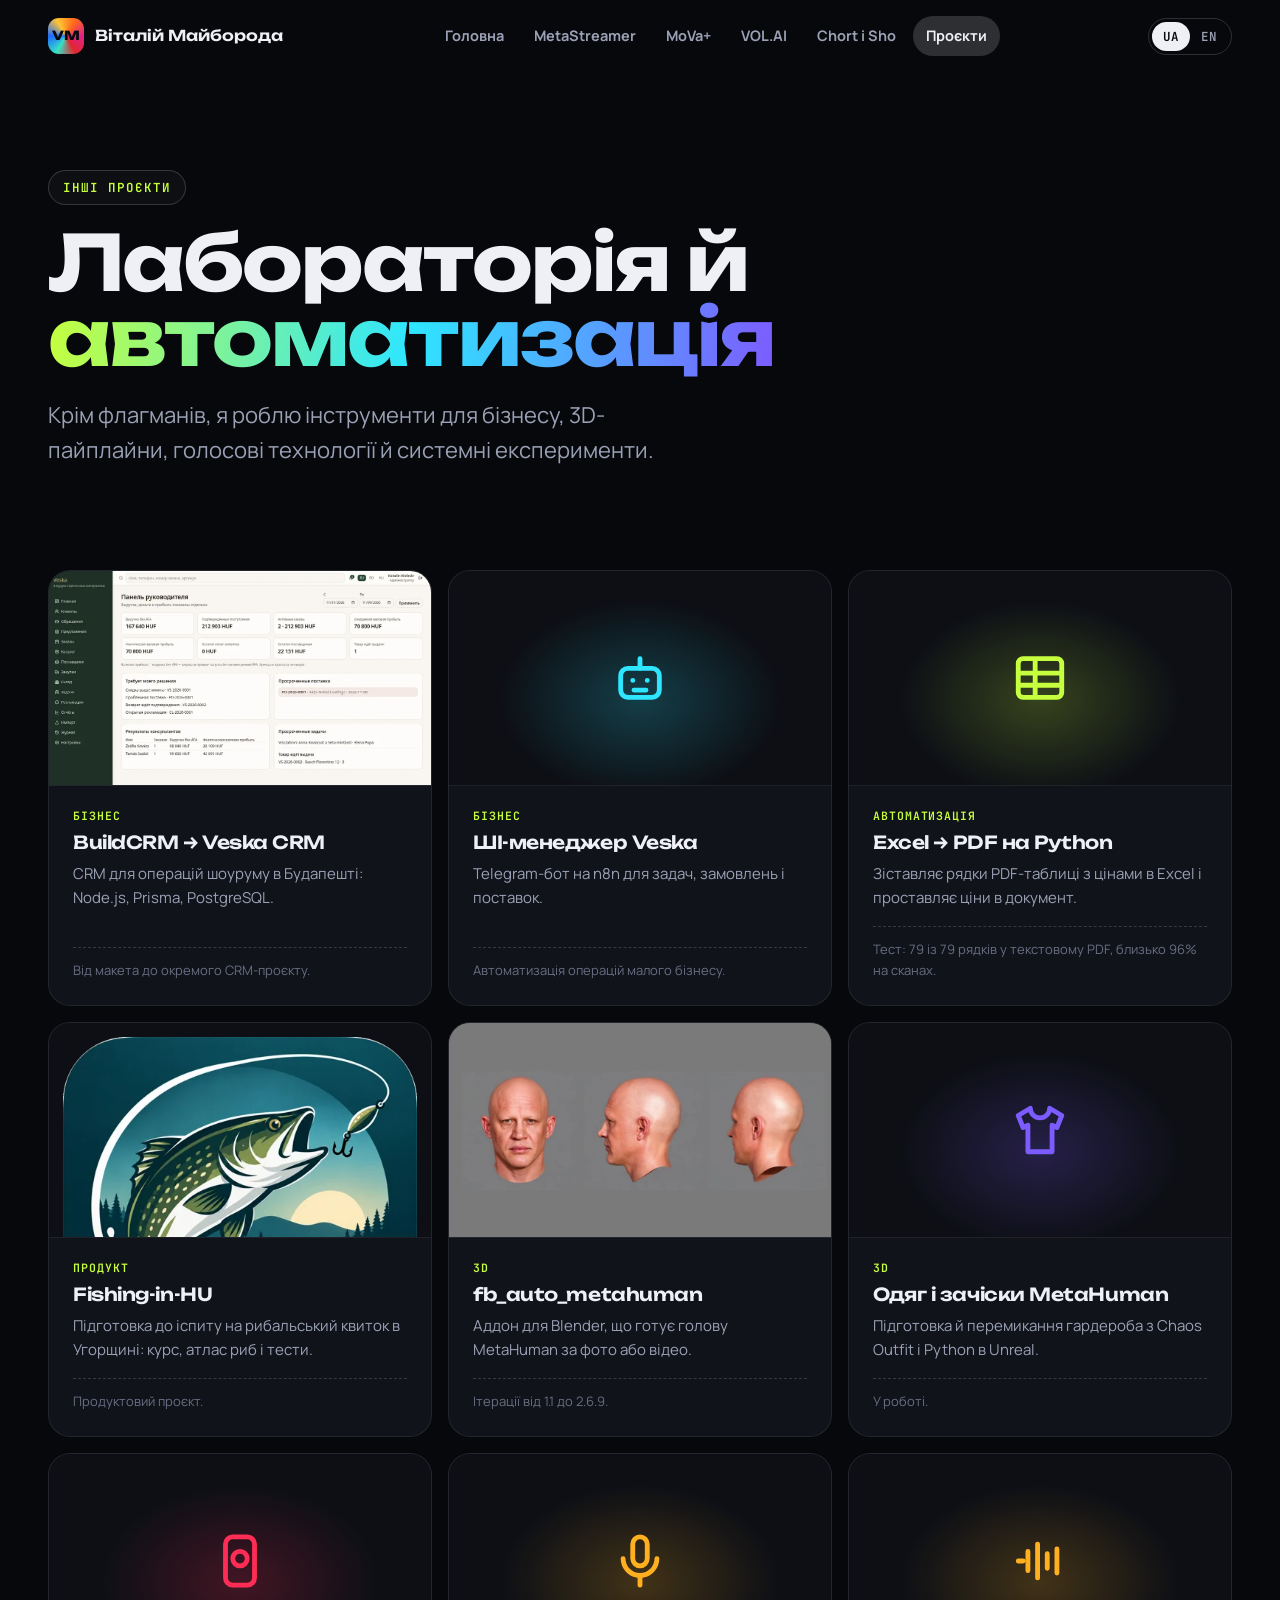
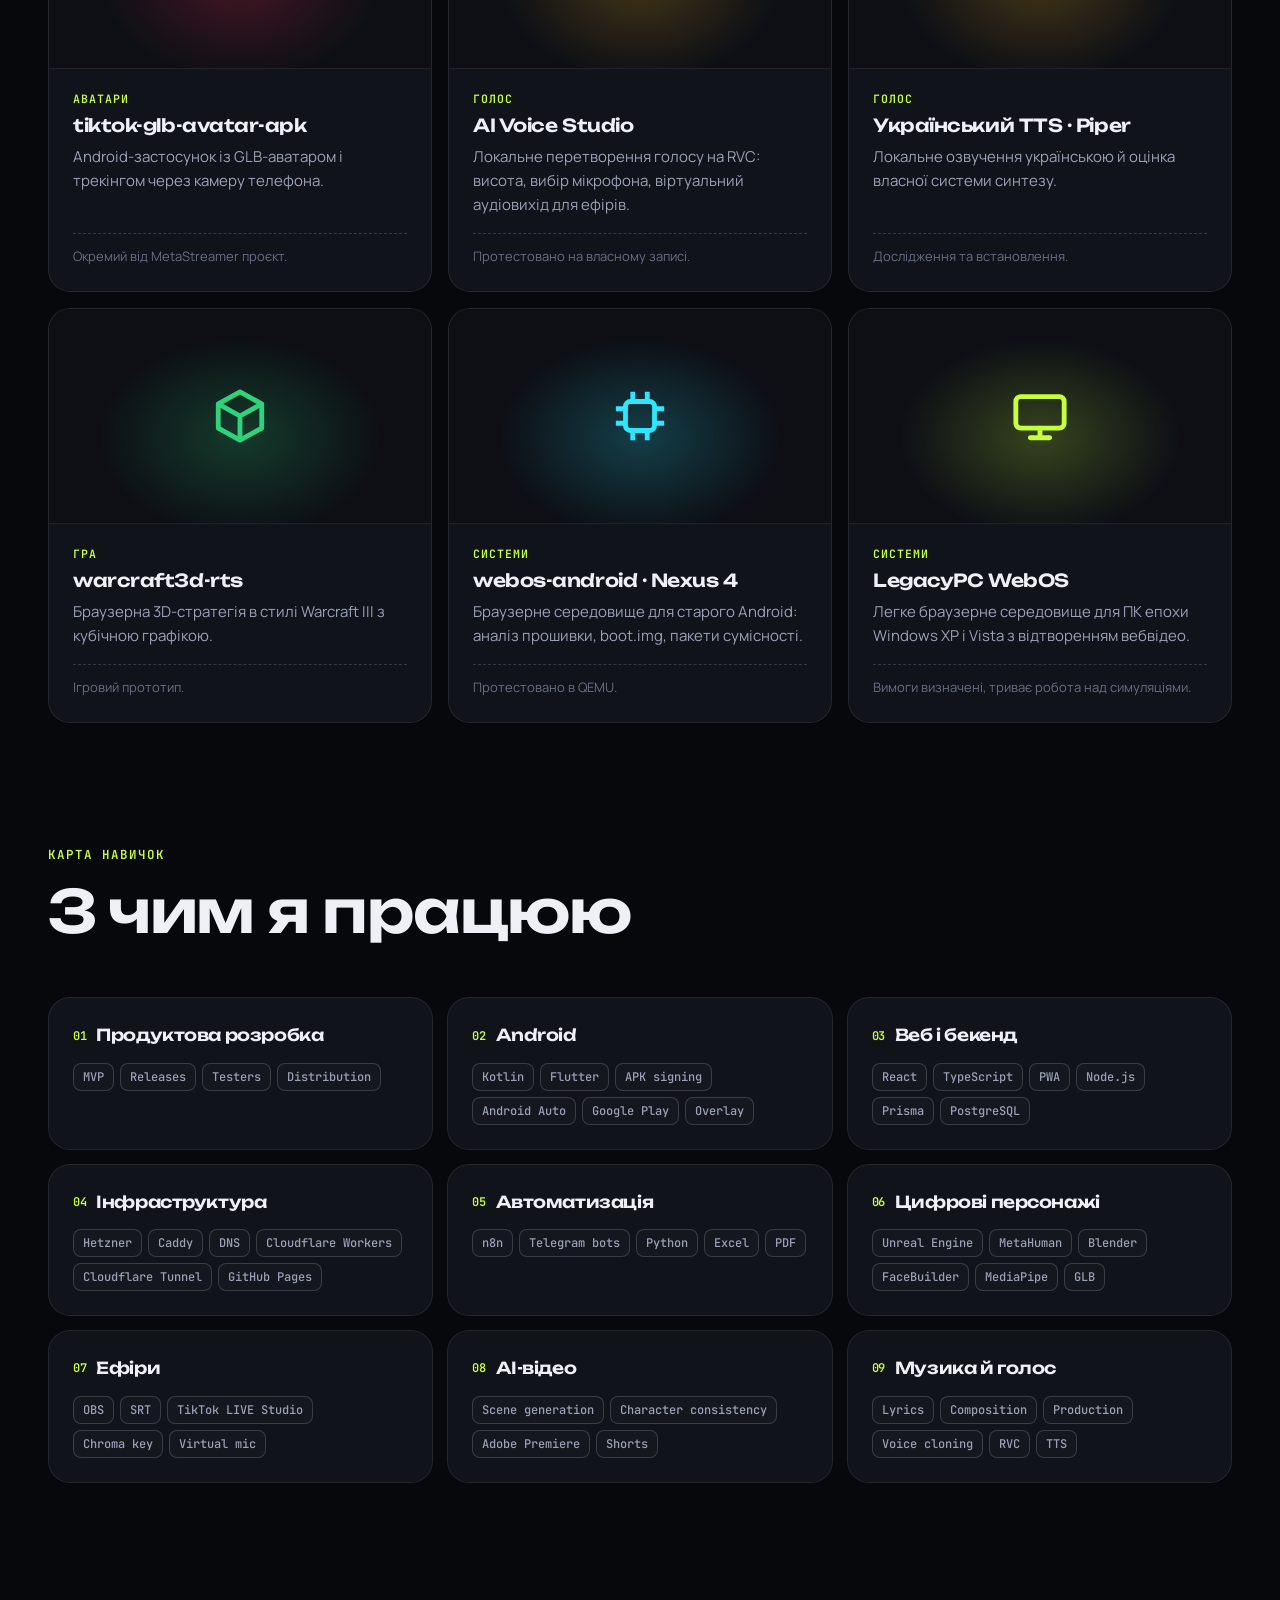
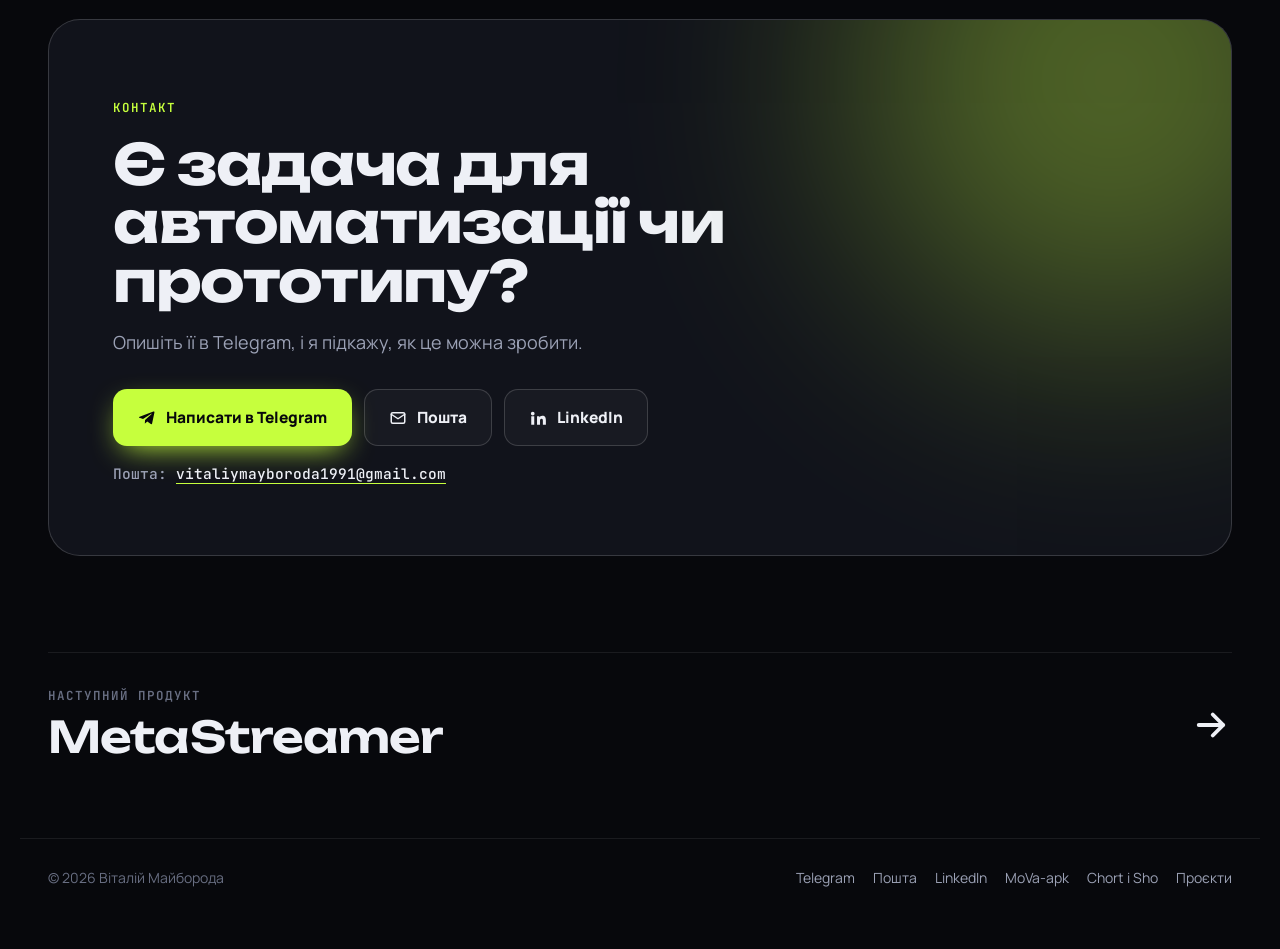
<file: projects.html>
<!doctype html>
<html lang="uk" data-lang="uk" class="no-js">
<head>
<meta charset="utf-8">
<meta name="viewport" content="width=device-width,initial-scale=1">
<title>Проєкти та навички · Віталій Майборода</title>
<meta name="description" content="Технічні проєкти та карта навичок Віталія Майбороди: автоматизація, 3D, голос, системи.">
<meta property="og:title" content="Проєкти та навички · Віталій Майборода">
<meta property="og:type" content="website">
<link rel="icon" href="assets/img/favicon.svg" type="image/svg+xml">
<link rel="preconnect" href="https://fonts.googleapis.com"><link rel="preconnect" href="https://fonts.gstatic.com" crossorigin>
<link href="https://fonts.googleapis.com/css2?family=JetBrains+Mono:wght@500;600&family=Manrope:wght@400;500;600;700;800&family=Unbounded:wght@500;600;700&display=swap" rel="stylesheet">
<link rel="stylesheet" href="assets/css/site.css?v=20261125-3">
</head>
<body class="t-home t-proj" data-title-uk="Проєкти та навички · Віталій Майборода" data-title-en="Projects and skills · Vitalii Maiboroda" data-desc-uk="Технічні проєкти та карта навичок Віталія Майбороди: автоматизація, 3D, голос, системи." data-desc-en="Technical projects and skills map of Vitalii Maiboroda: automation, 3D, voice, systems.">
<a class="skip" href="#main"><span data-l="uk">Перейти до змісту</span><span data-l="en">Skip to content</span></a>
<header class="nav"><div class="wrap nav-in">
 <a class="brand" href="index.html"><span class="brand-m" aria-hidden="true">VM</span><span class="brand-t"><span data-l="uk">Віталій Майборода</span><span data-l="en">Vitalii Maiboroda</span></span></a>
 <nav data-aria-uk="Головне меню" data-aria-en="Main menu" aria-label="Головне меню"><ul class="menu" id="menu"><li><a href="index.html"><span data-l="uk">Головна</span><span data-l="en">Home</span></a></li><li><a href="metastreamer.html"><span data-l="uk">MetaStreamer</span><span data-l="en">MetaStreamer</span></a></li><li><a href="movaplus.html"><span data-l="uk">MoVa+</span><span data-l="en">MoVa+</span></a></li><li><a href="volai.html"><span data-l="uk">VOL.AI</span><span data-l="en">VOL.AI</span></a></li><li><a href="chortisho.html"><span data-l="uk">Chort i Sho</span><span data-l="en">Chort i Sho</span></a></li><li><a href="projects.html" aria-current="page"><span data-l="uk">Проєкти</span><span data-l="en">Projects</span></a></li></ul></nav>
 <div class="nav-r">
  <div class="lang" role="group" aria-label="Мова / Language"><button type="button" data-set="uk" aria-pressed="true" lang="uk">UA</button><button type="button" data-set="en" aria-pressed="false" lang="en">EN</button></div>
  <button class="burger" type="button" aria-controls="menu" aria-expanded="false" data-aria-uk="Меню" data-aria-en="Menu" aria-label="Меню"><span></span><span></span><span></span></button>
 </div>
</div></header>
<main id="main">

<section class="p-hero"><div class="wrap">
 <span class="eyebrow pill rv"><span data-l="uk">Інші проєкти</span><span data-l="en">Other projects</span></span>
 <h1 class="h-hero rv d1"><span data-l="uk">Лабораторія й <span class="grad">автоматизація</span></span><span data-l="en">Lab and <span class="grad">automation</span></span></h1>
 <p class="lead rv d2"><span data-l="uk">Крім флагманів, я роблю інструменти для бізнесу, 3D-пайплайни, голосові технології й системні експерименти.</span><span data-l="en">Beyond the flagships, I build business tools, 3D pipelines, voice tech and systems experiments.</span></p>
</div></section>
<section class="sec" style="padding-top:20px"><div class="wrap"><div class="pgrid"><article class="pc rv"><div class="im"><img src="assets/img/p-veska.webp" alt="" loading="lazy" style=""></div><div class="tx"><span class="cat"><span data-l="uk">Бізнес</span><span data-l="en">Business</span></span><h3>BuildCRM → Veska CRM</h3><p><span data-l="uk">CRM для операцій шоуруму в Будапешті: Node.js, Prisma, PostgreSQL.</span><span data-l="en">A CRM for showroom operations in Budapest: Node.js, Prisma, PostgreSQL.</span></p><div class="st"><span data-l="uk">Від макета до окремого CRM-проєкту.</span><span data-l="en">From mockup to a standalone CRM project.</span></div></div></article><article class="pc rv"><div class="im ico" style="--c:#2ee6ff" aria-hidden="true"><svg viewBox="0 0 24 24" fill="none" stroke="currentColor" stroke-width="2" stroke-linecap="round"><rect x="4" y="8" width="16" height="12" rx="3"/><path d="M12 4v4M9 13h.01M15 13h.01M9.5 17h5"/></svg></div><div class="tx"><span class="cat"><span data-l="uk">Бізнес</span><span data-l="en">Business</span></span><h3><span data-l="uk">ШІ-менеджер Veska</span><span data-l="en">Veska AI manager</span></h3><p><span data-l="uk">Telegram-бот на n8n для задач, замовлень і поставок.</span><span data-l="en">A Telegram bot on n8n for tasks, orders and deliveries.</span></p><div class="st"><span data-l="uk">Автоматизація операцій малого бізнесу.</span><span data-l="en">Operations automation for a small business.</span></div></div></article><article class="pc rv"><div class="im ico" style="--c:#c6ff3d" aria-hidden="true"><svg viewBox="0 0 24 24" fill="none" stroke="currentColor" stroke-width="2"><rect x="3" y="4" width="18" height="16" rx="2"/><path d="M3 10h18M3 15h18M10 4v16"/></svg></div><div class="tx"><span class="cat"><span data-l="uk">Автоматизація</span><span data-l="en">Automation</span></span><h3><span data-l="uk">Excel → PDF на Python</span><span data-l="en">Excel → PDF in Python</span></h3><p><span data-l="uk">Зіставляє рядки PDF-таблиці з цінами в Excel і проставляє ціни в документ.</span><span data-l="en">Matches PDF table rows to Excel prices and writes the prices into the document.</span></p><div class="st"><span data-l="uk">Тест: 79 із 79 рядків у текстовому PDF, близько 96% на сканах.</span><span data-l="en">Test: 79 of 79 rows in a text PDF, about 96% on scans.</span></div></div></article><article class="pc rv"><div class="im contain"><img src="assets/img/p-fishing.webp" alt="" loading="lazy" style=""></div><div class="tx"><span class="cat"><span data-l="uk">Продукт</span><span data-l="en">Product</span></span><h3>Fishing-in-HU</h3><p><span data-l="uk">Підготовка до іспиту на рибальський квиток в Угорщині: курс, атлас риб і тести.</span><span data-l="en">Prep for the Hungarian fishing licence exam: a course, a fish atlas and quizzes.</span></p><div class="st"><span data-l="uk">Продуктовий проєкт.</span><span data-l="en">A product project.</span></div></div></article><article class="pc rv"><div class="im"><img src="assets/img/p-fbhead.webp" alt="" loading="lazy" style="object-fit:contain;background:#7a7a7a"></div><div class="tx"><span class="cat"><span data-l="uk">3D</span><span data-l="en">3D</span></span><h3>fb_auto_metahuman</h3><p><span data-l="uk">Аддон для Blender, що готує голову MetaHuman за фото або відео.</span><span data-l="en">A Blender add-on that builds a MetaHuman head from a photo or video.</span></p><div class="st"><span data-l="uk">Ітерації від 1.1 до 2.6.9.</span><span data-l="en">Iterations from 1.1 to 2.6.9.</span></div></div></article><article class="pc rv"><div class="im ico" style="--c:#7c5cff" aria-hidden="true"><svg viewBox="0 0 24 24" fill="none" stroke="currentColor" stroke-width="2" stroke-linejoin="round"><path d="m8 3-5 3 2 5 2-1v11h10V10l2 1 2-5-5-3a4 4 0 0 1-8 0Z"/></svg></div><div class="tx"><span class="cat"><span data-l="uk">3D</span><span data-l="en">3D</span></span><h3><span data-l="uk">Одяг і зачіски MetaHuman</span><span data-l="en">MetaHuman outfits and hair</span></h3><p><span data-l="uk">Підготовка й перемикання гардероба з Chaos Outfit і Python в Unreal.</span><span data-l="en">Preparing and switching wardrobe items with Chaos Outfit and Python in Unreal.</span></p><div class="st"><span data-l="uk">У роботі.</span><span data-l="en">In progress.</span></div></div></article><article class="pc rv"><div class="im ico" style="--c:#ff2d55" aria-hidden="true"><svg viewBox="0 0 24 24" fill="none" stroke="currentColor" stroke-width="2"><rect x="6" y="2" width="12" height="20" rx="3"/><circle cx="12" cy="11" r="3"/></svg></div><div class="tx"><span class="cat"><span data-l="uk">Аватари</span><span data-l="en">Avatars</span></span><h3>tiktok-glb-avatar-apk</h3><p><span data-l="uk">Android-застосунок із GLB-аватаром і трекінгом через камеру телефона.</span><span data-l="en">An Android app with a GLB avatar driven by the phone camera.</span></p><div class="st"><span data-l="uk">Окремий від MetaStreamer проєкт.</span><span data-l="en">Separate from MetaStreamer.</span></div></div></article><article class="pc rv"><div class="im ico" style="--c:#ffb020" aria-hidden="true"><svg viewBox="0 0 24 24" fill="none" stroke="currentColor" stroke-width="2" stroke-linecap="round"><rect x="9" y="2" width="6" height="12" rx="3"/><path d="M5 11a7 7 0 0 0 14 0M12 18v4"/></svg></div><div class="tx"><span class="cat"><span data-l="uk">Голос</span><span data-l="en">Voice</span></span><h3>AI Voice Studio</h3><p><span data-l="uk">Локальне перетворення голосу на RVC: висота, вибір мікрофона, віртуальний аудіовихід для ефірів.</span><span data-l="en">Local voice conversion with RVC: pitch, mic selection, a virtual audio output for streams.</span></p><div class="st"><span data-l="uk">Протестовано на власному записі.</span><span data-l="en">Tested on my own recording.</span></div></div></article><article class="pc rv"><div class="im ico" style="--c:#ffb020" aria-hidden="true"><svg viewBox="0 0 24 24" fill="none" stroke="currentColor" stroke-width="2" stroke-linecap="round"><path d="M3 12h2M7 8v8M11 5v14M15 9v6M19 7v10"/></svg></div><div class="tx"><span class="cat"><span data-l="uk">Голос</span><span data-l="en">Voice</span></span><h3><span data-l="uk">Український TTS · Piper</span><span data-l="en">Ukrainian TTS · Piper</span></h3><p><span data-l="uk">Локальне озвучення українською й оцінка власної системи синтезу.</span><span data-l="en">Local Ukrainian text to speech and an assessment of a custom synthesis system.</span></p><div class="st"><span data-l="uk">Дослідження та встановлення.</span><span data-l="en">Research and setup.</span></div></div></article><article class="pc rv"><div class="im ico" style="--c:#2fd47a" aria-hidden="true"><svg viewBox="0 0 24 24" fill="none" stroke="currentColor" stroke-width="2" stroke-linejoin="round"><path d="m12 2 9 5v10l-9 5-9-5V7l9-5Zm0 10 9-5M12 12 3 7m9 5v10"/></svg></div><div class="tx"><span class="cat"><span data-l="uk">Гра</span><span data-l="en">Game</span></span><h3>warcraft3d-rts</h3><p><span data-l="uk">Браузерна 3D-стратегія в стилі Warcraft III з кубічною графікою.</span><span data-l="en">A browser 3D strategy game in the style of Warcraft III with blocky graphics.</span></p><div class="st"><span data-l="uk">Ігровий прототип.</span><span data-l="en">A game prototype.</span></div></div></article><article class="pc rv"><div class="im ico" style="--c:#2ee6ff" aria-hidden="true"><svg viewBox="0 0 24 24" fill="none" stroke="currentColor" stroke-width="2"><rect x="6" y="6" width="12" height="12" rx="2"/><path d="M9 2v4M15 2v4M9 18v4M15 18v4M2 9h4M2 15h4M18 9h4M18 15h4"/></svg></div><div class="tx"><span class="cat"><span data-l="uk">Системи</span><span data-l="en">Systems</span></span><h3>webos-android · Nexus 4</h3><p><span data-l="uk">Браузерне середовище для старого Android: аналіз прошивки, boot.img, пакети сумісності.</span><span data-l="en">A browser environment for old Android: firmware analysis, boot.img, compatibility packages.</span></p><div class="st"><span data-l="uk">Протестовано в QEMU.</span><span data-l="en">Tested in QEMU.</span></div></div></article><article class="pc rv"><div class="im ico" style="--c:#c6ff3d" aria-hidden="true"><svg viewBox="0 0 24 24" fill="none" stroke="currentColor" stroke-width="2" stroke-linecap="round"><rect x="2" y="4" width="20" height="13" rx="2"/><path d="M8 21h8M12 17v4"/></svg></div><div class="tx"><span class="cat"><span data-l="uk">Системи</span><span data-l="en">Systems</span></span><h3>LegacyPC WebOS</h3><p><span data-l="uk">Легке браузерне середовище для ПК епохи Windows XP і Vista з відтворенням вебвідео.</span><span data-l="en">A lightweight browser environment for Windows XP and Vista era PCs, with web video playback.</span></p><div class="st"><span data-l="uk">Вимоги визначені, триває робота над симуляціями.</span><span data-l="en">Requirements defined, simulations underway.</span></div></div></article></div></div></section>
<section class="sec" style="padding-top:20px"><div class="wrap">
 <div class="sec-hd rv"><div><span class="eyebrow"><span data-l="uk">Карта навичок</span><span data-l="en">Skills map</span></span><h2 class="h-sec"><span data-l="uk">З чим я працюю</span><span data-l="en">What I work with</span></h2></div></div>
 <div class="skills"><div class="sk rv"><h3><i>01</i><span data-l="uk">Продуктова розробка</span><span data-l="en">Product development</span></h3><div class="chips"><span class=chip>MVP</span><span class=chip>Releases</span><span class=chip>Testers</span><span class=chip>Distribution</span></div></div><div class="sk rv"><h3><i>02</i><span data-l="uk">Android</span><span data-l="en">Android</span></h3><div class="chips"><span class=chip>Kotlin</span><span class=chip>Flutter</span><span class=chip>APK signing</span><span class=chip>Android Auto</span><span class=chip>Google Play</span><span class=chip>Overlay</span></div></div><div class="sk rv"><h3><i>03</i><span data-l="uk">Веб і бекенд</span><span data-l="en">Web and backend</span></h3><div class="chips"><span class=chip>React</span><span class=chip>TypeScript</span><span class=chip>PWA</span><span class=chip>Node.js</span><span class=chip>Prisma</span><span class=chip>PostgreSQL</span></div></div><div class="sk rv"><h3><i>04</i><span data-l="uk">Інфраструктура</span><span data-l="en">Infrastructure</span></h3><div class="chips"><span class=chip>Hetzner</span><span class=chip>Caddy</span><span class=chip>DNS</span><span class=chip>Cloudflare Workers</span><span class=chip>Cloudflare Tunnel</span><span class=chip>GitHub Pages</span></div></div><div class="sk rv"><h3><i>05</i><span data-l="uk">Автоматизація</span><span data-l="en">Automation</span></h3><div class="chips"><span class=chip>n8n</span><span class=chip>Telegram bots</span><span class=chip>Python</span><span class=chip>Excel</span><span class=chip>PDF</span></div></div><div class="sk rv"><h3><i>06</i><span data-l="uk">Цифрові персонажі</span><span data-l="en">Digital characters</span></h3><div class="chips"><span class=chip>Unreal Engine</span><span class=chip>MetaHuman</span><span class=chip>Blender</span><span class=chip>FaceBuilder</span><span class=chip>MediaPipe</span><span class=chip>GLB</span></div></div><div class="sk rv"><h3><i>07</i><span data-l="uk">Ефіри</span><span data-l="en">Live streaming</span></h3><div class="chips"><span class=chip>OBS</span><span class=chip>SRT</span><span class=chip>TikTok LIVE Studio</span><span class=chip>Chroma key</span><span class=chip>Virtual mic</span></div></div><div class="sk rv"><h3><i>08</i><span data-l="uk">AI-відео</span><span data-l="en">AI video</span></h3><div class="chips"><span class=chip>Scene generation</span><span class=chip>Character consistency</span><span class=chip>Adobe Premiere</span><span class=chip>Shorts</span></div></div><div class="sk rv"><h3><i>09</i><span data-l="uk">Музика й голос</span><span data-l="en">Music and voice</span></h3><div class="chips"><span class=chip>Lyrics</span><span class=chip>Composition</span><span class=chip>Production</span><span class=chip>Voice cloning</span><span class=chip>RVC</span><span class=chip>TTS</span></div></div></div>
</div></section>
<section class="sec" id="contact"><div class="wrap"><div class="cta rv"><div class="glow" aria-hidden="true"></div>
<span class="eyebrow"><span data-l="uk">Контакт</span><span data-l="en">Contact</span></span><h2><span data-l="uk">Є задача для автоматизації чи прототипу?</span><span data-l="en">Got a task to automate or prototype?</span></h2><p><span data-l="uk">Опишіть її в Telegram, і я підкажу, як це можна зробити.</span><span data-l="en">Describe it on Telegram and I will tell you how it can be done.</span></p><div class="btns"><a class="btn btn-p" href="https://t.me/mr_tal_ChIS" target="_blank" rel="noopener"><svg viewBox="0 0 24 24" fill="currentColor"><path d="M21.9 4.6 18.8 19.3c-.2 1-.9 1.3-1.7.8l-4.7-3.5-2.3 2.2c-.3.3-.5.5-1 .5l.3-4.8 8.8-7.9c.4-.3-.1-.5-.6-.2L6.7 13.2 2 11.8c-1-.3-1-1 .2-1.5l18.3-7c.9-.3 1.6.2 1.4 1.3Z"/></svg><span data-l="uk">Написати в Telegram</span><span data-l="en">Message on Telegram</span></a><a class="btn btn-g" href="mailto:vitaliymayboroda1991@gmail.com"><svg viewBox="0 0 24 24" fill="none" stroke="currentColor" stroke-width="2" stroke-linecap="round" stroke-linejoin="round"><rect x="3" y="5" width="18" height="14" rx="2"/><path d="m3 7 9 6 9-6"/></svg><span data-l="uk">Пошта</span><span data-l="en">Email</span></a><a class="btn btn-g" href="https://www.linkedin.com/in/%D0%B2%D1%96%D1%82%D0%B0%D0%BB%D1%96%D0%B9-%D0%BC%D0%B0%D0%B9%D0%B1%D0%BE%D1%80%D0%BE%D0%B4%D0%B0-47b2a643a/" target="_blank" rel="noopener"><svg viewBox="0 0 24 24" fill="currentColor"><path d="M4.98 3.5a2.5 2.5 0 1 1 0 5 2.5 2.5 0 0 1 0-5ZM3 9.5h4V21H3V9.5Zm7 0h3.8v1.6h.1c.5-1 1.8-2 3.8-2 4 0 4.8 2.6 4.8 6V21h-4v-5.2c0-1.3 0-2.9-1.8-2.9s-2 1.4-2 2.8V21h-4V9.5Z"/></svg>LinkedIn</a></div><p class="cta-mail"><span data-l="uk">Пошта</span><span data-l="en">Email</span>: <a href="mailto:vitaliymayboroda1991@gmail.com">vitaliymayboroda1991@gmail.com</a></p></div></div></section>

</main>
<div class="wrap"><a class="next" href="metastreamer.html"><span><small><span data-l="uk">Наступний продукт</span><span data-l="en">Next product</span></small><b><span data-l="uk">MetaStreamer</span><span data-l="en">MetaStreamer</span></b></span><svg viewBox="0 0 24 24" fill="none" stroke="currentColor" stroke-width="2.2" stroke-linecap="round" stroke-linejoin="round"><path d="M5 12h14M13 6l6 6-6 6"/></svg></a></div>
<footer><div class="wrap foot"><span>© 2026 <span data-l="uk">Віталій Майборода</span><span data-l="en">Vitalii Maiboroda</span></span><span><a href="https://t.me/mr_tal_ChIS" target="_blank" rel="noopener">Telegram</a><a href="mailto:vitaliymayboroda1991@gmail.com"><span data-l="uk">Пошта</span><span data-l="en">Email</span></a><a href="https://www.linkedin.com/in/%D0%B2%D1%96%D1%82%D0%B0%D0%BB%D1%96%D0%B9-%D0%BC%D0%B0%D0%B9%D0%B1%D0%BE%D1%80%D0%BE%D0%B4%D0%B0-47b2a643a/" target="_blank" rel="noopener">LinkedIn</a><a href="https://www.youtube.com/@MoVa-apk/shorts" target="_blank" rel="noopener">MoVa-apk</a><a href="https://www.youtube.com/@Chort_i_Sho" target="_blank" rel="noopener">Chort i Sho</a><a href="projects.html"><span data-l="uk">Проєкти</span><span data-l="en">Projects</span></a></span></div></footer>
<script src="assets/js/main.js?v=20261125-3"></script>
</body>
</html>
</file>
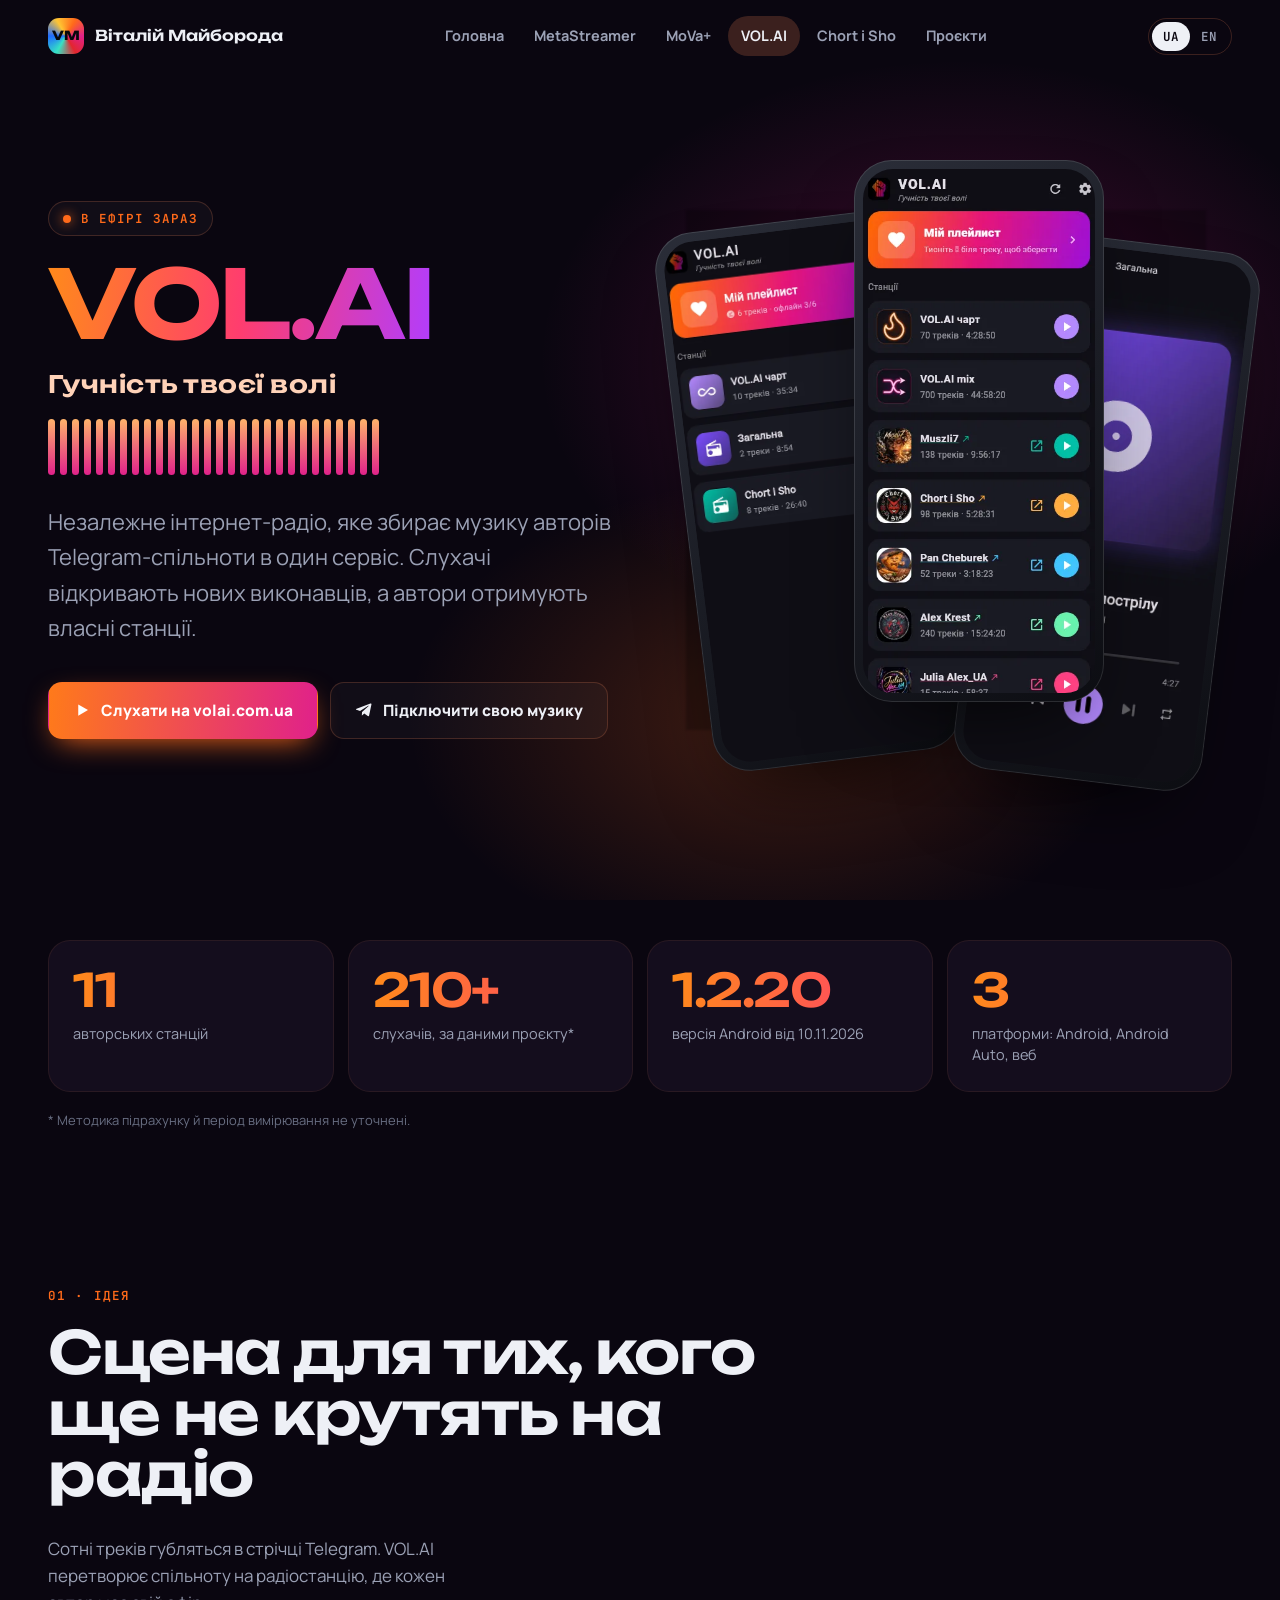
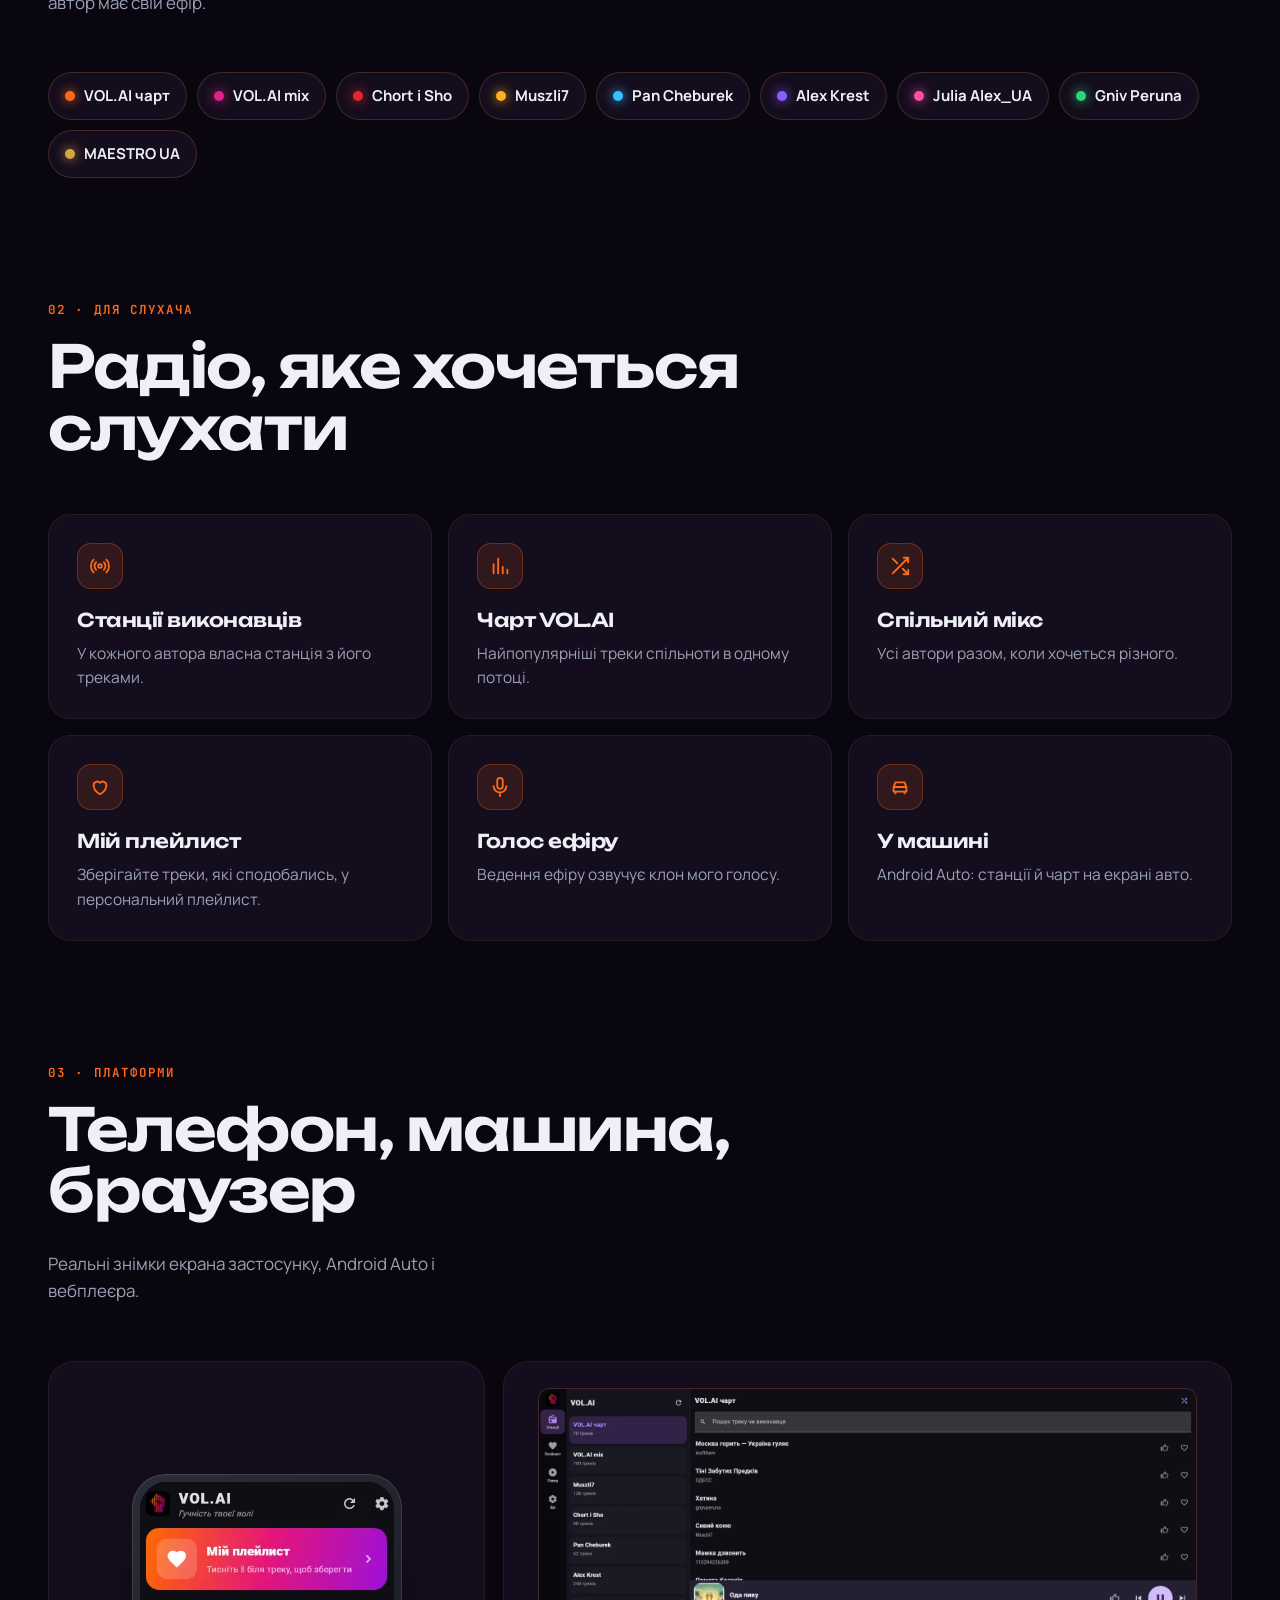
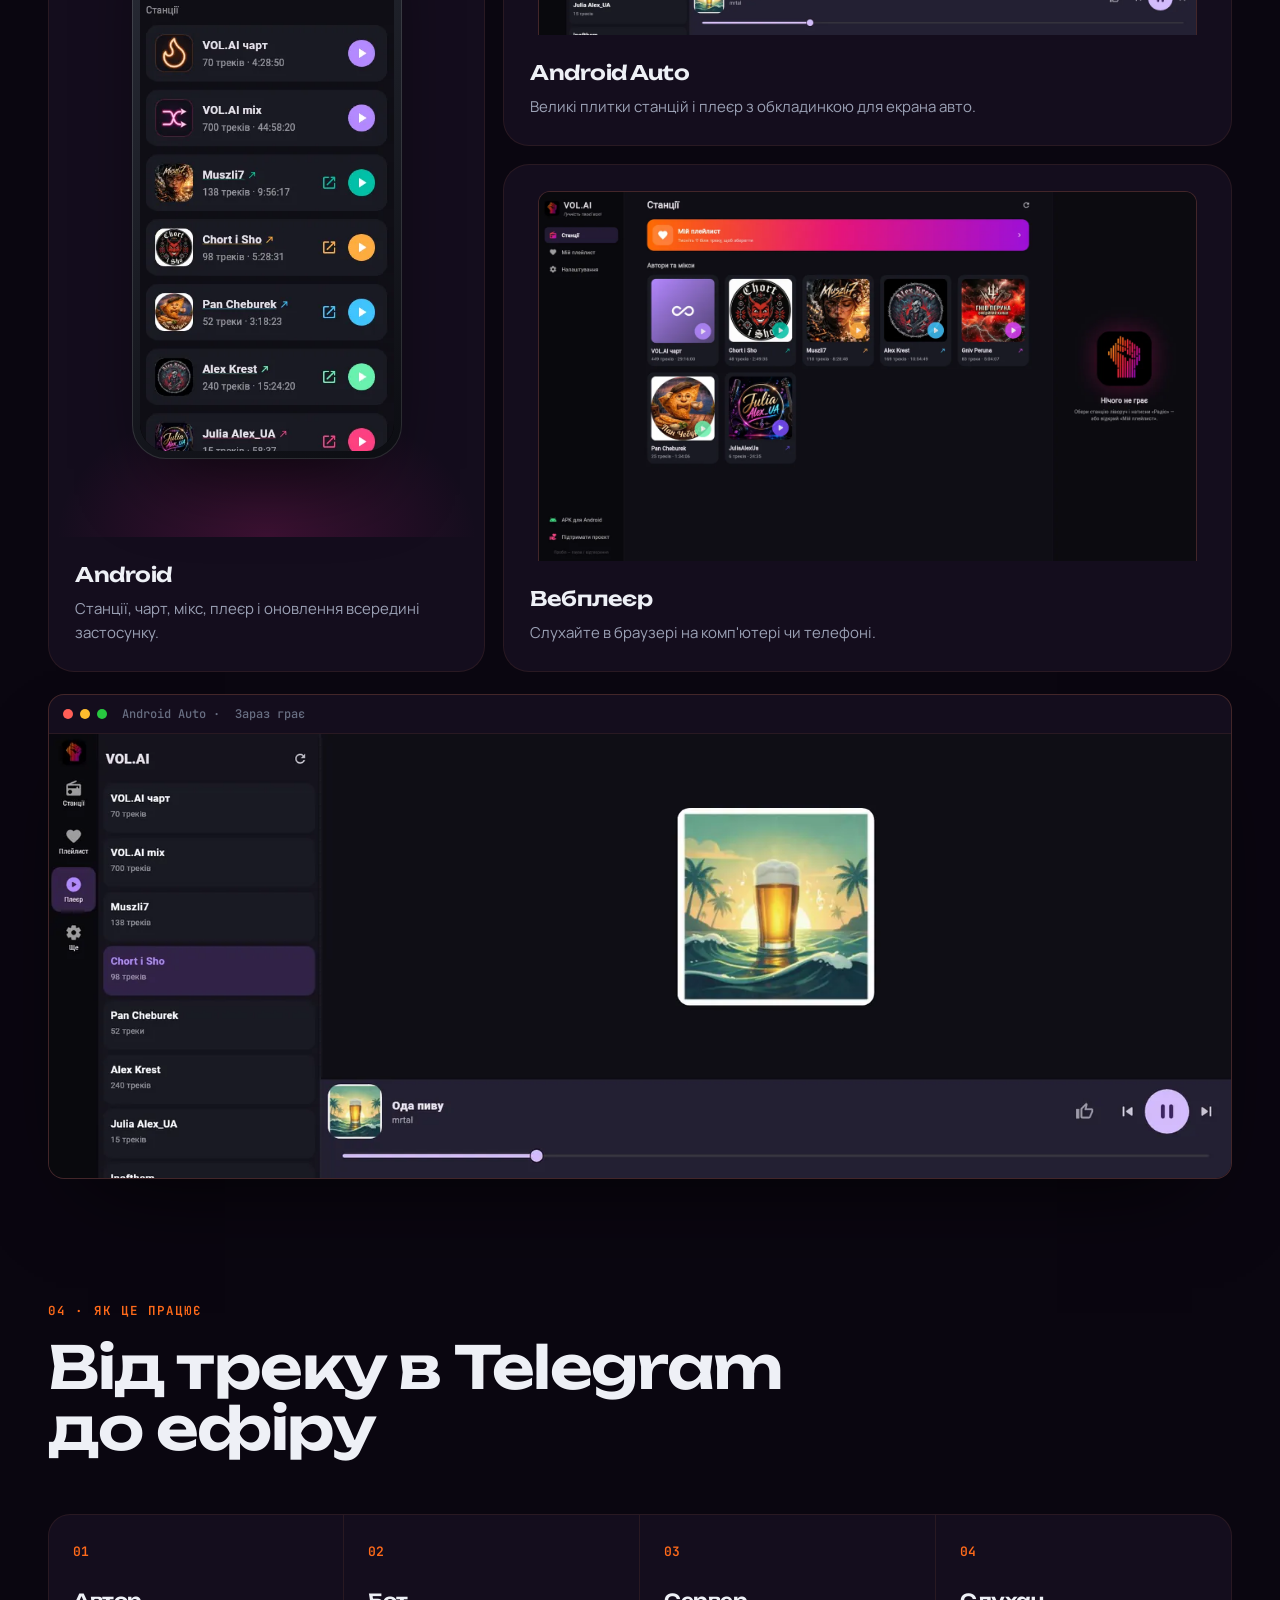
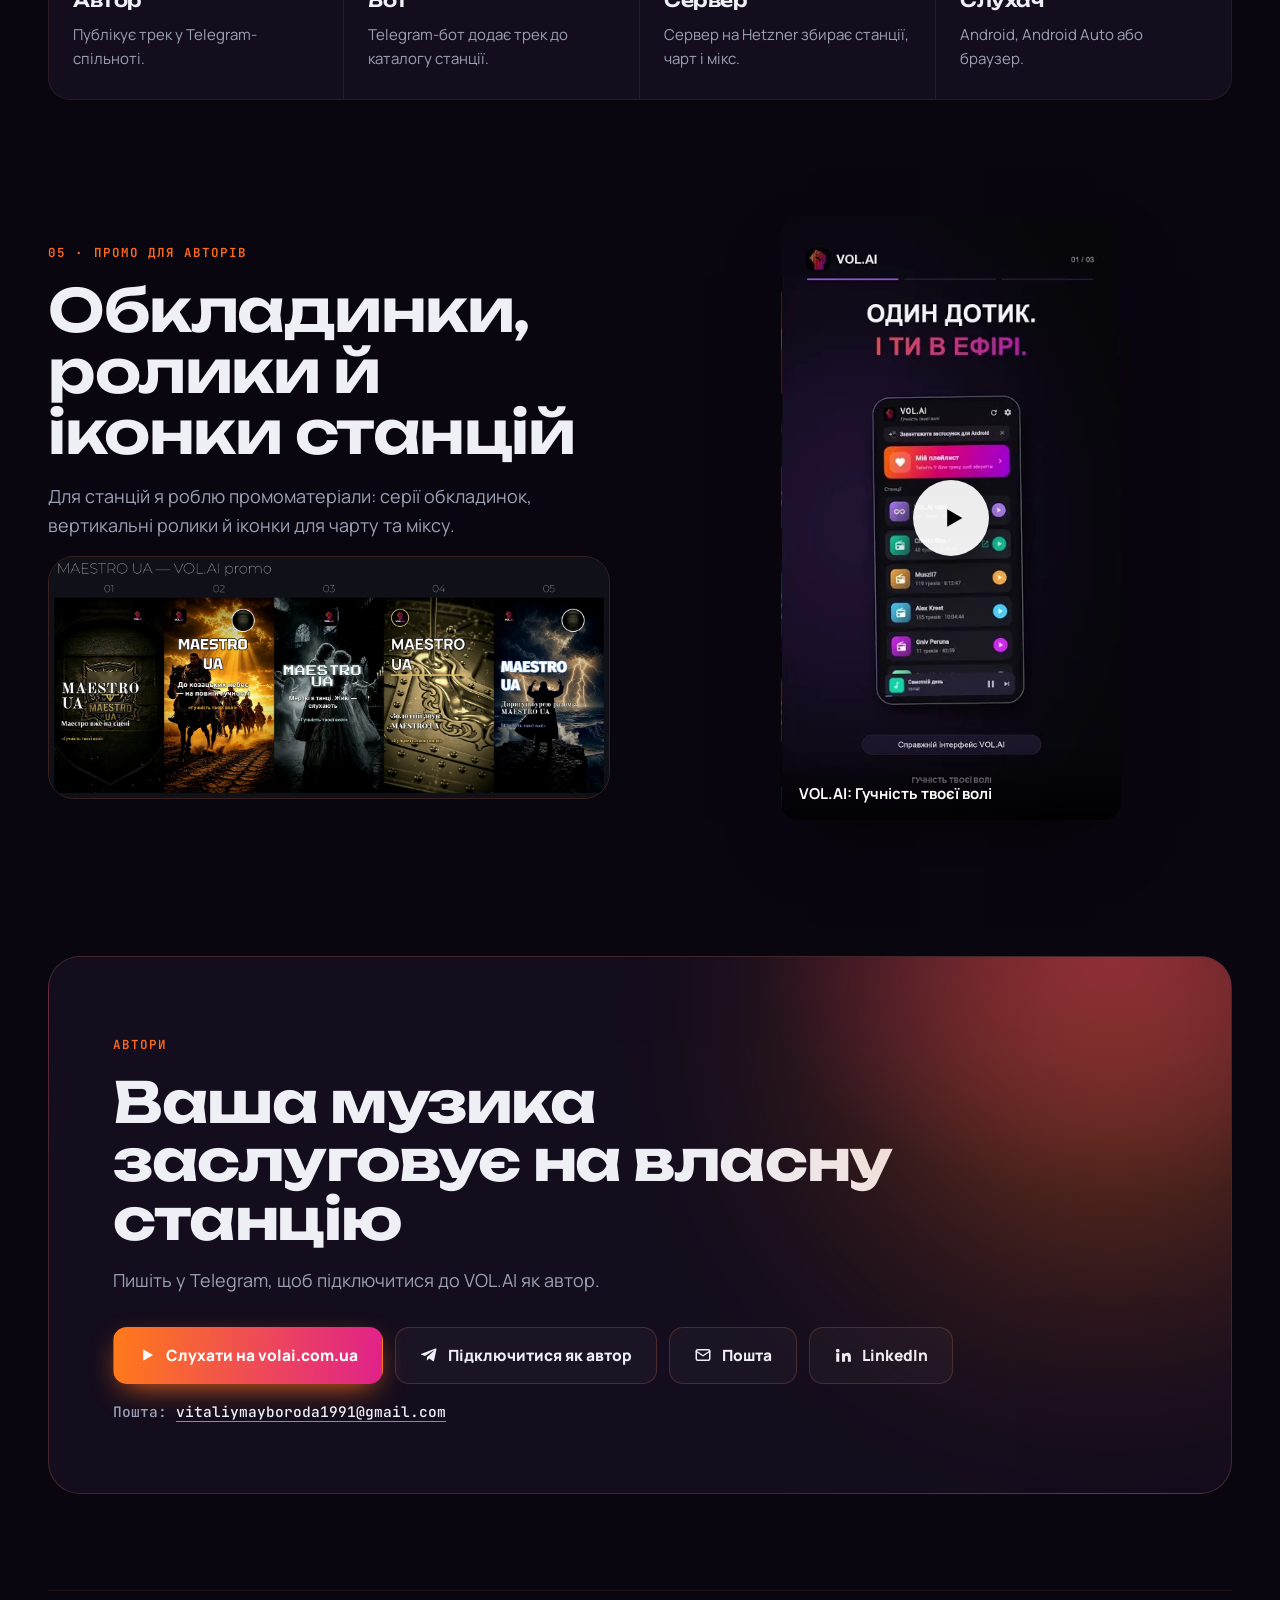
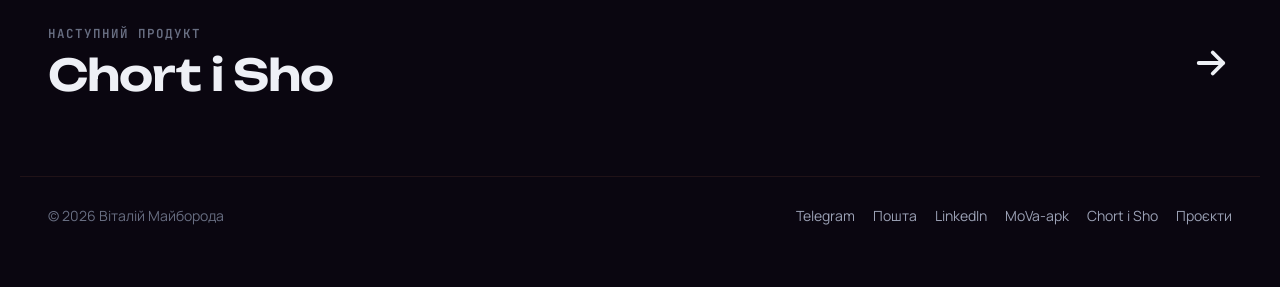
<file: volai.html>
<!doctype html>
<html lang="uk" data-lang="uk" class="no-js">
<head>
<meta charset="utf-8">
<meta name="viewport" content="width=device-width,initial-scale=1">
<title>VOL.AI · незалежне інтернет-радіо</title>
<meta name="description" content="VOL.AI: інтернет-радіо авторів Telegram-спільноти. Станції, чарт, мікс, Android, Android Auto і веб.">
<meta property="og:title" content="VOL.AI · незалежне інтернет-радіо">
<meta property="og:type" content="website">
<link rel="icon" href="assets/img/favicon.svg" type="image/svg+xml">
<link rel="preconnect" href="https://fonts.googleapis.com"><link rel="preconnect" href="https://fonts.gstatic.com" crossorigin>
<link href="https://fonts.googleapis.com/css2?family=JetBrains+Mono:wght@500;600&family=Manrope:wght@400;500;600;700;800&family=Unbounded:wght@500;600;700&display=swap" rel="stylesheet">
<link rel="stylesheet" href="assets/css/site.css?v=20261125-3">
</head>
<body class="t-vol" data-title-uk="VOL.AI · незалежне інтернет-радіо" data-title-en="VOL.AI · independent internet radio" data-desc-uk="VOL.AI: інтернет-радіо авторів Telegram-спільноти. Станції, чарт, мікс, Android, Android Auto і веб." data-desc-en="VOL.AI: an internet radio for a Telegram community of artists. Stations, chart, mix, Android, Android Auto and web.">
<a class="skip" href="#main"><span data-l="uk">Перейти до змісту</span><span data-l="en">Skip to content</span></a>
<header class="nav"><div class="wrap nav-in">
 <a class="brand" href="index.html"><span class="brand-m" aria-hidden="true">VM</span><span class="brand-t"><span data-l="uk">Віталій Майборода</span><span data-l="en">Vitalii Maiboroda</span></span></a>
 <nav data-aria-uk="Головне меню" data-aria-en="Main menu" aria-label="Головне меню"><ul class="menu" id="menu"><li><a href="index.html"><span data-l="uk">Головна</span><span data-l="en">Home</span></a></li><li><a href="metastreamer.html"><span data-l="uk">MetaStreamer</span><span data-l="en">MetaStreamer</span></a></li><li><a href="movaplus.html"><span data-l="uk">MoVa+</span><span data-l="en">MoVa+</span></a></li><li><a href="volai.html" aria-current="page"><span data-l="uk">VOL.AI</span><span data-l="en">VOL.AI</span></a></li><li><a href="chortisho.html"><span data-l="uk">Chort i Sho</span><span data-l="en">Chort i Sho</span></a></li><li><a href="projects.html"><span data-l="uk">Проєкти</span><span data-l="en">Projects</span></a></li></ul></nav>
 <div class="nav-r">
  <div class="lang" role="group" aria-label="Мова / Language"><button type="button" data-set="uk" aria-pressed="true" lang="uk">UA</button><button type="button" data-set="en" aria-pressed="false" lang="en">EN</button></div>
  <button class="burger" type="button" aria-controls="menu" aria-expanded="false" data-aria-uk="Меню" data-aria-en="Menu" aria-label="Меню"><span></span><span></span><span></span></button>
 </div>
</div></header>
<main id="main">

<section class="vl-hero"><div class="wrap vl-g">
 <div>
  <span class="eyebrow pill rv"><i class="dot" aria-hidden="true"></i><span data-l="uk">В ефірі зараз</span><span data-l="en">On air now</span></span>
  <h1 class="h-hero rv d1"><span class="grad">VOL.AI</span></h1>
  <p class="vl-tag rv d1"><span data-l="uk">Гучність твоєї волі</span><span data-l="en">The volume of your will</span></p>
  <div class="eqbar rv d2" aria-hidden="true"><i style="animation-delay:-0.00s"></i><i style="animation-delay:-0.44s"></i><i style="animation-delay:-0.89s"></i><i style="animation-delay:-0.13s"></i><i style="animation-delay:-0.58s"></i><i style="animation-delay:-1.02s"></i><i style="animation-delay:-0.26s"></i><i style="animation-delay:-0.71s"></i><i style="animation-delay:-1.15s"></i><i style="animation-delay:-0.40s"></i><i style="animation-delay:-0.84s"></i><i style="animation-delay:-0.08s"></i><i style="animation-delay:-0.53s"></i><i style="animation-delay:-0.97s"></i><i style="animation-delay:-0.22s"></i><i style="animation-delay:-0.66s"></i><i style="animation-delay:-1.10s"></i><i style="animation-delay:-0.35s"></i><i style="animation-delay:-0.79s"></i><i style="animation-delay:-0.04s"></i><i style="animation-delay:-0.48s"></i><i style="animation-delay:-0.92s"></i><i style="animation-delay:-0.17s"></i><i style="animation-delay:-0.61s"></i><i style="animation-delay:-1.06s"></i><i style="animation-delay:-0.30s"></i><i style="animation-delay:-0.74s"></i><i style="animation-delay:-1.19s"></i></div>
  <p class="lead rv d2"><span data-l="uk">Незалежне інтернет-радіо, яке збирає музику авторів Telegram-спільноти в один сервіс. Слухачі відкривають нових виконавців, а автори отримують власні станції.</span><span data-l="en">An independent internet radio that brings the music of a Telegram community's artists into one service. Listeners discover new artists, and artists get their own stations.</span></p>
  <div class="btns rv d3"><a class="btn btn-p" href="https://volai.com.ua/" target="_blank" rel="noopener"><svg viewBox="0 0 24 24" fill="currentColor"><path d="M7 4.5v15l13-7.5z"/></svg><span data-l="uk">Слухати на volai.com.ua</span><span data-l="en">Listen on volai.com.ua</span></a><a class="btn btn-g" href="https://t.me/mr_tal_ChIS" target="_blank" rel="noopener"><svg viewBox="0 0 24 24" fill="currentColor"><path d="M21.9 4.6 18.8 19.3c-.2 1-.9 1.3-1.7.8l-4.7-3.5-2.3 2.2c-.3.3-.5.5-1 .5l.3-4.8 8.8-7.9c.4-.3-.1-.5-.6-.2L6.7 13.2 2 11.8c-1-.3-1-1 .2-1.5l18.3-7c.9-.3 1.6.2 1.4 1.3Z"/></svg><span data-l="uk">Підключити свою музику</span><span data-l="en">Add your music</span></a></div>
 </div>
 <div class="vl-stage rv d2" aria-hidden="true">
  <img class="fist" src="assets/img/vol-fist.webp" alt="">
  <div class="phone p1 nonotch"><img src="assets/img/vol-phone-home.webp" alt=""></div>
  <div class="phone p2 nonotch"><img src="assets/img/vol-phone-stations.webp" alt=""></div>
  <div class="phone p3 nonotch"><img src="assets/img/vol-phone-player.webp" alt=""></div>
 </div>
</div></section>

<section class="sec" style="padding-top:40px"><div class="wrap">
 <div class="stats">
  <div class="stat rv"><b>11</b><span><span data-l="uk">авторських станцій</span><span data-l="en">artist stations</span></span></div>
  <div class="stat rv"><b>210+</b><span><span data-l="uk">слухачів, за даними проєкту*</span><span data-l="en">listeners, as reported by the project*</span></span></div>
  <div class="stat rv"><b>1.2.20</b><span><span data-l="uk">версія Android від 10.11.2026</span><span data-l="en">Android version, 10 Nov 2026</span></span></div>
  <div class="stat rv"><b>3</b><span><span data-l="uk">платформи: Android, Android Auto, веб</span><span data-l="en">platforms: Android, Android Auto, web</span></span></div>
 </div>
 <p class="note rv"><span data-l="uk">* Методика підрахунку й період вимірювання не уточнені.</span><span data-l="en">* Counting method and measurement period not specified.</span></p>
</div></section>

<section class="sec" style="padding-top:40px"><div class="wrap">
 <div class="sec-hd rv"><div><span class="eyebrow">01 · <span data-l="uk">Ідея</span><span data-l="en">The idea</span></span><h2 class="h-sec"><span data-l="uk">Сцена для тих, кого ще не крутять на радіо</span><span data-l="en">A stage for artists radio doesn't play yet</span></h2></div><p><span data-l="uk">Сотні треків губляться в стрічці Telegram. VOL.AI перетворює спільноту на радіостанцію, де кожен автор має свій ефір.</span><span data-l="en">Hundreds of tracks get lost in a Telegram feed. VOL.AI turns the community into a radio station where every artist has their own channel.</span></p></div>
 <div class="stations rv"><span style="--c:#ff6a1a"><i></i><span data-l="uk">VOL.AI чарт</span><span data-l="en">VOL.AI chart</span></span><span style="--c:#e0218a"><i></i><span data-l="uk">VOL.AI mix</span><span data-l="en">VOL.AI mix</span></span><span style="--c:#e3262e"><i></i><span data-l="uk">Chort i Sho</span><span data-l="en">Chort i Sho</span></span><span style="--c:#ffb020"><i></i><span data-l="uk">Muszli7</span><span data-l="en">Muszli7</span></span><span style="--c:#36c2ff"><i></i><span data-l="uk">Pan Cheburek</span><span data-l="en">Pan Cheburek</span></span><span style="--c:#8b5cff"><i></i><span data-l="uk">Alex Krest</span><span data-l="en">Alex Krest</span></span><span style="--c:#ff4fa3"><i></i><span data-l="uk">Julia Alex_UA</span><span data-l="en">Julia Alex_UA</span></span><span style="--c:#2fd47a"><i></i><span data-l="uk">Gniv Peruna</span><span data-l="en">Gniv Peruna</span></span><span style="--c:#d9a441"><i></i><span data-l="uk">MAESTRO UA</span><span data-l="en">MAESTRO UA</span></span></div>
</div></section>

<section class="sec" style="padding-top:20px"><div class="wrap">
 <div class="sec-hd rv"><div><span class="eyebrow">02 · <span data-l="uk">Для слухача</span><span data-l="en">For listeners</span></span><h2 class="h-sec"><span data-l="uk">Радіо, яке хочеться слухати</span><span data-l="en">Radio you actually want to hear</span></h2></div></div>
 <div class="feats">
  <div class="feat rv "><div class="ic" aria-hidden="true"><svg viewBox="0 0 24 24" fill="none" stroke="currentColor" stroke-width="2" stroke-linecap="round"><circle cx="12" cy="12" r="2"/><path d="M16.2 7.8a6 6 0 0 1 0 8.4M7.8 16.2a6 6 0 0 1 0-8.4M19 5a10 10 0 0 1 0 14M5 19A10 10 0 0 1 5 5"/></svg></div><h3><span data-l="uk">Станції виконавців</span><span data-l="en">Artist stations</span></h3><p><span data-l="uk">У кожного автора власна станція з його треками.</span><span data-l="en">Every artist gets a station with their own tracks.</span></p></div>
  <div class="feat rv d1"><div class="ic" aria-hidden="true"><svg viewBox="0 0 24 24" fill="none" stroke="currentColor" stroke-width="2" stroke-linecap="round"><path d="M5 20V10M10 20V4M15 20v-7M20 20v-4"/></svg></div><h3><span data-l="uk">Чарт VOL.AI</span><span data-l="en">VOL.AI chart</span></h3><p><span data-l="uk">Найпопулярніші треки спільноти в одному потоці.</span><span data-l="en">The community's most popular tracks in one stream.</span></p></div>
  <div class="feat rv d2"><div class="ic" aria-hidden="true"><svg viewBox="0 0 24 24" fill="none" stroke="currentColor" stroke-width="2" stroke-linecap="round" stroke-linejoin="round"><path d="M16 3h5v5M4 20 21 3M21 16v5h-5M15 15l6 6M4 4l5 5"/></svg></div><h3><span data-l="uk">Спільний мікс</span><span data-l="en">Shared mix</span></h3><p><span data-l="uk">Усі автори разом, коли хочеться різного.</span><span data-l="en">All artists together when you want variety.</span></p></div>
  <div class="feat rv "><div class="ic" aria-hidden="true"><svg viewBox="0 0 24 24" fill="none" stroke="currentColor" stroke-width="2" stroke-linejoin="round"><path d="M12 20s-7-4.4-7-10a4 4 0 0 1 7-2.6A4 4 0 0 1 19 10c0 5.6-7 10-7 10Z"/></svg></div><h3><span data-l="uk">Мій плейлист</span><span data-l="en">My playlist</span></h3><p><span data-l="uk">Зберігайте треки, які сподобались, у персональний плейлист.</span><span data-l="en">Save the tracks you like to a personal playlist.</span></p></div>
  <div class="feat rv d1"><div class="ic" aria-hidden="true"><svg viewBox="0 0 24 24" fill="none" stroke="currentColor" stroke-width="2" stroke-linecap="round"><rect x="9" y="2" width="6" height="12" rx="3"/><path d="M5 11a7 7 0 0 0 14 0M12 18v4"/></svg></div><h3><span data-l="uk">Голос ефіру</span><span data-l="en">The voice on air</span></h3><p><span data-l="uk">Ведення ефіру озвучує клон мого голосу.</span><span data-l="en">Hosting is voiced by a clone of my own voice.</span></p></div>
  <div class="feat rv d2"><div class="ic" aria-hidden="true"><svg viewBox="0 0 24 24" fill="none" stroke="currentColor" stroke-width="2" stroke-linejoin="round"><path d="M5 17h14v-5l-2-5H7l-2 5v5Z"/><path d="M5 12h14M7 20v-3M17 20v-3"/></svg></div><h3><span data-l="uk">У машині</span><span data-l="en">In the car</span></h3><p><span data-l="uk">Android Auto: станції й чарт на екрані авто.</span><span data-l="en">Android Auto: stations and the chart on the car screen.</span></p></div>
 </div>
</div></section>

<section class="sec" id="platforms" style="padding-top:20px"><div class="wrap">
 <div class="sec-hd rv"><div><span class="eyebrow">03 · <span data-l="uk">Платформи</span><span data-l="en">Platforms</span></span><h2 class="h-sec"><span data-l="uk">Телефон, машина, браузер</span><span data-l="en">Phone, car, browser</span></h2></div><p><span data-l="uk">Реальні знімки екрана застосунку, Android Auto і вебплеєра.</span><span data-l="en">Real screenshots of the app, Android Auto and the web player.</span></p></div>
 <div class="plat">
  <div class="card rv"><div class="im"><div class="phone nonotch"><img src="assets/img/vol-phone-stations.webp" alt="Список станцій VOL.AI на Android" loading="lazy"></div></div><div class="tx"><h3>Android</h3><p><span data-l="uk">Станції, чарт, мікс, плеєр і оновлення всередині застосунку.</span><span data-l="en">Stations, chart, mix, player and in-app updates.</span></p></div></div>
  <div class="card rv d1"><div class="im"><div class="wide"><img src="assets/img/vol-aa-chart.webp" alt="VOL.AI в Android Auto: станції й чарт" loading="lazy"></div></div><div class="tx"><h3>Android Auto</h3><p><span data-l="uk">Великі плитки станцій і плеєр з обкладинкою для екрана авто.</span><span data-l="en">Large station tiles and a cover-art player for the car screen.</span></p></div></div>
  <div class="card rv d2"><div class="im"><div class="wide"><img src="assets/img/vol-web.webp" alt="Вебплеєр VOL.AI" loading="lazy"></div></div><div class="tx"><h3><span data-l="uk">Вебплеєр</span><span data-l="en">Web player</span></h3><p><span data-l="uk">Слухайте в браузері на комп'ютері чи телефоні.</span><span data-l="en">Listen in the browser on desktop or mobile.</span></p></div></div>
 </div>
 <div class="win rv" style="margin-top:22px"><div class="win-bar"><i></i><i></i><i></i><span>Android Auto · <span data-l="uk">Зараз грає</span><span data-l="en">Now playing</span></span></div><img src="assets/img/vol-aa-playing.webp" alt="Екран Зараз грає в Android Auto" loading="lazy"></div>
</div></section>

<section class="sec" style="padding-top:20px"><div class="wrap">
 <div class="sec-hd rv"><div><span class="eyebrow">04 · <span data-l="uk">Як це працює</span><span data-l="en">How it works</span></span><h2 class="h-sec"><span data-l="uk">Від треку в Telegram до ефіру</span><span data-l="en">From a Telegram track to the air</span></h2></div></div>
 <div class="flow">
  <div class="step rv"><h3><span data-l="uk">Автор</span><span data-l="en">Artist</span></h3><p><span data-l="uk">Публікує трек у Telegram-спільноті.</span><span data-l="en">Posts a track in the Telegram community.</span></p></div>
  <div class="step rv"><h3><span data-l="uk">Бот</span><span data-l="en">Bot</span></h3><p><span data-l="uk">Telegram-бот додає трек до каталогу станції.</span><span data-l="en">A Telegram bot adds the track to the station catalogue.</span></p></div>
  <div class="step rv"><h3><span data-l="uk">Сервер</span><span data-l="en">Server</span></h3><p><span data-l="uk">Сервер на Hetzner збирає станції, чарт і мікс.</span><span data-l="en">A Hetzner server builds the stations, chart and mix.</span></p></div>
  <div class="step rv"><h3><span data-l="uk">Слухач</span><span data-l="en">Listener</span></h3><p><span data-l="uk">Android, Android Auto або браузер.</span><span data-l="en">Android, Android Auto or the browser.</span></p></div>
 </div>
</div></section>

<section class="sec" style="padding-top:20px"><div class="wrap split">
 <div class="rv"><span class="eyebrow">05 · <span data-l="uk">Промо для авторів</span><span data-l="en">Promo for artists</span></span><h2 class="h-sec"><span data-l="uk">Обкладинки, ролики й іконки станцій</span><span data-l="en">Covers, clips and station icons</span></h2><p><span data-l="uk">Для станцій я роблю промоматеріали: серії обкладинок, вертикальні ролики й іконки для чарту та міксу.</span><span data-l="en">For the stations I make promo material: cover series, vertical clips and icons for the chart and the mix.</span></p><div class="vl-covers"><img src="assets/img/vol-covers.webp" alt="Серія промо-обкладинок для станції MAESTRO UA" loading="lazy"></div></div>
 <div class="rv d1" style="max-width:340px;justify-self:center;width:100%"><button type="button" class="yt v" data-id="yfKE67O7Ws8" data-aria-uk="Відтворити відео: VOL.AI: Гучність твоєї волі" data-aria-en="Play video: VOL.AI: The volume of your will" aria-label="Відтворити відео: VOL.AI: Гучність твоєї волі"><img src="assets/img/yt/yfKE67O7Ws8-v.webp" alt="" loading="lazy" decoding="async"><span class="play" aria-hidden="true"><svg viewBox="0 0 24 24" fill="currentColor"><path d="M7 4.5v15l13-7.5z"/></svg></span><span class="yt-t"><span data-l="uk">VOL.AI: Гучність твоєї волі</span><span data-l="en">VOL.AI: The volume of your will</span></span></button></div>
</div></section>
<section class="sec" id="contact"><div class="wrap"><div class="cta rv"><div class="glow" aria-hidden="true"></div>
<span class="eyebrow"><span data-l="uk">Автори</span><span data-l="en">Artists</span></span><h2><span data-l="uk">Ваша музика заслуговує на власну станцію</span><span data-l="en">Your music deserves its own station</span></h2><p><span data-l="uk">Пишіть у Telegram, щоб підключитися до VOL.AI як автор.</span><span data-l="en">Message me on Telegram to join VOL.AI as an artist.</span></p><div class="btns"><a class="btn btn-p" href="https://volai.com.ua/" target="_blank" rel="noopener"><svg viewBox="0 0 24 24" fill="currentColor"><path d="M7 4.5v15l13-7.5z"/></svg><span data-l="uk">Слухати на volai.com.ua</span><span data-l="en">Listen on volai.com.ua</span></a><a class="btn btn-g" href="https://t.me/mr_tal_ChIS" target="_blank" rel="noopener"><svg viewBox="0 0 24 24" fill="currentColor"><path d="M21.9 4.6 18.8 19.3c-.2 1-.9 1.3-1.7.8l-4.7-3.5-2.3 2.2c-.3.3-.5.5-1 .5l.3-4.8 8.8-7.9c.4-.3-.1-.5-.6-.2L6.7 13.2 2 11.8c-1-.3-1-1 .2-1.5l18.3-7c.9-.3 1.6.2 1.4 1.3Z"/></svg><span data-l="uk">Підключитися як автор</span><span data-l="en">Join as an artist</span></a><a class="btn btn-g" href="mailto:vitaliymayboroda1991@gmail.com"><svg viewBox="0 0 24 24" fill="none" stroke="currentColor" stroke-width="2" stroke-linecap="round" stroke-linejoin="round"><rect x="3" y="5" width="18" height="14" rx="2"/><path d="m3 7 9 6 9-6"/></svg><span data-l="uk">Пошта</span><span data-l="en">Email</span></a><a class="btn btn-g" href="https://www.linkedin.com/in/%D0%B2%D1%96%D1%82%D0%B0%D0%BB%D1%96%D0%B9-%D0%BC%D0%B0%D0%B9%D0%B1%D0%BE%D1%80%D0%BE%D0%B4%D0%B0-47b2a643a/" target="_blank" rel="noopener"><svg viewBox="0 0 24 24" fill="currentColor"><path d="M4.98 3.5a2.5 2.5 0 1 1 0 5 2.5 2.5 0 0 1 0-5ZM3 9.5h4V21H3V9.5Zm7 0h3.8v1.6h.1c.5-1 1.8-2 3.8-2 4 0 4.8 2.6 4.8 6V21h-4v-5.2c0-1.3 0-2.9-1.8-2.9s-2 1.4-2 2.8V21h-4V9.5Z"/></svg>LinkedIn</a></div><p class="cta-mail"><span data-l="uk">Пошта</span><span data-l="en">Email</span>: <a href="mailto:vitaliymayboroda1991@gmail.com">vitaliymayboroda1991@gmail.com</a></p></div></div></section>

</main>
<div class="wrap"><a class="next" href="chortisho.html"><span><small><span data-l="uk">Наступний продукт</span><span data-l="en">Next product</span></small><b><span data-l="uk">Chort i Sho</span><span data-l="en">Chort i Sho</span></b></span><svg viewBox="0 0 24 24" fill="none" stroke="currentColor" stroke-width="2.2" stroke-linecap="round" stroke-linejoin="round"><path d="M5 12h14M13 6l6 6-6 6"/></svg></a></div>
<footer><div class="wrap foot"><span>© 2026 <span data-l="uk">Віталій Майборода</span><span data-l="en">Vitalii Maiboroda</span></span><span><a href="https://t.me/mr_tal_ChIS" target="_blank" rel="noopener">Telegram</a><a href="mailto:vitaliymayboroda1991@gmail.com"><span data-l="uk">Пошта</span><span data-l="en">Email</span></a><a href="https://www.linkedin.com/in/%D0%B2%D1%96%D1%82%D0%B0%D0%BB%D1%96%D0%B9-%D0%BC%D0%B0%D0%B9%D0%B1%D0%BE%D1%80%D0%BE%D0%B4%D0%B0-47b2a643a/" target="_blank" rel="noopener">LinkedIn</a><a href="https://www.youtube.com/@MoVa-apk/shorts" target="_blank" rel="noopener">MoVa-apk</a><a href="https://www.youtube.com/@Chort_i_Sho" target="_blank" rel="noopener">Chort i Sho</a><a href="projects.html"><span data-l="uk">Проєкти</span><span data-l="en">Projects</span></a></span></div></footer>
<script src="assets/js/main.js?v=20261125-3"></script>
</body>
</html>
</file>
<file: assets/css/site.css>
/* ===== Base ===== */
:root{--fh:"Unbounded",system-ui,sans-serif;--fb:"Manrope",system-ui,sans-serif;--fm:"JetBrains Mono",ui-monospace,monospace;--maxw:1240px;--r:22px;
--bg:#07080c;--bg2:#0d0f15;--card:#11131b;--line:rgba(255,255,255,.08);--line2:rgba(255,255,255,.16);--text:#eef0f6;--muted:#9ba1b5;--dim:#686e82;--acc:#c6ff3d;--acc2:#7c5cff;--acc3:#2ee6ff;--on-acc:#07080c;--nav:rgba(7,8,12,.7)}
*{box-sizing:border-box}
html{scroll-behavior:smooth;-webkit-text-size-adjust:100%}
body{margin:0;background:var(--bg);color:var(--text);font-family:var(--fb);font-size:17px;line-height:1.6;overflow-x:hidden;-webkit-font-smoothing:antialiased}
html[data-lang="uk"] [data-l="en"],html[data-lang="en"] [data-l="uk"]{display:none!important}
img,video,svg{display:block;max-width:100%}
a{color:inherit}
.wrap{max-width:var(--maxw);margin:0 auto;padding:0 28px}
.skip{position:absolute;left:-999px;top:8px;z-index:200;background:var(--acc);color:var(--on-acc);padding:8px 14px;border-radius:8px;font-weight:700}
.skip:focus{left:8px}
:focus-visible{outline:2px solid var(--acc);outline-offset:3px;border-radius:6px}
@media (prefers-reduced-motion:reduce){html{scroll-behavior:auto}*,*::before,*::after{animation:none!important;transition:none!important}}

/* ===== Nav ===== */
.nav{position:fixed;inset:0 0 auto 0;z-index:100;transition:background .3s,border-color .3s,backdrop-filter .3s;border-bottom:1px solid transparent}
.nav.solid{background:var(--nav);backdrop-filter:blur(16px);-webkit-backdrop-filter:blur(16px);border-bottom-color:var(--line)}
.nav-in{display:flex;align-items:center;justify-content:space-between;height:72px;gap:18px}
.brand{display:flex;align-items:center;gap:11px;text-decoration:none;font-family:var(--fh);font-weight:600;font-size:15px;white-space:nowrap}
.brand-m{width:36px;height:36px;border-radius:11px;display:grid;place-items:center;font-size:12.5px;font-weight:800;color:#07080c;background:conic-gradient(from 210deg,#36e2c4,#1f6bff,#ffc533,#ff6a1a,#e0218a,#e3262e,#36e2c4)}
.menu{display:flex;gap:4px;list-style:none;margin:0;padding:0}
.menu a{display:block;text-decoration:none;color:var(--muted);font-size:14.5px;font-weight:700;padding:8px 13px;border-radius:999px;transition:color .2s,background .2s}
.menu a:hover{color:var(--text);background:var(--line)}
.menu a[aria-current="page"]{color:var(--text);background:var(--line2)}
.nav-r{display:flex;align-items:center;gap:10px}
.lang{display:flex;border:1px solid var(--line2);border-radius:999px;padding:3px}
.lang button{all:unset;cursor:pointer;font:600 12.5px var(--fm);padding:6px 11px;border-radius:999px;color:var(--muted)}
.lang button[aria-pressed="true"]{background:var(--text);color:var(--bg)}
.lang button:focus-visible,.burger:focus-visible{outline:2px solid var(--acc)}
.burger{all:unset;box-sizing:border-box;cursor:pointer;width:42px;height:42px;border-radius:12px;border:1px solid var(--line2);display:none;flex-direction:column;justify-content:center;align-items:center;gap:4px}
.burger span{width:18px;height:2px;border-radius:2px;background:var(--text);transition:transform .25s,opacity .25s}
.burger[aria-expanded="true"] span:nth-child(1){transform:translateY(6px) rotate(45deg)}
.burger[aria-expanded="true"] span:nth-child(2){opacity:0}
.burger[aria-expanded="true"] span:nth-child(3){transform:translateY(-6px) rotate(-45deg)}

/* ===== Type & buttons ===== */
.eyebrow{display:inline-flex;align-items:center;gap:10px;font:600 12.5px var(--fm);letter-spacing:.08em;text-transform:uppercase;color:var(--acc)}
.eyebrow.pill{padding:8px 14px;border-radius:999px;border:1px solid var(--line2);background:rgba(255,255,255,.03)}
.dot{width:8px;height:8px;border-radius:50%;background:currentColor;box-shadow:0 0 12px currentColor;animation:blink 1.6s infinite}
@keyframes blink{50%{opacity:.3}}
h1,h2,h3{font-family:var(--fh);letter-spacing:-.025em;margin:0}
.h-hero{font-size:clamp(44px,7.4vw,104px);line-height:.98;font-weight:700}
.h-sec{font-size:clamp(32px,4.6vw,60px);line-height:1.04;font-weight:600}
.lead{font-size:clamp(18px,1.9vw,22px);color:var(--muted);max-width:640px}
.grad{background:linear-gradient(95deg,var(--acc),var(--acc3) 50%,var(--acc2));-webkit-background-clip:text;background-clip:text;color:transparent}
.btns{display:flex;flex-wrap:wrap;gap:12px}
.btn{display:inline-flex;align-items:center;justify-content:center;gap:10px;padding:15px 24px;border-radius:14px;font-weight:800;font-size:15.5px;text-decoration:none;border:1px solid transparent;transition:transform .2s,box-shadow .25s,background .2s,border-color .2s;cursor:pointer}
.btn:hover{transform:translateY(-2px)}
.btn svg{width:18px;height:18px;flex:none}
.btn-p{background:var(--acc);color:var(--on-acc);box-shadow:0 10px 30px -10px var(--acc)}
.btn-p:hover{box-shadow:0 16px 40px -10px var(--acc)}
.btn-g{border-color:var(--line2);background:rgba(255,255,255,.03);color:var(--text)}
.btn-g:hover{border-color:var(--text)}
.lnk{display:inline-flex;align-items:center;gap:8px;font-weight:800;text-decoration:none;color:var(--text)}
.lnk svg{width:16px;height:16px;transition:transform .2s}
.lnk:hover svg{transform:translateX(4px)}

/* ===== Sections ===== */
.sec{padding:96px 0;position:relative}
#contact{padding-top:40px}
.sec-hd{display:flex;justify-content:space-between;align-items:flex-end;gap:30px;flex-wrap:wrap;margin-bottom:56px}
.sec-hd .h-sec{margin-top:14px;max-width:820px}
.sec-hd p{margin:0;color:var(--muted);max-width:440px}
.note{font-size:13px;color:var(--dim);margin-top:18px}
.chips{display:flex;flex-wrap:wrap;gap:8px}
.chip{font:500 12.5px var(--fm);padding:6px 11px;border-radius:8px;border:1px solid var(--line2);color:var(--muted);background:rgba(255,255,255,.02)}

/* reveal */
.rv{opacity:0;transform:translateY(28px);transition:opacity .8s cubic-bezier(.2,.7,.2,1),transform .8s cubic-bezier(.2,.7,.2,1)}
.rv.in{opacity:1;transform:none}
.rv.d1{transition-delay:.08s}.rv.d2{transition-delay:.16s}.rv.d3{transition-delay:.24s}
.no-js .rv{opacity:1;transform:none}

/* ===== Media frames ===== */
.phone{position:relative;border-radius:38px;padding:9px;background:linear-gradient(145deg,#2a2d38,#0c0d12);box-shadow:0 40px 80px -30px rgba(0,0,0,.7),inset 0 0 0 1px rgba(255,255,255,.12);aspect-ratio:9/19.5;overflow:hidden}
.phone>img,.phone>video{width:100%;height:100%;object-fit:cover;border-radius:30px;background:#000}
.phone::after{content:"";position:absolute;top:16px;left:50%;width:72px;height:20px;transform:translateX(-50%);background:#050506;border-radius:12px}
.phone.nonotch::after{display:none}
.win{border-radius:16px;overflow:hidden;background:var(--card);border:1px solid var(--line2);box-shadow:0 40px 90px -40px rgba(0,0,0,.8)}
.win-bar{display:flex;align-items:center;gap:7px;padding:11px 14px;border-bottom:1px solid var(--line);font:500 12px var(--fm);color:var(--dim)}
.win-bar i{width:10px;height:10px;border-radius:50%;background:var(--line2)}
.win-bar i:nth-child(1){background:#ff5f57}.win-bar i:nth-child(2){background:#febc2e}.win-bar i:nth-child(3){background:#28c840}
.win-bar span{margin-left:8px}
.win img{width:100%}
.cap{font-size:13px;color:var(--dim);margin-top:12px;font-family:var(--fm)}

/* YouTube facade */
.yt{position:relative;display:block;width:100%;aspect-ratio:16/9;border-radius:18px;overflow:hidden;background:#000;border:0;padding:0;cursor:pointer;box-shadow:0 30px 70px -30px rgba(0,0,0,.8)}
.yt.v{aspect-ratio:9/16}
.yt img{width:100%;height:100%;object-fit:cover;transition:transform .6s,filter .4s;filter:saturate(1.05)}
.yt:hover img{transform:scale(1.04)}
.yt .play{position:absolute;left:50%;top:50%;width:76px;height:76px;margin:-38px 0 0 -38px;border-radius:50%;display:grid;place-items:center;background:rgba(255,255,255,.92);color:#000;box-shadow:0 10px 40px rgba(0,0,0,.5);transition:transform .25s}
.yt:hover .play{transform:scale(1.1)}
.yt .play svg{width:28px;height:28px;margin-left:4px}
.yt .yt-t{position:absolute;left:0;right:0;bottom:0;padding:40px 18px 16px;text-align:left;color:#fff;font:700 15px var(--fb);background:linear-gradient(transparent,rgba(0,0,0,.85))}
.yt iframe{position:absolute;inset:0;width:100%;height:100%;border:0}

/* stats */
.stats{display:grid;grid-template-columns:repeat(4,1fr);gap:14px}
.stat{padding:26px 24px;border-radius:var(--r);border:1px solid var(--line);background:var(--card)}
.stat b{display:block;font:600 clamp(32px,3.6vw,46px)/1 var(--fh);letter-spacing:-.03em}
.stat span{display:block;margin-top:10px;color:var(--muted);font-size:14.5px;line-height:1.45}

/* feature grid */
.feats{display:grid;grid-template-columns:repeat(3,1fr);gap:16px}
.feat{padding:28px;border-radius:var(--r);border:1px solid var(--line);background:var(--card);transition:transform .3s,border-color .3s}
.feat:hover{transform:translateY(-4px);border-color:var(--line2)}
.feat .ic{width:46px;height:46px;border-radius:14px;display:grid;place-items:center;color:var(--acc);background:color-mix(in srgb,var(--acc) 12%,transparent);border:1px solid color-mix(in srgb,var(--acc) 30%,transparent);margin-bottom:20px}
.feat .ic svg{width:22px;height:22px}
.feat h3{font-size:19px;margin-bottom:8px;font-weight:600;line-height:1.25}
.feat p{margin:0;color:var(--muted);font-size:15.5px}

/* steps */
.steps{display:grid;grid-template-columns:repeat(4,1fr);gap:16px;counter-reset:s}
.step{position:relative;padding:28px 24px;border-radius:var(--r);border:1px solid var(--line);background:var(--card)}
.step::before{counter-increment:s;content:"0" counter(s);font:600 13px var(--fm);color:var(--acc);display:block;margin-bottom:26px}
.step h3{font-size:18px;font-weight:600;margin-bottom:8px}
.step p{margin:0;color:var(--muted);font-size:15px}

/* CTA band */
.cta{position:relative;overflow:hidden;border-radius:32px;padding:72px 64px;background:var(--card);border:1px solid var(--line2)}
.cta h2{font-size:clamp(30px,4.4vw,58px);line-height:1.04;max-width:820px;margin:16px 0 18px}
.cta p{color:var(--muted);max-width:560px;margin:0 0 32px;font-size:18px}
.cta .glow{position:absolute;width:520px;height:520px;border-radius:50%;filter:blur(120px);opacity:.35;right:-140px;top:-200px;background:var(--acc);pointer-events:none}

/* next product */
.next{display:flex;justify-content:space-between;align-items:center;gap:20px;padding:34px 0;border-top:1px solid var(--line);text-decoration:none}
.next small{display:block;font:600 12.5px var(--fm);color:var(--dim);text-transform:uppercase;letter-spacing:.08em;margin-bottom:6px}
.next b{font:600 clamp(26px,3.4vw,44px) var(--fh);letter-spacing:-.02em}
.next svg{width:42px;height:42px;transition:transform .3s}
.next:hover svg{transform:translateX(8px)}

footer{padding:40px 0 60px;color:var(--dim);font-size:14px}
.foot{display:flex;justify-content:space-between;gap:16px;flex-wrap:wrap;border-top:1px solid var(--line);padding-top:28px}
.foot a{color:var(--muted);text-decoration:none;margin-left:18px}
.foot a:hover{color:var(--text)}

/* ===== HOME ===== */
.t-home .hero{min-height:100vh;display:flex;align-items:center;padding:120px 0 80px;position:relative;overflow:hidden}
.t-home .hero::before{content:"";position:absolute;inset:0;background:radial-gradient(700px 500px at 85% 20%,rgba(124,92,255,.22),transparent 60%),radial-gradient(600px 500px at 10% 90%,rgba(46,230,255,.12),transparent 60%);pointer-events:none}
.hero-g{display:grid;grid-template-columns:1.05fr .95fr;gap:40px;align-items:center;position:relative}
.hero-g .h-hero{margin:22px 0 26px}
.hero-g .lead{margin:0 0 38px}
.collage{position:relative;height:640px}
.collage>*{position:absolute}
.cl-ms{width:260px;left:0;top:30px;border-radius:26px;overflow:hidden;box-shadow:0 50px 90px -30px rgba(0,0,0,.9);border:1px solid var(--line2);aspect-ratio:430/826;animation:float 7s ease-in-out infinite}
.cl-ms video{width:100%;height:100%;object-fit:cover}
.live{position:absolute;left:14px;top:14px;display:flex;align-items:center;gap:7px;font:700 11.5px var(--fm);color:#fff;background:#ff2d55;padding:5px 9px;border-radius:7px;letter-spacing:.06em}
.live .dot{width:7px;height:7px;background:#fff;box-shadow:none}
.cl-vol{width:200px;right:0;top:0;animation:float 8s ease-in-out -2s infinite}
.cl-mova{width:190px;right:110px;top:250px;animation:float 9s ease-in-out -4s infinite}
.cl-chort{width:120px;left:215px;top:-10px;z-index:3;border-radius:50%;box-shadow:0 30px 60px -20px rgba(227,38,46,.55);animation:spin 40s linear infinite}
.cl-tag{font:600 12px var(--fm);padding:8px 12px;border-radius:10px;background:rgba(13,15,21,.85);border:1px solid var(--line2);backdrop-filter:blur(8px);white-space:nowrap}
.cl-tag b{color:var(--acc)}
.cl-t1{left:20px;top:560px;z-index:4}.cl-t2{right:0;top:470px;z-index:4}
@keyframes float{50%{transform:translateY(-16px)}}
@keyframes spin{to{transform:rotate(360deg)}}
.marquee{border-block:1px solid var(--line);overflow:hidden;padding:22px 0;white-space:nowrap}
.marquee-in{display:inline-flex;gap:48px;animation:mq 38s linear infinite;font:600 clamp(20px,2.4vw,30px) var(--fh);letter-spacing:-.02em}
.marquee-in span{display:inline-flex;align-items:center;gap:48px;color:var(--muted)}
.marquee-in span::after{content:"✦";color:var(--acc);font-size:.7em}
@keyframes mq{to{transform:translateX(-50%)}}
.tiles{display:grid;grid-template-columns:repeat(12,1fr);gap:18px}
.tile{position:relative;display:block;overflow:hidden;border-radius:30px;text-decoration:none;min-height:560px;border:1px solid var(--line);isolation:isolate;transition:transform .5s cubic-bezier(.2,.7,.2,1),border-color .3s}
.tile:hover{transform:translateY(-6px);border-color:var(--line2)}
.tile-1{grid-column:span 7}.tile-2{grid-column:span 5}.tile-3{grid-column:span 5}.tile-4{grid-column:span 7}
.tile-c{position:absolute;left:0;right:0;bottom:0;padding:36px;z-index:2}
.tile-c .tag{display:inline-block;font:600 12px var(--fm);letter-spacing:.07em;text-transform:uppercase;padding:6px 10px;border-radius:8px;background:rgba(0,0,0,.45);border:1px solid rgba(255,255,255,.18);color:#fff;backdrop-filter:blur(6px)}
.tile-c h3{font-size:clamp(34px,4vw,54px);font-weight:700;margin:14px 0 8px;color:#fff}
.tile-c p{margin:0 0 18px;color:rgba(255,255,255,.82);max-width:440px;font-size:16.5px}
.tile-c .lnk{color:#fff}
.tile::after{content:"";position:absolute;inset:0;z-index:1;background:linear-gradient(180deg,transparent 30%,rgba(0,0,0,.88));pointer-events:none}
.tile-v{position:absolute;inset:0;z-index:0;transition:transform .8s cubic-bezier(.2,.7,.2,1)}
.tile:hover .tile-v{transform:scale(1.03)}
.tv-ms{background:radial-gradient(500px 400px at 70% 30%,rgba(54,226,196,.25),transparent 60%),#050709}
.tv-ms .a{position:absolute;right:6%;top:36px;width:39%;border-radius:20px;overflow:hidden;border:1px solid rgba(255,255,255,.14);box-shadow:0 30px 60px -20px #000}
.tv-ms .b{position:absolute;left:5%;top:60px;width:56%;border-radius:12px;overflow:hidden;opacity:.9;border:1px solid rgba(255,255,255,.1)}
.tv-mova{background:linear-gradient(160deg,#2563ff,#0b2a8a 70%)}
.tv-mova .a{position:absolute;left:50%;top:44px;width:200px;transform:translateX(-50%) rotate(-4deg)}
.tv-mova .b{position:absolute;left:50%;top:66px;width:180px;transform:translateX(30%) rotate(6deg);opacity:.95}
.tv-mova .logo{position:absolute;left:30px;top:30px;width:64px;border-radius:16px}
.tv-vol{background:radial-gradient(400px 300px at 30% 30%,rgba(255,106,26,.45),transparent 60%),radial-gradient(400px 300px at 80% 60%,rgba(224,33,138,.45),transparent 60%),#0b0710}
.tv-vol .a{position:absolute;left:50%;top:40px;width:200px;transform:translateX(-62%) rotate(-5deg)}
.tv-vol .b{position:absolute;left:50%;top:70px;width:180px;transform:translateX(12%) rotate(5deg)}
.tv-chort{background:#0a0807}
.tv-chort .grid4{position:absolute;inset:0;display:grid;grid-template-columns:repeat(3,1fr);gap:4px;opacity:.75}
.tv-chort .grid4 img{width:100%;height:100%;object-fit:cover}
.tv-chort .logo{position:absolute;right:30px;top:30px;width:120px;border-radius:50%;box-shadow:0 20px 50px rgba(0,0,0,.6);z-index:2}
.what{display:grid;grid-template-columns:repeat(4,1fr);gap:16px}
.what .feat h3{font-size:18px}
.more{display:grid;grid-template-columns:1.1fr 1fr 1fr 1fr;gap:16px}
.mini{display:flex;flex-direction:column;border-radius:var(--r);overflow:hidden;border:1px solid var(--line);background:var(--card);text-decoration:none;transition:transform .3s,border-color .3s}
.mini:hover{transform:translateY(-4px);border-color:var(--line2)}
.mini .im{aspect-ratio:16/10;overflow:hidden;background:#0d0f15;display:grid;place-items:center}
.mini .im img{width:100%;height:100%;object-fit:cover}
.mini .im.contain img{object-fit:contain;padding:18px}
.mini div.tx{padding:18px 20px 22px}
.mini h3{font-size:16.5px;font-weight:600;margin-bottom:6px}
.mini p{margin:0;color:var(--muted);font-size:14.5px}
.mini.all{justify-content:center;align-items:flex-start;padding:28px;background:linear-gradient(140deg,rgba(198,255,61,.1),rgba(124,92,255,.12))}
.mini.all b{font:600 24px/1.15 var(--fh);margin:10px 0 18px}

/* ===== METASTREAMER ===== */
.t-ms{--bg:#040608;--bg2:#080b0f;--card:#0b1015;--acc:#36e2c4;--acc2:#ff2d55;--acc3:#7cf7e3;--on-acc:#03110e;--line:rgba(120,255,230,.09);--line2:rgba(120,255,230,.18);--nav:rgba(4,6,8,.75)}
.ms-hero{min-height:100vh;display:flex;align-items:center;padding:110px 0 70px;position:relative;overflow:hidden}
.ms-hero .bgv{position:absolute;inset:0;background:url(../img/ms-ui.webp) center/cover;opacity:.12;filter:blur(2px) saturate(.6)}
.ms-hero::after{content:"";position:absolute;inset:0;background:radial-gradient(800px 600px at 72% 45%,rgba(54,226,196,.18),transparent 60%),linear-gradient(90deg,var(--bg) 25%,transparent 70%,var(--bg));pointer-events:none}
.ms-hero .wrap{position:relative;z-index:2}
.ms-g{display:grid;grid-template-columns:1.15fr .85fr;gap:60px;align-items:center}
.ms-g .h-hero{margin:24px 0 24px}
.ms-g .lead{margin:0 0 36px}
.ms-screen{position:relative;justify-self:center;width:min(390px,100%)}
.ms-g .h-hero{font-size:clamp(46px,6.6vw,96px)}
.ms-screen .fr{border-radius:28px;overflow:hidden;border:1px solid var(--line2);aspect-ratio:430/826;box-shadow:0 0 0 8px rgba(54,226,196,.05),0 60px 120px -30px rgba(54,226,196,.35)}
.ms-screen video{width:100%;height:100%;object-fit:cover}
.hud{position:absolute;font:600 12px var(--fm);padding:9px 12px;border-radius:10px;background:rgba(4,8,10,.82);border:1px solid var(--line2);backdrop-filter:blur(8px);color:var(--text);white-space:nowrap}
.hud b{color:var(--acc)}
.hud.h1{right:-70px;top:90px}.hud.h2{right:-60px;top:46%}.hud.h3{left:-40px;bottom:70px}
.scan{position:absolute;inset:0;background:repeating-linear-gradient(0deg,rgba(255,255,255,.025) 0 1px,transparent 1px 3px);pointer-events:none;mix-blend-mode:overlay}
.trio{display:grid;grid-template-columns:repeat(3,1fr);gap:18px}
.trio figure{margin:0}
.trio .fr{border-radius:20px;overflow:hidden;border:1px solid var(--line2);aspect-ratio:9/16}
.trio img{width:100%;height:100%;object-fit:cover;transition:transform .7s}
.trio figure:hover img{transform:scale(1.04)}
.split{display:grid;grid-template-columns:1fr 1fr;gap:60px;align-items:center}
.split .h-sec{margin:14px 0 20px}
.split p{color:var(--muted);font-size:18px;margin:0 0 16px}
.tabs-shots .tabbar{display:flex;flex-wrap:wrap;gap:8px;margin-bottom:22px}
.tabbar button{all:unset;cursor:pointer;font:700 14.5px var(--fb);padding:10px 16px;border-radius:999px;border:1px solid var(--line2);color:var(--muted);transition:all .2s}
.tabbar button[aria-selected="true"]{background:var(--acc);border-color:var(--acc);color:var(--on-acc)}
.tabbar button:focus-visible{outline:2px solid var(--acc)}
.tabpanel[hidden]{display:none}
.tabpanel .win img{aspect-ratio:auto}
.road{display:grid;grid-template-columns:1fr 1fr;gap:16px}
.road .feat{background:linear-gradient(160deg,rgba(54,226,196,.07),transparent 60%),var(--card)}
.vids{display:grid;grid-template-columns:1fr 1fr;gap:20px}
.vids .cap{margin-top:14px}

/* ===== MOVA+ (light) ===== */
.t-mova{--bg:#f4f7ff;--bg2:#e9efff;--card:#ffffff;--text:#0b1a3d;--muted:#4c5a7a;--dim:#7d89a6;--line:rgba(11,26,61,.08);--line2:rgba(11,26,61,.16);--acc:#1f63ff;--acc2:#ffc226;--acc3:#4b8bff;--on-acc:#fff;--nav:rgba(244,247,255,.82)}
.t-mova .brand-m{color:#fff}
.t-mova .lang button[aria-pressed="true"]{background:#0b1a3d;color:#fff}
.mv-hero{padding:130px 0 90px;position:relative;overflow:hidden;background:radial-gradient(900px 600px at 80% 10%,rgba(31,99,255,.16),transparent 60%),radial-gradient(500px 400px at 95% 80%,rgba(255,194,38,.22),transparent 60%)}
.mv-g{display:grid;grid-template-columns:1.05fr .95fr;gap:50px;align-items:center}
.mv-lock{display:flex;align-items:center;gap:14px;margin-bottom:26px}
.mv-lock img{width:60px;height:60px;border-radius:16px;box-shadow:0 14px 30px -12px rgba(30,90,255,.55)}
.mv-lock b{display:block;font:800 26px var(--fh);letter-spacing:-.02em;color:#0d1b4c}
.mv-lock b span{color:#ffc81e}
.mv-lock small{font:600 11px var(--fm);letter-spacing:.18em;text-transform:uppercase;color:#5b6b95}
.mv-g .h-hero{font-size:clamp(42px,6.2vw,86px);margin:0 0 22px}
.mv-g .h-hero em{font-style:normal;color:var(--acc);position:relative;white-space:nowrap}
.mv-g .h-hero em::after{content:"";position:absolute;left:0;right:0;bottom:.06em;height:.2em;background:var(--acc2);z-index:-1;border-radius:4px}
.mv-g .lead{margin:0 0 34px}
.mv-phones{position:relative;height:620px}
.mv-phones .phone{position:absolute;width:255px;background:linear-gradient(145deg,#1b2340,#0b1020)}
.mv-phones .p1{left:2%;top:40px;transform:rotate(-6deg);z-index:1}
.mv-phones .p2{left:30%;top:0;z-index:3}
.mv-phones .p3{right:0;top:60px;transform:rotate(6deg);z-index:2}
.mv-badge{position:absolute;z-index:5;display:flex;align-items:center;gap:10px;padding:12px 16px;border-radius:16px;background:#fff;box-shadow:0 20px 50px -15px rgba(11,26,61,.35);font-weight:800;font-size:14.5px;white-space:nowrap}
.mv-badge img{width:34px;border-radius:9px}
.mv-badge.b1{left:-10px;bottom:70px}.mv-badge.b2{right:-10px;top:10px}
.mv-badge .fl{font-size:20px}
.t-mova .sec.alt{background:var(--bg2)}
.t-mova .feat,.t-mova .step,.t-mova .stat{box-shadow:0 18px 40px -28px rgba(11,26,61,.3);border-color:transparent}
.t-mova .feat .ic{color:var(--acc);background:rgba(31,99,255,.08);border-color:rgba(31,99,255,.2)}
.t-mova .feat:nth-child(even) .ic{color:#b07d00;background:rgba(255,194,38,.18);border-color:rgba(255,194,38,.45)}
.t-mova .stat b{color:var(--acc)}
.pain{display:grid;grid-template-columns:repeat(4,1fr);gap:14px}
.pain div{padding:22px;border-radius:18px;background:#fff;box-shadow:0 18px 40px -28px rgba(11,26,61,.3);font-weight:700}
.pain small{display:block;font:500 12px var(--fm);color:var(--dim);margin-bottom:8px}
.ba-wrap{display:grid;grid-template-columns:.9fr 1.1fr;gap:60px;align-items:center}
.ba{position:relative;width:min(340px,100%);margin:0 auto;aspect-ratio:540/1200;border-radius:34px;overflow:hidden;box-shadow:0 0 0 9px #0b1020,0 50px 90px -30px rgba(11,26,61,.6);user-select:none;touch-action:pan-y;background:#000}
.ba img{position:absolute;inset:0;width:100%;height:100%;object-fit:cover}
.ba .after{clip-path:inset(0 0 0 var(--p,50%))}
.ba .handle{position:absolute;top:0;bottom:0;left:var(--p,50%);width:3px;background:var(--acc2);transform:translateX(-50%)}
.ba .handle::after{content:"⇆";position:absolute;top:50%;left:50%;width:44px;height:44px;margin:-22px 0 0 -22px;border-radius:50%;background:var(--acc2);color:#0b1a3d;display:grid;place-items:center;font-weight:800;box-shadow:0 8px 20px rgba(0,0,0,.3)}
.ba input{position:absolute;inset:0;width:100%;height:100%;opacity:0;cursor:ew-resize;margin:0}
.ba .lbl{position:absolute;top:14px;font:700 11.5px var(--fm);padding:5px 9px;border-radius:7px;background:rgba(11,26,61,.8);color:#fff;z-index:2;pointer-events:none}
.ba .lbl.l{left:14px}.ba .lbl.r{right:14px;background:var(--acc)}
.t-mova .tabbar button{color:var(--muted)}
.t-mova .tabbar button[aria-selected="true"]{color:#fff}
.shorts{display:grid;grid-template-columns:repeat(4,1fr);gap:18px}
.langs{display:flex;flex-wrap:wrap;gap:8px;margin-top:26px}
.langs span{font:600 13px var(--fm);padding:7px 11px;border-radius:9px;background:#fff;box-shadow:0 8px 20px -14px rgba(11,26,61,.4)}
.t-mova .cta{background:linear-gradient(135deg,#1f63ff,#0b2a8a);border:0;color:#fff}
.t-mova .cta p{color:rgba(255,255,255,.8)}
.t-mova .cta .eyebrow{color:var(--acc2)}
.t-mova .cta .glow{background:var(--acc2)}
.t-mova .cta .btn-p{background:var(--acc2);color:#0b1a3d;box-shadow:none}
.t-mova .cta .btn-g{color:#fff;border-color:rgba(255,255,255,.35)}

/* ===== VOL.AI ===== */
.t-vol{--bg:#0a0610;--bg2:#120a1a;--card:#140d1d;--acc:#ff6a1a;--acc2:#e0218a;--acc3:#ff9a3d;--on-acc:#1a0700;--line:rgba(255,140,90,.09);--line2:rgba(255,140,90,.2);--nav:rgba(10,6,16,.78)}
.t-vol .grad{background:linear-gradient(95deg,#ff8a1a,#ff3d6e 50%,#b13dff);-webkit-background-clip:text;background-clip:text}
.t-vol .btn-p{background:linear-gradient(95deg,#ff7a1a,#e0218a);color:#fff}
.vl-hero{min-height:100vh;display:flex;align-items:center;padding:110px 0 70px;position:relative;overflow:hidden}
.vl-hero::before{content:"";position:absolute;inset:0;background:radial-gradient(700px 500px at 75% 40%,rgba(224,33,138,.28),transparent 60%),radial-gradient(600px 400px at 60% 80%,rgba(255,106,26,.22),transparent 60%)}
.vl-g{display:grid;grid-template-columns:1fr 1fr;gap:40px;align-items:center;position:relative}
.vl-g .h-hero{margin:22px 0 18px}
.vl-tag{font:600 clamp(18px,2vw,24px) var(--fh);letter-spacing:.02em;margin:0 0 20px;color:#ffd2b8}
.vl-g .lead{margin:0 0 36px}
.vl-stage{position:relative;height:640px}
.vl-stage .fist{position:absolute;left:50%;top:50%;width:520px;transform:translate(-50%,-50%);opacity:.22;filter:blur(1px)}
.vl-stage .phone{position:absolute;width:250px}
.vl-stage .p1{left:4%;top:70px;transform:rotate(-7deg)}
.vl-stage .p2{left:34%;top:10px;z-index:2}
.vl-stage .p3{right:0;top:90px;transform:rotate(7deg)}
.eqbar{display:flex;align-items:flex-end;gap:5px;height:56px;margin:0 0 30px}
.eqbar i{width:7px;border-radius:4px;background:linear-gradient(#ffb36b,#e0218a);height:100%;transform-origin:bottom;animation:eq 1.2s ease-in-out infinite}
@keyframes eq{0%,100%{transform:scaleY(.2)}50%{transform:scaleY(1)}}
.stations{display:flex;flex-wrap:wrap;gap:10px}
.stations>span{display:inline-flex;align-items:center;gap:9px;padding:11px 16px;border-radius:999px;background:var(--card);border:1px solid var(--line2);font-weight:700;font-size:15px}
.stations>span i{width:10px;height:10px;border-radius:50%;background:var(--c,#ff6a1a);box-shadow:0 0 12px var(--c,#ff6a1a)}
.plat{display:grid;grid-template-columns:.75fr 1.25fr;gap:18px}
.plat .card:first-child{grid-row:span 2}
.plat .card:not(:first-child) .im{padding:26px 34px 0}
.plat .card{border-radius:26px;border:1px solid var(--line);background:var(--card);overflow:hidden;display:flex;flex-direction:column}
.plat .card .im{padding:26px 26px 0;flex:1;display:flex;align-items:flex-end;justify-content:center;background:radial-gradient(300px 200px at 50% 100%,rgba(224,33,138,.2),transparent 70%)}
.plat .card .tx{padding:22px 26px 26px}
.plat h3{font-size:20px;font-weight:600;margin-bottom:6px}
.plat p{margin:0;color:var(--muted);font-size:15px}
.plat .phone{width:200px;border-radius:30px 30px 0 0;aspect-ratio:auto;height:330px;padding:8px 8px 0}
.plat .phone>img{border-radius:22px 22px 0 0;object-position:top}
.plat .wide{border-radius:12px 12px 0 0;overflow:hidden;border:1px solid var(--line2);border-bottom:0;width:100%}
.flow{display:grid;grid-template-columns:repeat(4,1fr);gap:0;position:relative;counter-reset:s}
.flow .step{border-radius:0;border-left:0}
.flow .step:first-child{border-radius:22px 0 0 22px;border-left:1px solid var(--line)}
.flow .step:last-child{border-radius:0 22px 22px 0}
.vl-covers{border-radius:26px;overflow:hidden;border:1px solid var(--line2)}
.t-vol .stat b{background:linear-gradient(95deg,#ff8a1a,#ff3d6e);-webkit-background-clip:text;background-clip:text;color:transparent}
.t-vol .cta{background:radial-gradient(600px 400px at 90% 0%,rgba(224,33,138,.35),transparent 60%),var(--card)}

/* ===== CHORT I SHO ===== */
.t-chort{--fh:"Oswald","Unbounded",sans-serif;--bg:#0b0807;--bg2:#120d0b;--card:#161110;--text:#f3e9d8;--muted:#b9a993;--dim:#85776a;--acc:#e3262e;--acc2:#d9a441;--acc3:#ff5a4e;--on-acc:#fff;--line:rgba(243,233,216,.09);--line2:rgba(243,233,216,.18);--nav:rgba(11,8,7,.8)}
.t-chort h1,.t-chort h2,.t-chort h3{letter-spacing:.005em;text-transform:uppercase}
.t-chort .h-sec{font-weight:700}
.ch-hero{min-height:100vh;display:flex;align-items:center;padding:110px 0 60px;position:relative;overflow:hidden;background:radial-gradient(700px 500px at 72% 45%,rgba(227,38,46,.3),transparent 60%),radial-gradient(500px 400px at 10% 100%,rgba(217,164,65,.12),transparent 60%)}
.ch-hero::before{content:"";position:absolute;inset:0;opacity:.07;background-image:url("data:image/svg+xml,%3Csvg xmlns='http://www.w3.org/2000/svg' width='160' height='160'%3E%3Cfilter id='n'%3E%3CfeTurbulence baseFrequency='.9' numOctaves='3'/%3E%3C/filter%3E%3Crect width='160' height='160' filter='url(%23n)'/%3E%3C/svg%3E")}
.ch-g{display:grid;grid-template-columns:1.1fr .9fr;gap:40px;align-items:center;position:relative}
.ch-title{font:700 clamp(64px,11vw,170px)/.86 var(--fh);text-transform:uppercase;letter-spacing:-.01em;margin:20px 0 26px}
.ch-title span{display:block;color:var(--acc);-webkit-text-stroke:0}
.ch-title .o{color:transparent;-webkit-text-stroke:2px var(--text)}
.ch-g .lead{margin:0 0 34px;color:var(--muted)}
.ch-logo{justify-self:center;width:min(460px,90%);aspect-ratio:1;border-radius:50%;position:relative}
.ch-logo img{width:100%;border-radius:50%;box-shadow:0 0 0 10px rgba(243,233,216,.05),0 50px 120px -20px rgba(227,38,46,.6);animation:breathe 6s ease-in-out infinite}
.ch-logo::before{content:"";position:absolute;inset:-28px;border-radius:50%;border:1px dashed rgba(217,164,65,.4);animation:spin 50s linear infinite}
@keyframes breathe{50%{transform:scale(1.03) rotate(-2deg)}}
.t-chort .btn-p{box-shadow:0 12px 34px -10px rgba(227,38,46,.8)}
.featured{display:grid;grid-template-columns:1.6fr 1fr;gap:28px;align-items:center}
.featured h3{font-size:clamp(28px,3.4vw,44px);margin:12px 0 14px}
.featured p{color:var(--muted);margin:0 0 20px}
.clips{display:grid;grid-template-columns:repeat(3,1fr);gap:18px}
.clips .yt-t{font-family:var(--fb);text-transform:none}
.shorts.ch{grid-template-columns:repeat(4,1fr)}
.credits{display:grid;grid-template-columns:1fr 1fr;gap:18px}
.credit{display:flex;flex-direction:column;justify-content:space-between;gap:30px;padding:34px;border-radius:24px;background:var(--card);border:1px solid var(--line2);text-decoration:none;position:relative;overflow:hidden;transition:transform .3s,border-color .3s}
.credit:hover{transform:translateY(-4px);border-color:var(--acc2)}
.credit .src{font:600 12.5px var(--fm);color:var(--acc2);letter-spacing:.08em;text-transform:uppercase}
.credit h3{font-size:clamp(30px,3.2vw,42px);margin:10px 0 0}
.credit .roles{display:flex;flex-wrap:wrap;gap:8px}
.credit .roles span{font-weight:700;font-size:14px;padding:8px 13px;border-radius:999px;border:1px solid var(--line2)}
.credit::after{content:"♪";position:absolute;right:26px;top:14px;font-size:90px;color:rgba(217,164,65,.12);font-family:serif}
.craft{display:grid;grid-template-columns:repeat(4,1fr);gap:14px}
.t-chort .feat .ic{color:var(--acc2);background:rgba(217,164,65,.1);border-color:rgba(217,164,65,.3)}
.t-chort .stat b{color:var(--acc2)}
.xlinks{display:grid;grid-template-columns:1fr 1fr;gap:18px}
.xl{display:grid;grid-template-columns:150px 1fr;gap:24px;align-items:center;padding:20px;border-radius:24px;background:var(--card);border:1px solid var(--line);text-decoration:none;transition:border-color .3s}
.xl:hover{border-color:var(--acc)}
.xl img{border-radius:14px;width:150px;height:200px;object-fit:cover;object-position:top}
.xl h3{font-size:24px;margin-bottom:8px}
.xl p{margin:0 0 12px;color:var(--muted);font-size:15px}
.t-chort .cta{background:radial-gradient(500px 400px at 100% 0%,rgba(227,38,46,.35),transparent 60%),var(--card)}

/* ===== PROJECTS ===== */
.t-proj .p-hero{padding:170px 0 60px}
.t-proj .p-hero .h-hero{font-size:clamp(40px,6vw,80px);margin:20px 0 22px}
.pgrid{display:grid;grid-template-columns:repeat(3,1fr);gap:16px}
.pc{display:flex;flex-direction:column;border-radius:var(--r);border:1px solid var(--line);background:var(--card);overflow:hidden;transition:transform .3s,border-color .3s}
.pc:hover{transform:translateY(-4px);border-color:var(--line2)}
.pc .im{aspect-ratio:16/9;background:#0d0f15;overflow:hidden;display:grid;place-items:center;border-bottom:1px solid var(--line)}
.pc .im img{width:100%;height:100%;object-fit:cover}
.pc .im.contain img{object-fit:contain;padding:14px}
.pc .im.ico{background:radial-gradient(200px 140px at 50% 60%,color-mix(in srgb,var(--c,#c6ff3d) 22%,transparent),transparent 70%),#0d0f15;color:var(--c,#c6ff3d)}
.pc .im.ico svg{width:58px;height:58px}
.pc .tx{padding:22px 24px 24px;display:flex;flex-direction:column;flex:1}
.pc .cat{font:600 11.5px var(--fm);color:var(--acc);letter-spacing:.08em;text-transform:uppercase;margin-bottom:8px}
.pc h3{font-size:18px;font-weight:600;margin-bottom:8px;line-height:1.3}
.pc p{margin:0 0 16px;color:var(--muted);font-size:15px;flex:1}
.pc .st{font-size:13px;color:var(--dim);border-top:1px dashed var(--line2);padding-top:12px}
.skills{display:grid;grid-template-columns:repeat(3,1fr);gap:14px}
.sk{padding:24px;border-radius:var(--r);border:1px solid var(--line);background:var(--card)}
.sk h3{font-size:16.5px;font-weight:600;margin-bottom:14px;display:flex;gap:10px;align-items:center}
.sk h3 i{font:600 12px var(--fm);font-style:normal;color:var(--acc)}
.sk .chips{gap:6px}
.sk .chip{font-size:12px;padding:5px 9px}

/* ===== Responsive ===== */
@media (max-width:1100px){
  .menu{display:none}
  .burger{display:flex}
  .menu.open{display:flex;flex-direction:column;position:absolute;top:72px;left:0;right:0;padding:10px 20px 20px;background:var(--bg);border-bottom:1px solid var(--line2);gap:2px}
  .menu.open a{font-size:17px;padding:13px 14px;border-radius:12px}
  .feats{grid-template-columns:repeat(2,1fr)}
  .steps,.what,.craft{grid-template-columns:repeat(2,1fr)}
  .flow{grid-template-columns:repeat(2,1fr);gap:14px}
  .flow .step,.flow .step:first-child,.flow .step:last-child{border-radius:22px;border-left:1px solid var(--line)}
  .more{grid-template-columns:repeat(2,1fr)}
  .pgrid,.skills{grid-template-columns:repeat(2,1fr)}
  .shorts,.shorts.ch{grid-template-columns:repeat(2,1fr)}
  .pain{grid-template-columns:repeat(2,1fr)}
}
@media (max-width:900px){
  .hero-g,.ms-g,.mv-g,.vl-g,.ch-g,.split,.ba-wrap,.featured,.vids,.road,.xlinks,.credits{grid-template-columns:1fr}
  .tile-1,.tile-2,.tile-3,.tile-4{grid-column:span 12}
  .tile{min-height:520px}
  .collage{height:560px;max-width:560px;margin:0 auto;width:100%}
  .ms-screen{order:-1;width:min(300px,80%)}
  .hud.h1{right:-30px}.hud.h2{right:-30px}.hud.h3{left:-20px}
  .stats{grid-template-columns:repeat(2,1fr)}
  .plat{grid-template-columns:1fr}
  .clips{grid-template-columns:repeat(2,1fr)}
  .trio{gap:10px}
  .mv-phones{height:560px;max-width:520px;margin:0 auto;width:100%}
  .vl-stage{height:560px;max-width:540px;margin:0 auto;width:100%}
  .ch-logo{width:min(320px,80%);order:-1}
  .cta{padding:48px 32px}
}
@media (max-width:600px){
  .t-proj .p-hero .h-hero{font-size:34px}
  body{font-size:16px}
  .wrap{padding:0 18px}
  .sec{padding:80px 0}
  .sec-hd{margin-bottom:36px}
  .brand-t{display:none}
  .feats,.steps,.what,.craft,.more,.pgrid,.skills,.clips{grid-template-columns:1fr}
  .flow{grid-template-columns:1fr}
  .pain{grid-template-columns:1fr 1fr}
  .stat{padding:20px 18px}
  .tile{min-height:470px;border-radius:24px}
  .tile-c{padding:26px}
  .collage{height:480px}
  .cl-ms{width:190px;left:0;top:30px}
  .cl-vol{width:150px;right:0}
  .cl-mova{width:160px;right:14%;top:210px}
  .cl-chort{width:100px;left:44%}
  .cl-t1{top:auto;bottom:20px}.cl-t2{top:400px}
  .mv-phones{height:470px}
  .mv-phones .phone{width:190px}
  .mv-phones .p2{left:24%}
  .mv-badge{font-size:13px;padding:10px 12px}
  .vl-stage{height:470px}
  .vl-stage .phone{width:180px}
  .vl-stage .p2{left:26%}
  .vl-stage .fist{width:380px}
  .hud{font-size:11px;padding:7px 9px}
  .hud.h1{right:-14px;top:40px}.hud.h2{right:-14px}.hud.h3{left:-10px;bottom:30px}
  .trio{grid-template-columns:repeat(3,1fr);gap:8px}
  .trio .fr{border-radius:12px}
  .cta{padding:38px 22px;border-radius:24px}
  .btns .btn{flex:1 1 auto}
  .xl{grid-template-columns:100px 1fr;gap:16px;padding:16px}
  .xl img{width:100px;height:140px}
  .credit{padding:26px}
  .foot a{margin:0 16px 0 0}
  .tv-ms .a{width:46%}
}
.plat .card:first-child .im{align-items:center;padding:34px 26px 0}
.plat .card:first-child .phone{width:270px;height:auto;aspect-ratio:390/844;border-radius:34px;padding:8px}
.plat .card:first-child .phone>img{border-radius:27px}
@media (max-width:600px){.plat .card:first-child .phone{width:220px}}
.ms-g>*,.hero-g>*,.mv-g>*,.vl-g>*,.ch-g>*{min-width:0}
@media (max-width:600px){
  .ms-g .h-hero{font-size:9.2vw}
  .ch-logo{width:min(230px,64%)}
  .btns{flex-wrap:wrap}
}
@media (max-width:600px){.tile-c h3{font-size:clamp(28px,8.4vw,34px)}}
.cta .cta-mail{margin:18px 0 0;font:500 14.5px var(--fm);color:var(--muted);position:relative}
.cta .cta-mail a{color:var(--text);text-decoration:underline;text-decoration-color:var(--acc);text-underline-offset:4px;word-break:normal;display:inline-block}
.t-mova .cta .cta-mail{color:rgba(255,255,255,.75)}.t-mova .cta .cta-mail a{color:#fff}
.tile-act{display:flex;flex-wrap:wrap;align-items:center;gap:14px 22px}
.tile .stretch::after{content:"";position:absolute;left:0;right:0;bottom:0;top:-1200px;z-index:1}
.tile-act .btn{position:relative;z-index:2}
.btn-sm{padding:10px 16px;font-size:14px}
.t-mova .btn-p .ic-gp,.btn svg{flex:none}
/* awards */
.award-pill{display:inline-flex;align-items:center;gap:9px;margin:12px 0 0 0;padding:8px 14px 8px 10px;border-radius:999px;text-decoration:none;font:700 13px var(--fb);color:#1a1205;background:linear-gradient(100deg,#c8902f,#f4cf6a 55%,#d9a441);box-shadow:0 10px 30px -12px rgba(217,164,65,.8);transition:transform .2s}
.award-pill:hover{transform:translateY(-2px)}
.award-pill svg{width:17px;height:17px}
.hero-g .award-pill{display:flex;width:max-content;max-width:100%}
.award{display:grid;grid-template-columns:minmax(0,.8fr) minmax(0,1.2fr);gap:56px;align-items:center;padding:40px;border-radius:30px;background:radial-gradient(600px 400px at 20% 30%,rgba(217,164,65,.16),transparent 70%),linear-gradient(160deg,#17110a,#0d0b0b);border:1px solid rgba(217,164,65,.35)}
.award-img{all:unset;cursor:zoom-in;position:relative;display:block;border-radius:18px;overflow:hidden;box-shadow:0 40px 80px -30px rgba(0,0,0,.9),0 0 0 1px rgba(217,164,65,.5);transition:transform .4s}
.award-img:hover{transform:translateY(-4px) rotate(-.4deg)}
.award-img:focus-visible{outline:2px solid #f4cf6a;outline-offset:4px}
.award-img img{display:block;width:100%;height:auto}
.award-img .zoom{position:absolute;right:12px;bottom:12px;font:600 12px var(--fm);padding:6px 10px;border-radius:8px;background:rgba(0,0,0,.7);color:#f4cf6a}
.award-badge{display:inline-flex;align-items:center;gap:8px;margin:14px 0 10px;padding:7px 12px;border-radius:10px;font:700 13px var(--fm);letter-spacing:.04em;color:#1a1205;background:linear-gradient(100deg,#c8902f,#f4cf6a 55%,#d9a441)}
.award-badge svg{width:16px;height:16px}
.award-tx .h-sec{margin-top:6px}
.award-tx .h-sec small{display:block;font-size:.42em;letter-spacing:.02em;color:#d9a441;margin-top:8px;font-family:var(--fb);text-transform:none}
.award-tx p{color:var(--muted);font-size:17px;max-width:520px}
.award-tx .award-meta{font:600 13px var(--fm);letter-spacing:.06em;color:#bda36d;margin:-4px 0 24px}
.award-tx .btns{flex-wrap:wrap}
.works{display:flex;flex-wrap:wrap;gap:10px;align-items:center;margin-top:26px}
.works-t{font:600 12px var(--fm);letter-spacing:.14em;text-transform:uppercase;color:var(--muted);margin-right:6px}
.work{display:inline-flex;align-items:center;gap:7px;padding:9px 14px;border-radius:999px;border:1px solid var(--line2);font:700 14px var(--fb);color:var(--text);text-decoration:none;transition:border-color .2s}
.work:hover{border-color:#d9a441}
.work.win{color:#1a1205;border-color:transparent;background:linear-gradient(100deg,#c8902f,#f4cf6a 55%,#d9a441)}
.work svg{width:15px;height:15px}
.lb{position:fixed;inset:0;z-index:200;background:rgba(5,5,8,.92);display:flex;align-items:center;justify-content:center;padding:24px;cursor:zoom-out;opacity:0;transition:opacity .25s}
.lb.on{opacity:1}
.lb img{max-width:100%;max-height:100%;border-radius:10px;box-shadow:0 40px 100px rgba(0,0,0,.8)}
.lb button{all:unset;position:absolute;top:16px;right:20px;font:400 34px/1 var(--fb);color:#fff;cursor:pointer;padding:6px 10px}
.lb button:focus-visible{outline:2px solid #f4cf6a}
@media (max-width:900px){.award{grid-template-columns:1fr;gap:30px;padding:24px}.award-img{max-width:380px;justify-self:center;width:100%}}
.award-tx>.eyebrow{display:block}

/* ===== Certificates (index) ===== */
#certificates{scroll-margin-top:88px}
.hero-pills{display:flex;flex-wrap:wrap;gap:10px;margin:12px 0 0;align-items:center}
.hero-pills .award-pill,.hero-pills .cert-pill{margin:0}
.hero-g .hero-pills{width:100%}
.cert-pill{display:inline-flex;align-items:center;gap:9px;padding:8px 14px 8px 10px;border-radius:999px;text-decoration:none;font:700 13px var(--fb);color:var(--text);background:rgba(66,133,244,.1);border:1px solid rgba(66,133,244,.45);box-shadow:0 10px 28px -16px rgba(66,133,244,.7);transition:transform .2s,border-color .2s,background .2s}
.cert-pill:hover{transform:translateY(-2px);border-color:rgba(138,180,248,.8);background:rgba(66,133,244,.18)}
.cert-pill svg{width:17px;height:17px;flex:none;display:block}
.cert{display:grid;grid-template-columns:minmax(0,1.15fr) minmax(0,.95fr);gap:28px 48px;align-items:start;padding:40px;border-radius:30px;background:radial-gradient(600px 400px at 18% 20%,rgba(66,133,244,.16),transparent 70%),linear-gradient(160deg,#10141c,#0d0f15);border:1px solid rgba(66,133,244,.28)}
.cert-img{all:unset;cursor:zoom-in;position:relative;display:block;border-radius:16px;overflow:hidden;background:#fff;box-shadow:0 40px 80px -30px rgba(0,0,0,.9),0 0 0 1px rgba(255,255,255,.12);transition:transform .4s}
.cert-img:hover{transform:translateY(-4px)}
.cert-img:focus-visible{outline:2px solid var(--acc);outline-offset:4px}
.cert-img img{display:block;width:100%;height:auto;background:#fff}
.cert-img .zoom{position:absolute;right:12px;bottom:12px;font:600 12px var(--fm);padding:6px 10px;border-radius:8px;background:rgba(0,0,0,.7);color:#fff}
.cert-badge{display:inline-flex;align-items:center;gap:8px;margin:14px 0 10px;padding:7px 12px;border-radius:10px;font:700 13px var(--fm);letter-spacing:.04em;color:#e8f0fe;background:rgba(66,133,244,.22);border:1px solid rgba(66,133,244,.4)}
.cert-badge svg{width:16px;height:16px;flex:none;display:block}
.cert-tx>.eyebrow{display:block}
.cert-tx .h-sec{margin-top:6px;font-size:clamp(26px,3.2vw,42px);max-width:none}
.cert-tx p{color:var(--muted);font-size:17px;max-width:520px}
.cert-tx .cert-meta{font:600 13px var(--fm);letter-spacing:.06em;color:#8ab4f8;margin:-4px 0 24px}
.cert-tx .btns{flex-wrap:wrap}
.cert-courses{grid-column:1 / -1;min-width:0}.cert-list-t{font:600 12px var(--fm);letter-spacing:.14em;text-transform:uppercase;color:var(--muted);margin:4px 0 10px}
.cert-list{list-style:none;margin:0;padding:0;display:grid;grid-template-columns:1fr 1fr;gap:8px 12px}
.cert-list a{display:flex;align-items:center;justify-content:space-between;gap:10px;padding:9px 12px;border-radius:10px;border:1px solid var(--line);text-decoration:none;color:var(--text);font:600 13.5px var(--fb);transition:border-color .2s,background .2s}
.cert-list a svg{width:14px;height:14px;flex:none;display:block;opacity:.45}
.cert-list a:hover{border-color:rgba(66,133,244,.55);background:rgba(66,133,244,.08)}
@media (max-width:900px){.cert{grid-template-columns:1fr;gap:22px;padding:24px}.cert-img{max-width:100%;justify-self:center;width:100%}.cert-courses{grid-column:auto}.cert-list{grid-template-columns:1fr}.hero-pills{max-width:100%}.cert-pill,.hero-pills .award-pill{max-width:100%}}
@media (max-width:600px){.cert-tx .h-sec{font-size:clamp(24px,7vw,32px)}.cert-list a{font-size:13px;padding:10px 12px}}

.cert + .cert{margin-top:20px}
.cert-2{padding:28px 32px;gap:24px 32px;grid-template-columns:minmax(0,.9fr) minmax(0,1.2fr)}
.cert-2 .h-sec{font-size:clamp(22px,2.6vw,32px)}
@media (max-width:900px){.cert-2{grid-template-columns:1fr;padding:22px}}
</file>
